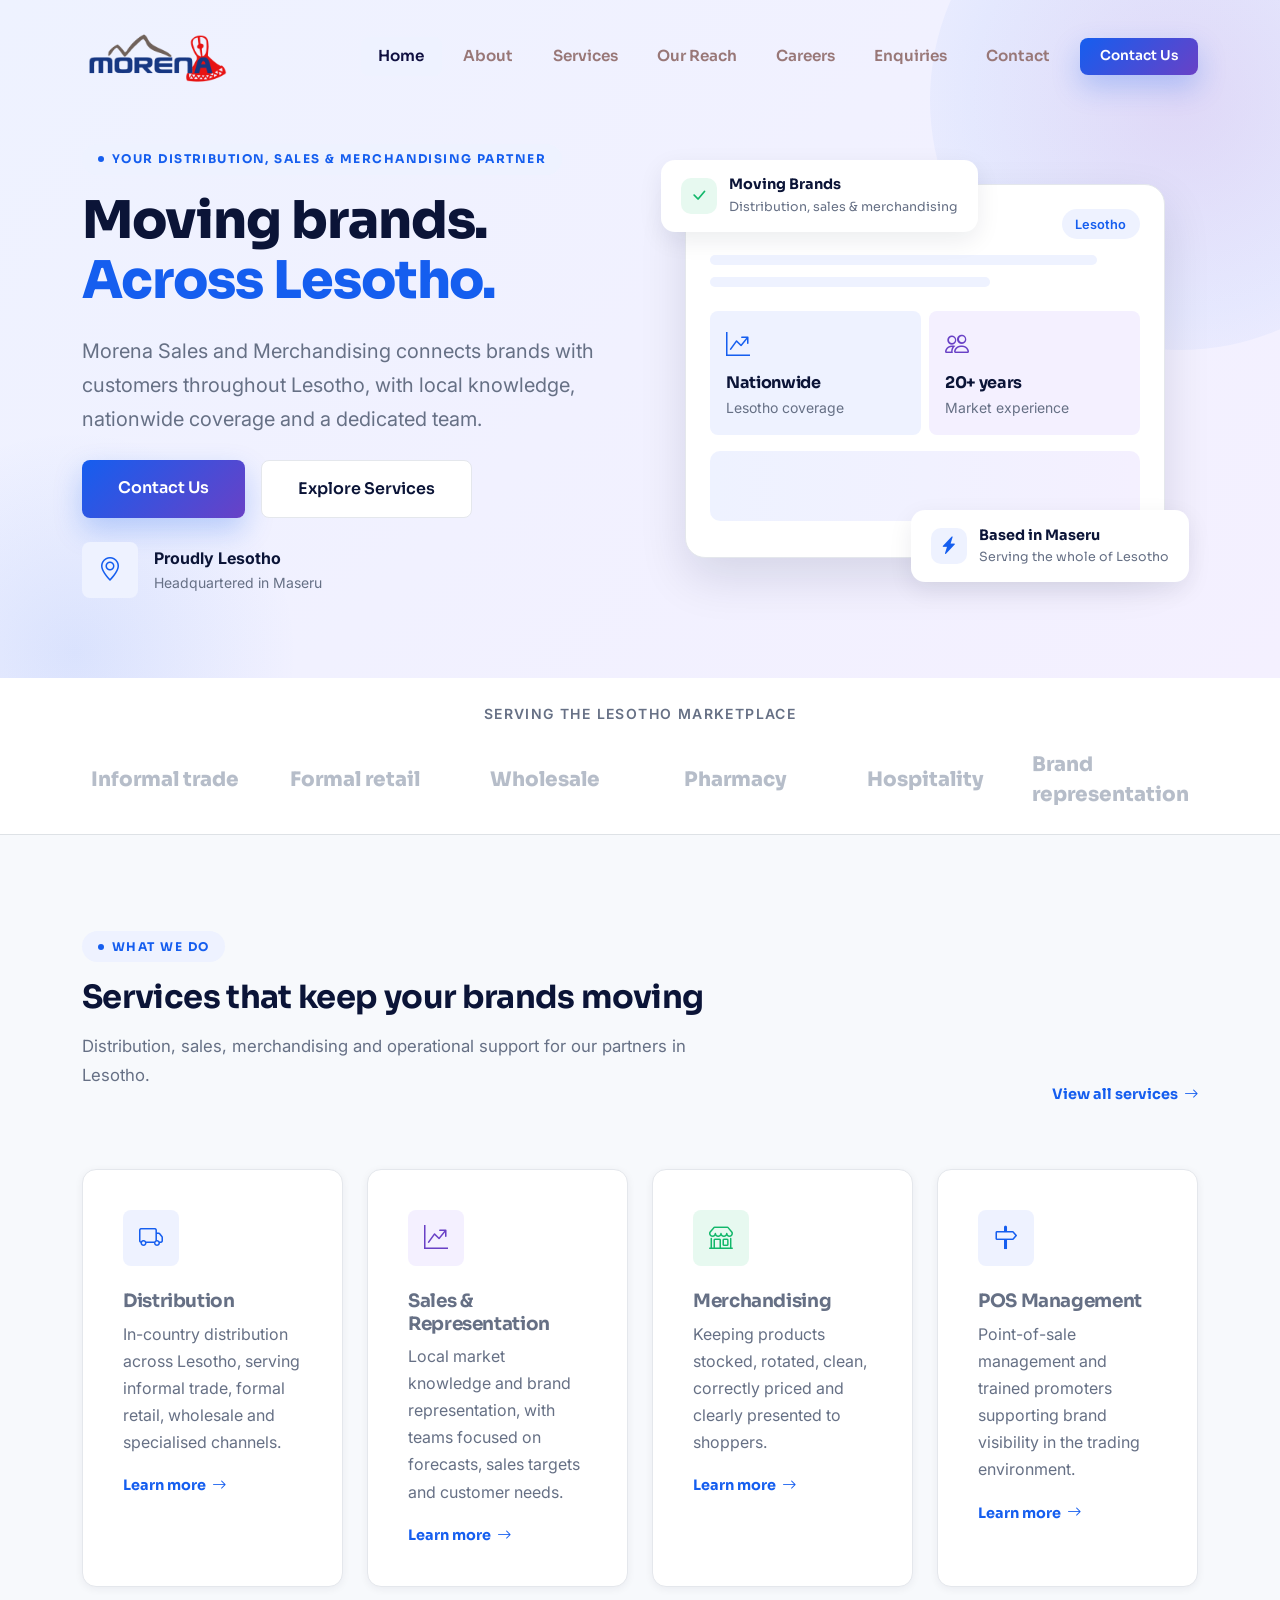
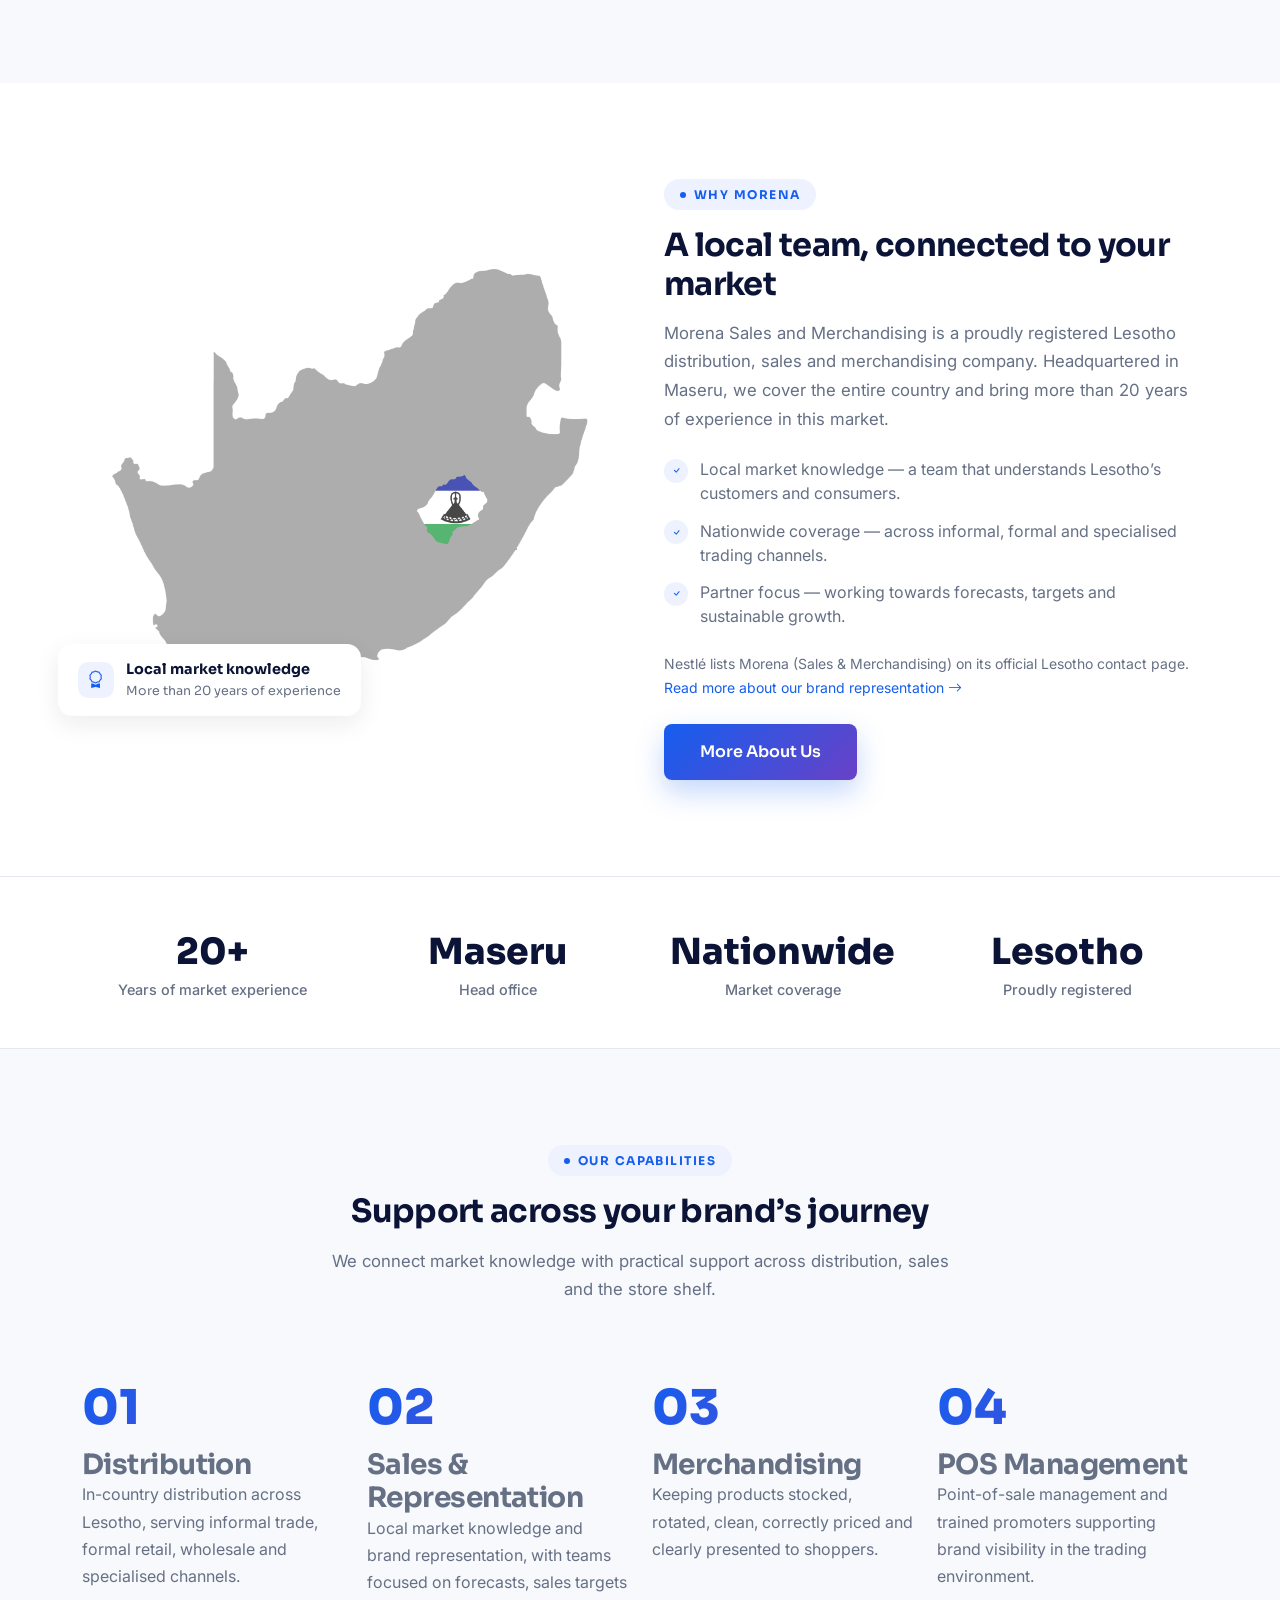
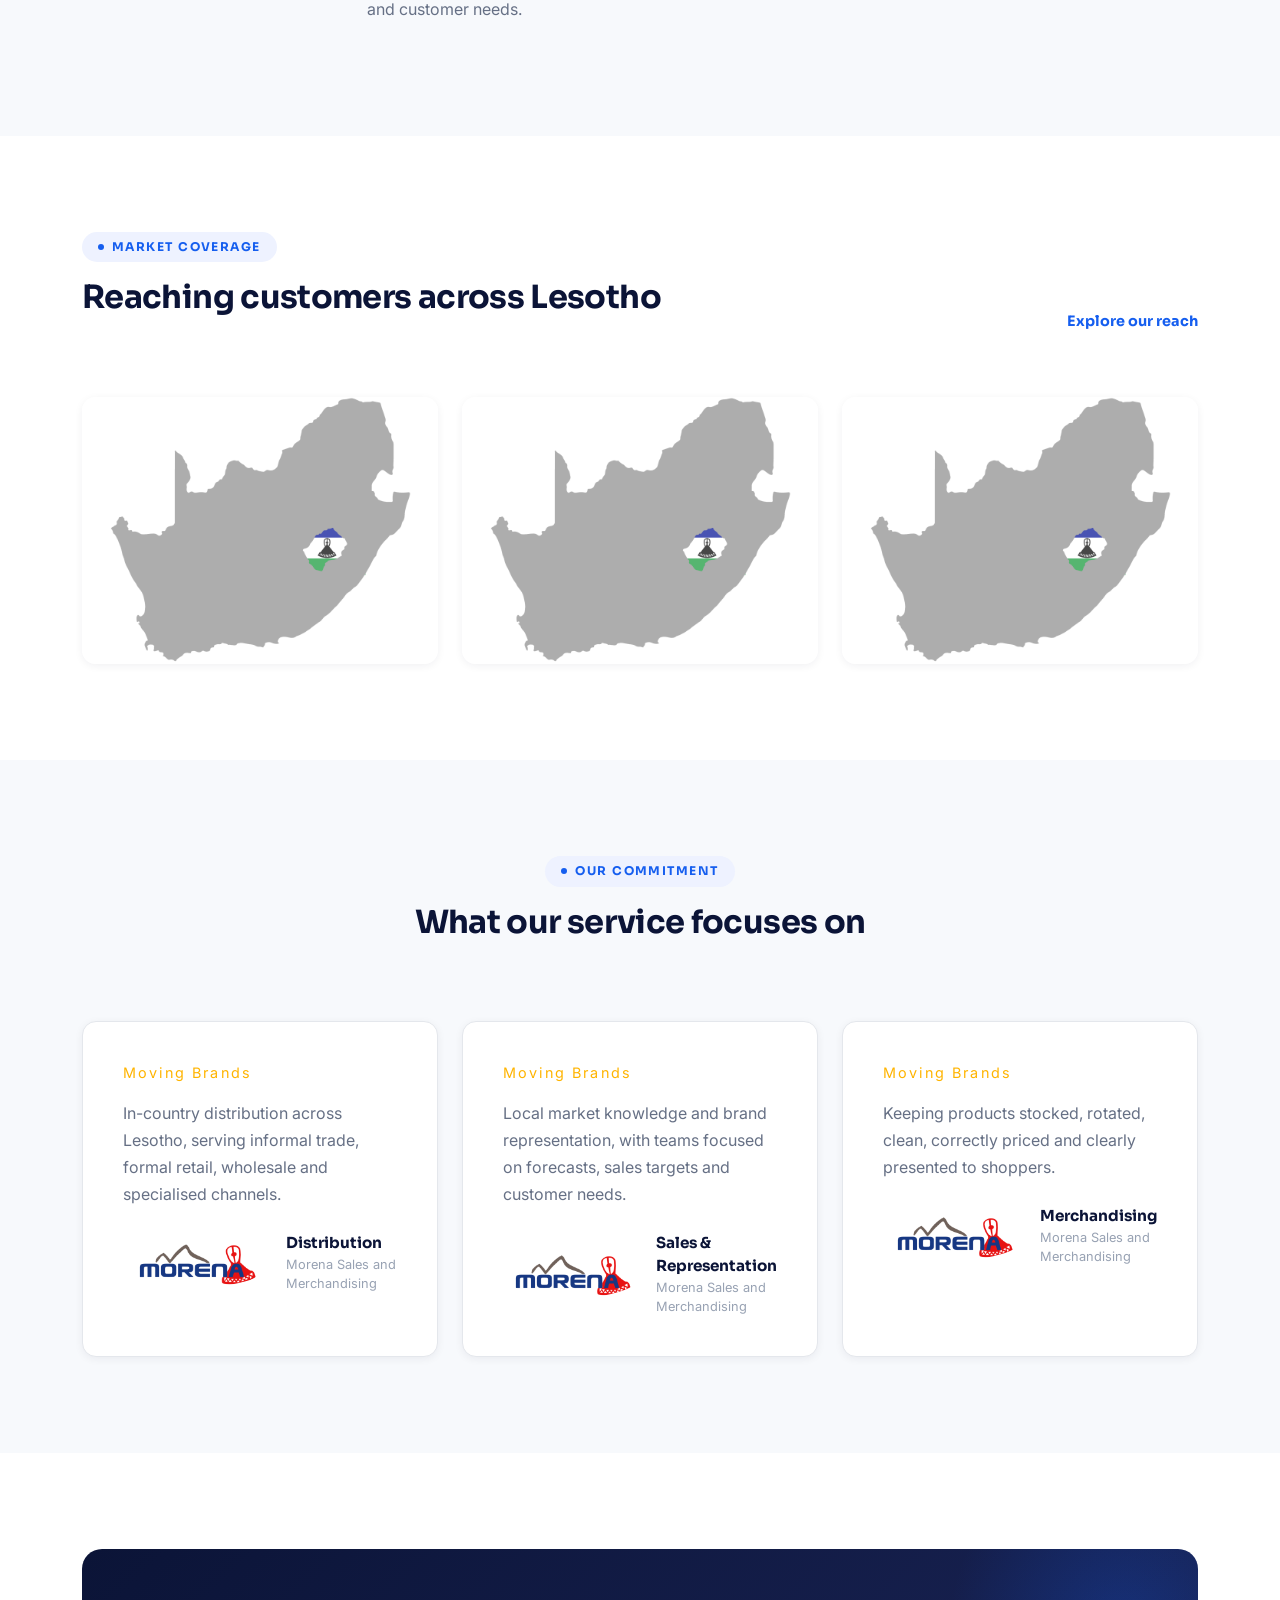
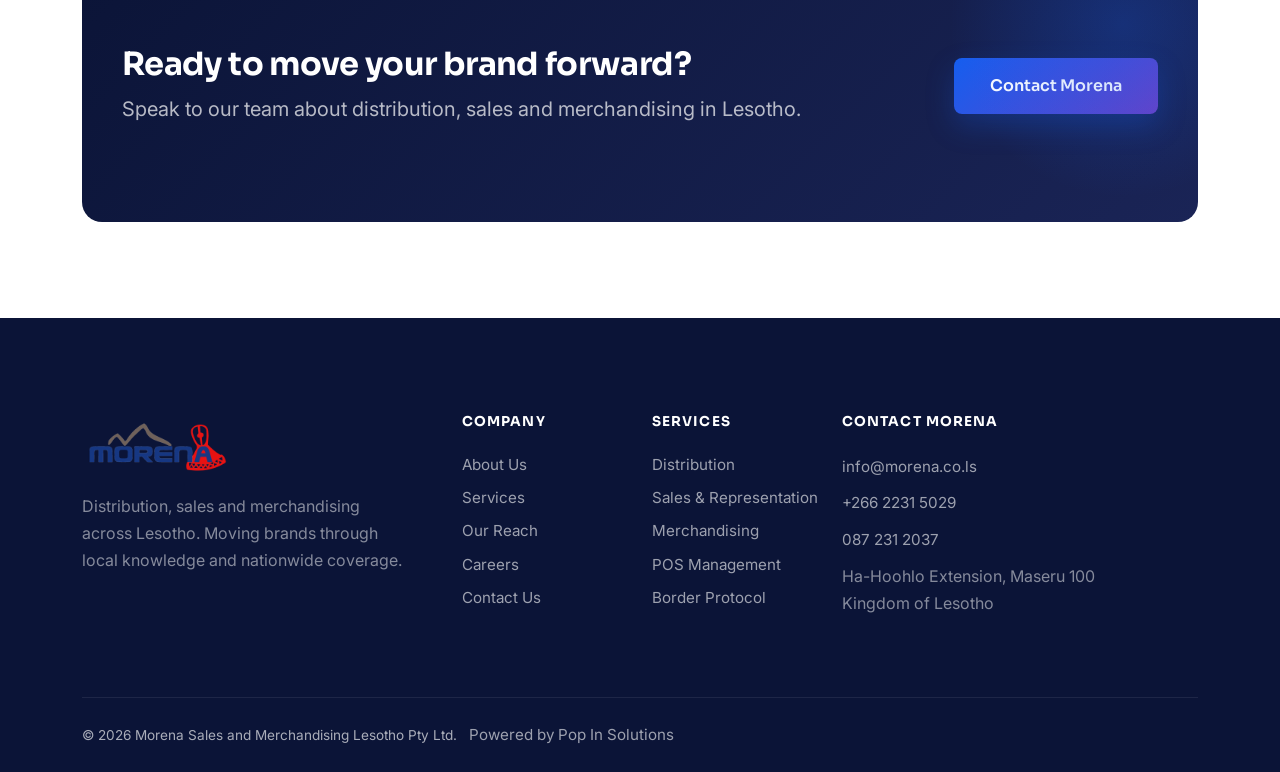
<file: index.html>
<!DOCTYPE html>

<html lang="en" style="overflow-x:clip;">
<head>
<meta charset="utf-8"/>
<meta content="width=device-width, initial-scale=1.0" name="viewport"/>
<title>Morena Sales — Distribution, Sales &amp; Merchandising in Lesotho</title>
<meta content="Morena Sales and Merchandising is a proudly registered Lesotho distribution, sales and merchandising company. Headquartered in Maseru, we cover the entire country and bring more than 20 years of experience in this market." name="description"/>
<meta content="Morena Sales, Lesotho, distribution, sales, merchandising, Maseru" name="keywords"/>
<meta content="Morena Sales — Distribution, Sales &amp; Merchandising in Lesotho" property="og:title"/>
<meta content="Morena Sales and Merchandising is a proudly registered Lesotho distribution, sales and merchandising company. Headquartered in Maseru, we cover the entire country and bring more than 20 years of experience in this market." property="og:description"/>
<meta content="website" property="og:type"/>
<link href="assets/morena-logo.png" rel="icon" type="image/png"/><link href="https://fonts.googleapis.com" rel="preconnect"/>
<link crossorigin="" href="https://fonts.gstatic.com" rel="preconnect"/>
<link href="https://fonts.googleapis.com/css2?family=Inter:wght@400;500;600;700&amp;family=Sora:wght@400;600;700;800&amp;display=swap" rel="stylesheet"/><link href="https://cdn.jsdelivr.net/npm/bootstrap@5.3.3/dist/css/bootstrap.min.css" rel="stylesheet"/><link href="https://cdn.jsdelivr.net/npm/bootstrap-icons@1.11.3/font/bootstrap-icons.css" rel="stylesheet"/><link href="css/custom.css" rel="stylesheet"/>
</head>
<body><nav class="navbar navbar-expand-lg navbar-nexora fixed-top">
<div class="container">
<a class="navbar-brand navbar-brand-custom" href="index.html"><img alt="Morena Sales and Merchandising" height="63" src="assets/morena-logo.png" style="width:151px;height:auto;background:transparent;border-radius:4px;padding:3px;" width="151"/></a>
<button aria-controls="mainNav" aria-expanded="false" aria-label="Toggle navigation" class="navbar-toggler navbar-toggler-custom" data-bs-target="#mainNav" data-bs-toggle="collapse" type="button">
<span class="bar"></span><span class="bar"></span><span class="bar"></span>
</button>
<div class="collapse navbar-collapse" id="mainNav">
<ul class="navbar-nav ms-auto align-items-lg-center gap-1 mt-3 mt-lg-0">
<li class="nav-item"><a class="nav-link nav2 active" href="index.html">Home</a></li>
<li class="nav-item"><a class="nav-link nav2" href="about.html">About</a></li>
<li class="nav-item"><a class="nav-link nav2" href="services.html">Services</a></li>
<li class="nav-item"><a class="nav-link nav2" href="portfolio.html">Our Reach</a></li>
<li class="nav-item"><a class="nav-link nav2" href="blog.html">Careers</a></li>
<li class="nav-item"><a class="nav-link nav2" href="pricing.html">Enquiries</a></li>
<li class="nav-item"><a class="nav-link nav2" href="contact.html">Contact</a></li>
<li class="nav-item ms-lg-2 mt-2 mt-lg-0">
<a class="btn btn-primary btn-sm-custom w-100" href="contact.html">Contact Us</a>
</li>
</ul>
</div>
</div>
</nav><header class="hero">
<div class="container">
<div class="row align-items-center gy-5">
<div class="col-lg-6 hero-content">
<span class="eyebrow">Your distribution, sales &amp; merchandising partner</span>
<h1 class="mb-4">Moving brands. <span class="text-primary-custom">Across Lesotho.</span></h1>
<p class="fs-5 mb-4" style="max-width: 540px;">Morena Sales and Merchandising connects brands with customers throughout Lesotho, with local knowledge, nationwide coverage and a dedicated team.</p>
<div class="d-flex flex-wrap gap-3 mb-4 justify-content-lg-start justify-content-center">
<a class="btn btn-primary btn-lg-custom" href="contact.html">Contact Us</a>
<a class="btn btn-light-custom btn-lg-custom" href="services.html">Explore Services</a>
</div>
<div class="d-flex align-items-center gap-3 justify-content-lg-start justify-content-center"><div class="icon-box icon-box-primary"><i class="bi bi-geo-alt"></i></div><div><strong class="text-navy">Proudly Lesotho</strong><br/><small class="text-slate">Headquartered in Maseru</small></div></div>
</div>
<div class="col-lg-6">
<div class="hero-visual position-relative mx-auto" style="max-width: 480px;">
<div class="hero-mock-card">
<div class="d-flex justify-content-between align-items-center mb-3">
<div class="d-flex gap-2">
<span style="width:10px;height:10px;border-radius:50%;background:#FF5F56;display:block;"></span>
<span style="width:10px;height:10px;border-radius:50%;background:#FFBD2E;display:block;"></span>
<span style="width:10px;height:10px;border-radius:50%;background:#27C93F;display:block;"></span>
</div>
<span class="badge-soft">Lesotho</span>
</div>
<div class="mock-bar" style="width: 90%;"></div>
<div class="mock-bar" style="width: 65%;"></div>
<div class="row g-2 my-3">
<div class="col-6">
<div class="p-3 rounded-3" style="background: var(--n-bg-alt);">
<i class="bi bi-graph-up-arrow text-primary-custom fs-4"></i>
<div class="fw-bold text-navy mt-2 font-display">Nationwide</div>
<small class="text-slate">Lesotho coverage</small>
</div>
</div>
<div class="col-6">
<div class="p-3 rounded-3" style="background: #F4F0FF;">
<i class="bi bi-people text-primary-custom fs-4" style="color:var(--n-secondary) !important;"></i>
<div class="fw-bold text-navy mt-2 font-display">20+ years</div>
<small class="text-slate">Market experience</small>
</div>
</div>
</div>
<div class="mock-bar" style="width: 100%; height: 70px; border-radius: 10px; background: linear-gradient(90deg, var(--n-bg-alt), #F4F0FF);"></div>
</div>
<div class="hero-float-badge badge-1 d-none d-sm-flex">
<div class="icon-box icon-box-success" style="width:36px;height:36px;border-radius:10px;font-size:1.1rem;"><i class="bi bi-check-lg"></i></div>
<div>Moving Brands<br/><small class="text-slate fw-normal">Distribution, sales &amp; merchandising</small></div>
</div>
<div class="hero-float-badge badge-2 d-none d-sm-flex">
<div class="icon-box icon-box-primary" style="width:36px;height:36px;border-radius:10px;font-size:1.1rem;"><i class="bi bi-lightning-charge-fill"></i></div>
<div>Based in Maseru<br/><small class="text-slate fw-normal">Serving the whole of Lesotho</small></div>
</div>
</div>
</div>
</div>
</div>
</header><section class="py-4 bg-white border-bottom">
<div class="container">
<p class="text-center text-slate small fw-semibold text-uppercase mb-4" style="letter-spacing:0.1em;">Serving the Lesotho marketplace</p>
<div class="row align-items-center justify-content-center g-4">
<div class="col-4 col-md-2"><div class="logo-cloud-item">Informal trade</div></div>
<div class="col-4 col-md-2"><div class="logo-cloud-item">Formal retail</div></div>
<div class="col-4 col-md-2"><div class="logo-cloud-item">Wholesale</div></div>
<div class="col-4 col-md-2"><div class="logo-cloud-item">Pharmacy</div></div>
<div class="col-4 col-md-2"><div class="logo-cloud-item">Hospitality</div></div>
<div class="col-4 col-md-2"><div class="logo-cloud-item">Brand representation</div></div>
</div>
</div>
</section><section class="section bg-soft">
<div class="container">
<div class="row section-header align-items-end">
<div class="col-lg-7 reveal">
<span class="eyebrow">What we do</span>
<h2 class="section-title">Services that keep your brands moving</h2>
<p class="section-subtitle">Distribution, sales, merchandising and operational support for our partners in Lesotho.</p>
</div>
<div class="col-lg-5 text-lg-end mt-3 mt-lg-0 reveal">
<a class="card-link-arrow" href="services.html">View all services <i class="bi bi-arrow-right"></i></a>
</div>
</div>
<div class="row g-4">
<div class="col-md-6 col-lg-3 reveal">
<div class="card-premium">
<div class="icon-box icon-box-primary mb-4"><i class="bi bi-truck"></i></div>
<h3 class="card-title">Distribution</h3>
<p class="mb-3">In-country distribution across Lesotho, serving informal trade, formal retail, wholesale and specialised channels.</p>
<a class="card-link-arrow" href="service-details.html">Learn more <i class="bi bi-arrow-right"></i></a>
</div>
</div>
<div class="col-md-6 col-lg-3 reveal">
<div class="card-premium">
<div class="icon-box icon-box-secondary mb-4"><i class="bi bi-graph-up-arrow"></i></div>
<h3 class="card-title">Sales &amp; Representation</h3>
<p class="mb-3">Local market knowledge and brand representation, with teams focused on forecasts, sales targets and customer needs.</p>
<a class="card-link-arrow" href="service-details.html">Learn more <i class="bi bi-arrow-right"></i></a>
</div>
</div>
<div class="col-md-6 col-lg-3 reveal">
<div class="card-premium">
<div class="icon-box icon-box-success mb-4"><i class="bi bi-shop"></i></div>
<h3 class="card-title">Merchandising</h3>
<p class="mb-3">Keeping products stocked, rotated, clean, correctly priced and clearly presented to shoppers.</p>
<a class="card-link-arrow" href="service-details.html">Learn more <i class="bi bi-arrow-right"></i></a>
</div>
</div>
<div class="col-md-6 col-lg-3 reveal">
<div class="card-premium">
<div class="icon-box icon-box-primary mb-4"><i class="bi bi-signpost"></i></div>
<h3 class="card-title">POS Management</h3>
<p class="mb-3">Point-of-sale management and trained promoters supporting brand visibility in the trading environment.</p>
<a class="card-link-arrow" href="service-details.html">Learn more <i class="bi bi-arrow-right"></i></a>
</div>
</div>
</div>
</div>
</section><section class="section">
<div class="container">
<div class="row align-items-center g-4 g-lg-5">
<div class="col-lg-6 reveal">
<div class="position-relative">
<img alt="Lesotho highlighted on a map of South Africa" class="rounded-img w-100" src="assets/lesotho.png" style="width:100%;object-fit:contain;background:#fff;"/>
<div class="hero-float-badge badge-2 d-none d-sm-flex" style="position:absolute; bottom:-1.5rem; left:-1.5rem; right:auto;">
<div class="icon-box icon-box-primary" style="width:36px;height:36px;border-radius:10px;font-size:1.1rem;"><i class="bi bi-award"></i></div>
<div>Local market knowledge<br/><small class="text-slate fw-normal">More than 20 years of experience</small></div>
</div>
</div>
</div>
<div class="col-lg-6 reveal">
<span class="eyebrow">Why Morena</span>
<h2 class="section-title">A local team, connected to your market</h2>
<p class="section-subtitle mb-4">Morena Sales and Merchandising is a proudly registered Lesotho distribution, sales and merchandising company. Headquartered in Maseru, we cover the entire country and bring more than 20 years of experience in this market.</p>
<ul class="list-check mb-4">
<li><i class="bi bi-check"></i><div>Local market knowledge — a team that understands Lesotho’s customers and consumers.</div></li>
<li><i class="bi bi-check"></i><div>Nationwide coverage — across informal, formal and specialised trading channels.</div></li>
<li><i class="bi bi-check"></i><div>Partner focus — working towards forecasts, targets and sustainable growth.</div></li>
</ul><p class="small mb-4">Nestlé lists Morena (Sales &amp; Merchandising) on its official Lesotho contact page. <a class="text-primary-custom" href="about.html#brand-representation">Read more about our brand representation <i aria-hidden="true" class="bi bi-arrow-right"></i></a></p>
<a class="btn btn-primary btn-lg-custom" href="about.html">More About Us</a>
</div>
</div>
</div>
</section><section class="stats-strip py-5 bg-white">
<div class="container">
<div class="row text-center g-4">
<div class="col-6 col-md-3 stat-item reveal">
<div class="stat-number">20+</div>
<div class="stat-label">Years of market experience</div>
</div>
<div class="col-6 col-md-3 stat-item reveal">
<div class="stat-number">Maseru</div>
<div class="stat-label">Head office</div>
</div>
<div class="col-6 col-md-3 stat-item reveal">
<div class="stat-number">Nationwide</div>
<div class="stat-label">Market coverage</div>
</div>
<div class="col-6 col-md-3 stat-item reveal">
<div class="stat-number">Lesotho</div>
<div class="stat-label">Proudly registered</div>
</div>
</div>
</div>
</section><section class="section bg-soft">
<div class="container">
<div class="row section-header justify-content-center text-center">
<div class="col-lg-7 reveal">
<span class="eyebrow">Our capabilities</span>
<h2 class="section-title">Support across your brand’s journey</h2>
<p class="section-subtitle mx-auto">We connect market knowledge with practical support across distribution, sales and the store shelf.</p>
</div>
</div>
<div class="row g-4">
<div class="col-md-6 col-lg-3 reveal">
<div class="process-step">
<span class="process-number">01</span>
<h3 class="card-title">Distribution</h3>
<p>In-country distribution across Lesotho, serving informal trade, formal retail, wholesale and specialised channels.</p>
</div>
</div>
<div class="col-md-6 col-lg-3 reveal">
<div class="process-step">
<span class="process-number">02</span>
<h3 class="card-title">Sales &amp; Representation</h3>
<p>Local market knowledge and brand representation, with teams focused on forecasts, sales targets and customer needs.</p>
</div>
</div>
<div class="col-md-6 col-lg-3 reveal">
<div class="process-step">
<span class="process-number">03</span>
<h3 class="card-title">Merchandising</h3>
<p>Keeping products stocked, rotated, clean, correctly priced and clearly presented to shoppers.</p>
</div>
</div>
<div class="col-md-6 col-lg-3 reveal">
<div class="process-step">
<span class="process-number">04</span>
<h3 class="card-title">POS Management</h3>
<p>Point-of-sale management and trained promoters supporting brand visibility in the trading environment.</p>
</div>
</div>
</div>
</div>
</section><section class="section">
<div class="container">
<div class="row section-header align-items-end">
<div class="col-lg-7 reveal">
<span class="eyebrow">Market coverage</span>
<h2 class="section-title">Reaching customers across Lesotho</h2>
</div>
<div class="col-lg-5 text-lg-end mt-3 mt-lg-0 reveal">
<a class="card-link-arrow" href="portfolio.html">Explore our reach</a>
</div>
</div>
<div class="row g-4">
<div class="col-md-6 col-lg-4 reveal">
<a class="portfolio-card d-block" href="portfolio.html">
<img alt="Lesotho highlighted on a map of South Africa" src="assets/lesotho.png" style="width:100%;object-fit:contain;background:#fff;"/>
<div class="portfolio-overlay">
<span>Lesotho market coverage</span>
<h5>Informal trade</h5>
</div>
</a>
</div>
<div class="col-md-6 col-lg-4 reveal">
<a class="portfolio-card d-block" href="portfolio.html">
<img alt="Lesotho highlighted on a map of South Africa" src="assets/lesotho.png" style="width:100%;object-fit:contain;background:#fff;"/>
<div class="portfolio-overlay">
<span>Lesotho market coverage</span>
<h5>Formal retail</h5>
</div>
</a>
</div>
<div class="col-md-6 col-lg-4 reveal">
<a class="portfolio-card d-block" href="portfolio.html">
<img alt="Lesotho highlighted on a map of South Africa" src="assets/lesotho.png" style="width:100%;object-fit:contain;background:#fff;"/>
<div class="portfolio-overlay">
<span>Lesotho market coverage</span>
<h5>Wholesale</h5>
</div>
</a>
</div>
</div>
</div>
</section><section class="section bg-soft">
<div class="container">
<div class="row section-header justify-content-center text-center">
<div class="col-lg-7 reveal">
<span class="eyebrow">Our commitment</span>
<h2 class="section-title">What our service focuses on</h2>
</div>
</div>
<div class="row g-4">
<div class="col-md-6 col-lg-4 reveal">
<div class="testimonial-card">
<div class="stars">Moving Brands</div>
<p>In-country distribution across Lesotho, serving informal trade, formal retail, wholesale and specialised channels.</p>
<div class="testimonial-author">
<img alt="Morena Sales" src="assets/morena-logo.png" style="width:100%;object-fit:contain;background:transparent;"/>
<div>
<div class="name">Distribution</div>
<div class="role">Morena Sales and Merchandising</div>
</div>
</div>
</div>
</div>
<div class="col-md-6 col-lg-4 reveal">
<div class="testimonial-card">
<div class="stars">Moving Brands</div>
<p>Local market knowledge and brand representation, with teams focused on forecasts, sales targets and customer needs.</p>
<div class="testimonial-author">
<img alt="Morena Sales" src="assets/morena-logo.png" style="width:100%;object-fit:contain;background:transparent;"/>
<div>
<div class="name">Sales &amp; Representation</div>
<div class="role">Morena Sales and Merchandising</div>
</div>
</div>
</div>
</div>
<div class="col-md-6 col-lg-4 reveal">
<div class="testimonial-card">
<div class="stars">Moving Brands</div>
<p>Keeping products stocked, rotated, clean, correctly priced and clearly presented to shoppers.</p>
<div class="testimonial-author">
<img alt="Morena Sales" src="assets/morena-logo.png" style="width:100%;object-fit:contain;background:transparent;"/>
<div>
<div class="name">Merchandising</div>
<div class="role">Morena Sales and Merchandising</div>
</div>
</div>
</div>
</div>
</div>
</div>
</section><section class="section">
<div class="container">
<div class="cta-section reveal">
<div class="row align-items-center">
<div class="col-lg-8">
<h2 class="mb-2">Ready to move your brand forward?</h2>
<p class="mb-0 fs-5">Speak to our team about distribution, sales and merchandising in Lesotho.</p>
</div>
<div class="col-lg-4 text-lg-end mt-4 mt-lg-0">
<a class="btn btn-primary btn-lg-custom" href="contact.html">Contact Morena</a>
</div>
</div>
</div>
</div>
</section><footer class="footer-nexora">
<div class="container">
<div class="row gy-4">
<div class="col-lg-4 col-md-6">
<a class="navbar-brand-custom d-inline-block mb-3" href="index.html" style="color:#fff !important;"><img alt="Morena Sales and Merchandising" height="63" src="assets/morena-logo.png" style="width:151px;height:auto;background:transparent;border-radius:4px;padding:3px;" width="151"/></a>
<p class="text-white-50 mb-4" style="max-width:320px;">Distribution, sales and merchandising across Lesotho. Moving brands through local knowledge and nationwide coverage.</p>
<div class="d-flex gap-2">
</div>
</div>
<div class="col-lg-2 col-md-6 col-6">
<h6>Company</h6>
<a href="about.html">About Us</a>
<a href="services.html">Services</a>
<a href="portfolio.html">Our Reach</a>
<a href="blog.html">Careers</a>
<a href="contact.html">Contact Us</a>
</div>
<div class="col-lg-2 col-md-6 col-6">
<h6>Services</h6>
<a href="service-details.html">Distribution</a>
<a href="service-details.html">Sales &amp; Representation</a>
<a href="service-details.html">Merchandising</a>
<a href="service-details.html">POS Management</a>
<a href="service-details.html">Border Protocol</a>
</div>
<div class="col-lg-4 col-md-6">
<h6>Contact Morena</h6>
<p class="text-white-50 mb-3"><a href="mailto:info@morena.co.ls">info@morena.co.ls</a><a href="tel:+26622315029">+266 2231 5029</a><a href="tel:0872312037">087 231 2037</a>Ha-Hoohlo Extension, Maseru 100<br/>Kingdom of Lesotho</p>
</div>
</div>
<div class="footer-bottom d-flex flex-column flex-md-row justify-content-between align-items-center gap-2 text-center text-md-start">
<p class="mb-0">© 2026 Morena Sales and Merchandising Lesotho Pty Ltd. <a class="ms-2 d-inline mb-0" href="https://popinsolutions.co.za/">Powered by Pop In Solutions</a></p>
<div class="d-flex gap-4">
</div>
</div>
</div>
</footer>
<button aria-label="Back to top" class="back-to-top"><i class="bi bi-arrow-up"></i></button><script src="https://cdn.jsdelivr.net/npm/bootstrap@5.3.3/dist/js/bootstrap.bundle.min.js"></script>
<script src="js/main.js"></script>
</body>
</html>
</file>
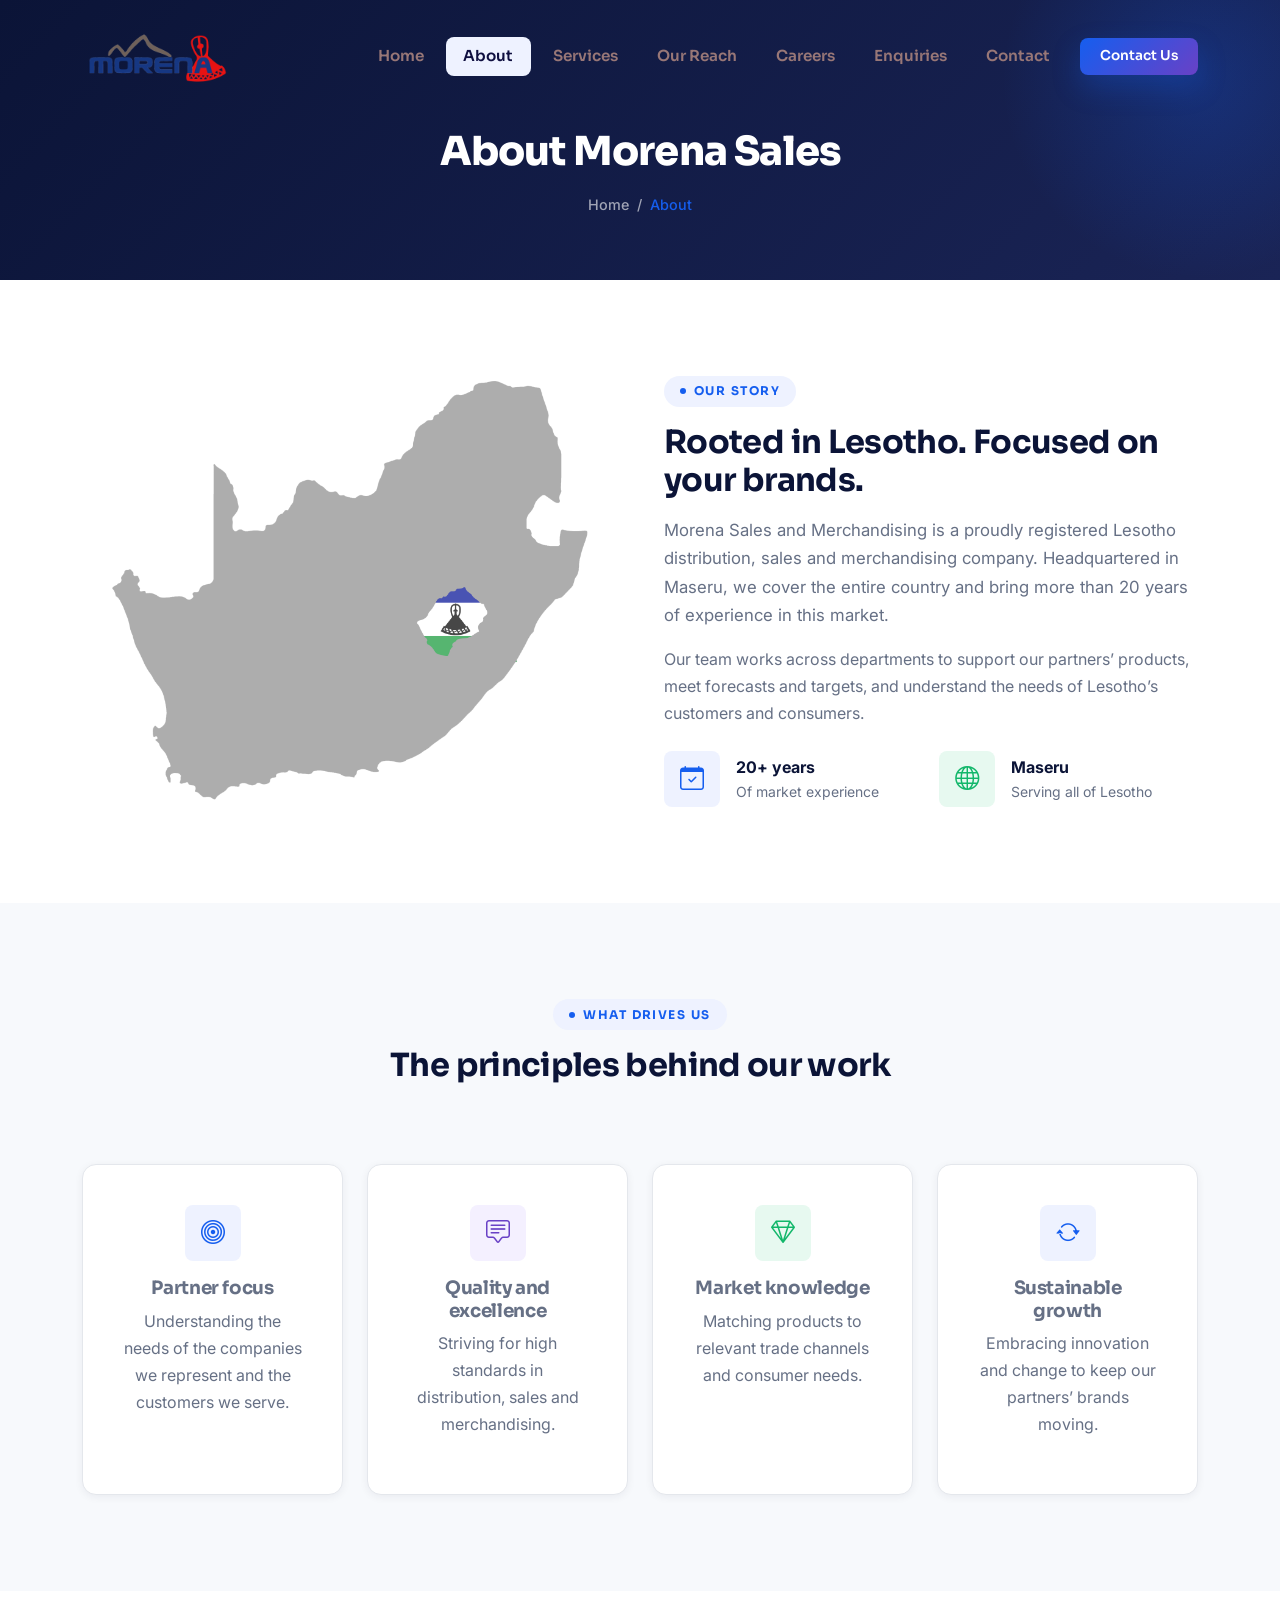
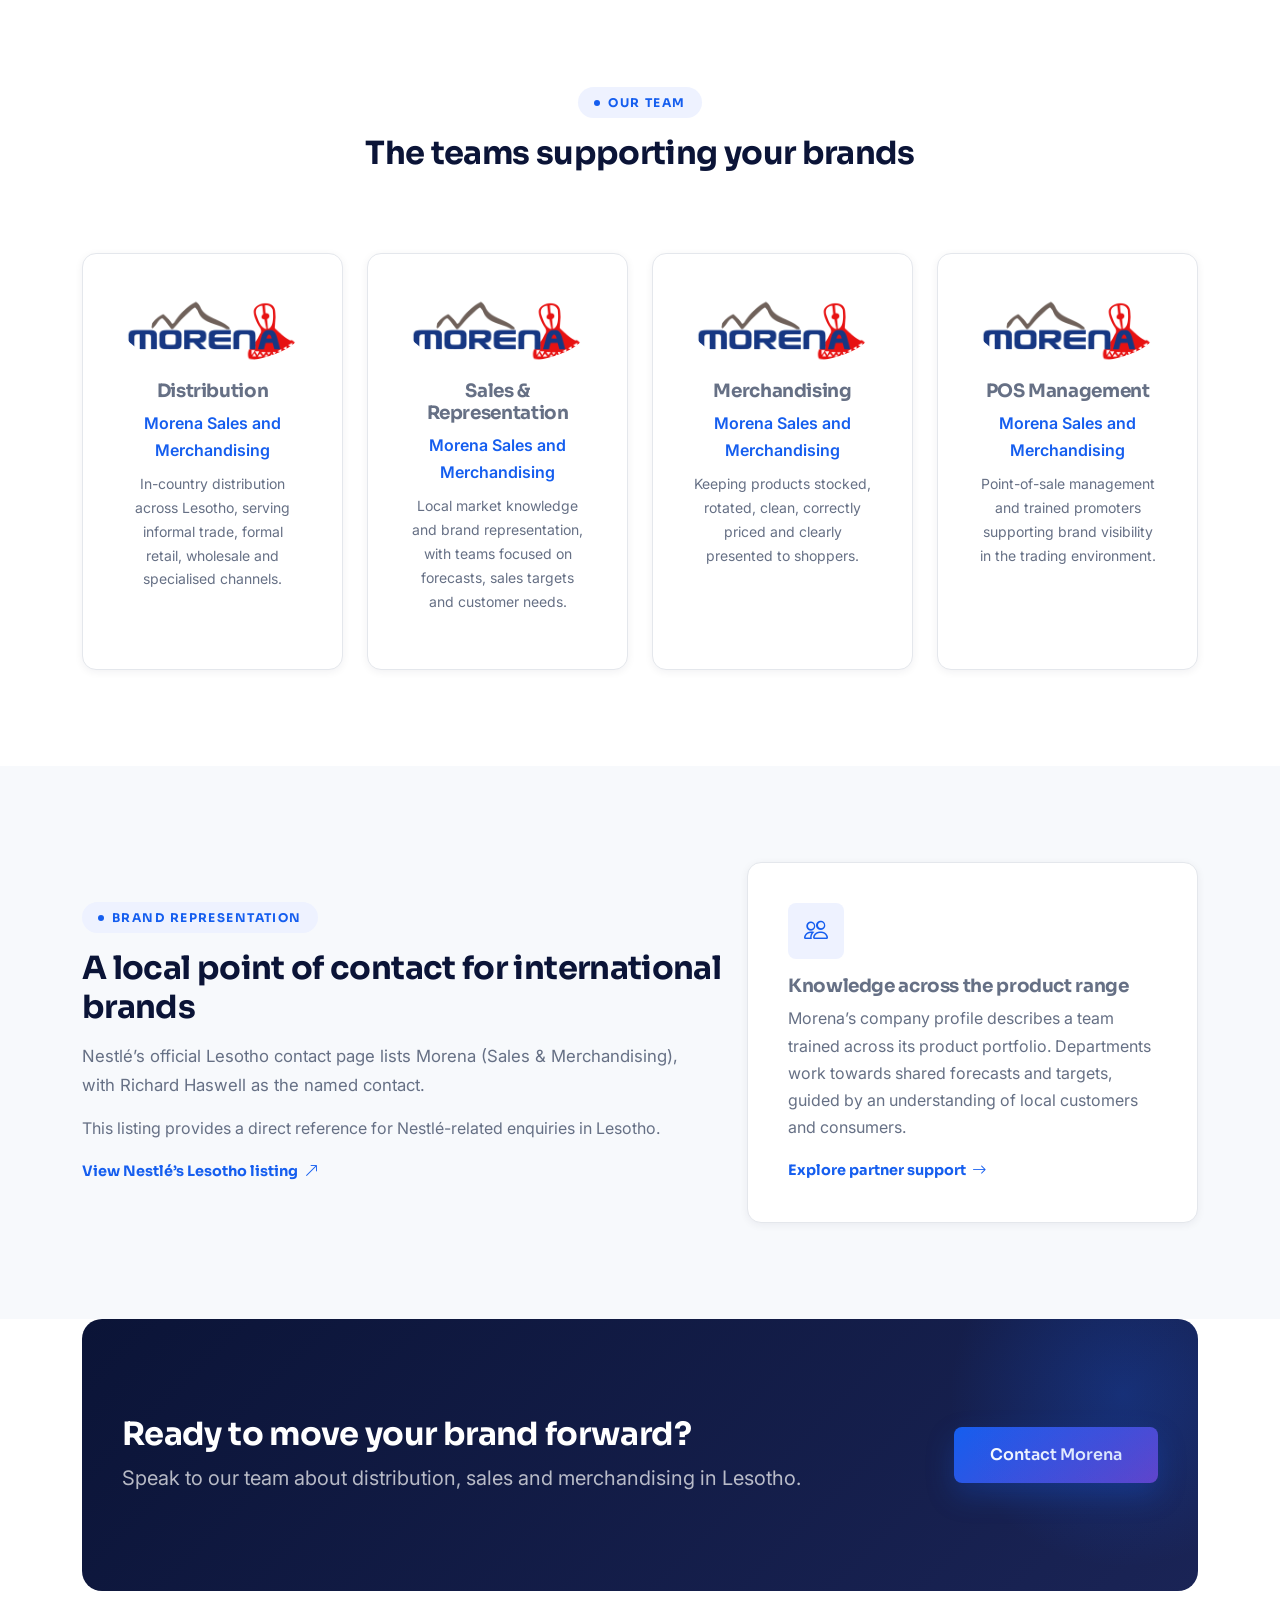
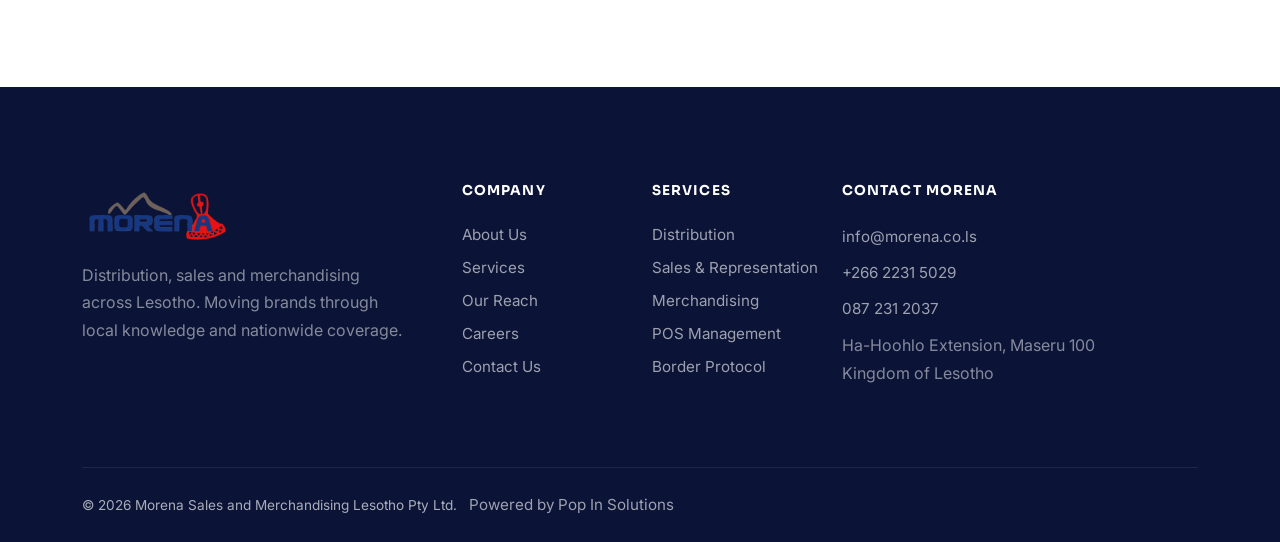
<file: about.html>
<!DOCTYPE html>

<html lang="en" style="overflow-x:clip;">
<head>
<meta charset="utf-8"/>
<meta content="width=device-width, initial-scale=1.0" name="viewport"/>
<title>About Morena Sales</title>
<meta content="Morena Sales and Merchandising is a proudly registered Lesotho distribution, sales and merchandising company. Headquartered in Maseru, we cover the entire country and bring more than 20 years of experience in this market." name="description"/>
<link href="assets/morena-logo.png" rel="icon" type="image/png"/>
<link href="https://fonts.googleapis.com" rel="preconnect"/>
<link crossorigin="" href="https://fonts.gstatic.com" rel="preconnect"/>
<link href="https://fonts.googleapis.com/css2?family=Inter:wght@400;500;600;700&amp;family=Sora:wght@400;600;700;800&amp;display=swap" rel="stylesheet"/>
<link href="https://cdn.jsdelivr.net/npm/bootstrap@5.3.3/dist/css/bootstrap.min.css" rel="stylesheet"/>
<link href="https://cdn.jsdelivr.net/npm/bootstrap-icons@1.11.3/font/bootstrap-icons.css" rel="stylesheet"/>
<link href="css/custom.css" rel="stylesheet"/>
</head>
<body>
<nav class="navbar navbar-expand-lg navbar-nexora fixed-top">
<div class="container">
<a class="navbar-brand navbar-brand-custom" href="index.html"><img alt="Morena Sales and Merchandising" height="63" src="assets/morena-logo.png" style="width:151px;height:auto;background:transparent;border-radius:4px;padding:3px;" width="151"/></a>
<button aria-controls="mainNav" aria-expanded="false" aria-label="Toggle navigation" class="navbar-toggler navbar-toggler-custom" data-bs-target="#mainNav" data-bs-toggle="collapse" type="button">
<span class="bar"></span><span class="bar"></span><span class="bar"></span>
</button>
<div class="collapse navbar-collapse" id="mainNav">
<ul class="navbar-nav ms-auto align-items-lg-center gap-1 mt-3 mt-lg-0">
<li class="nav-item"><a class="nav-link" href="index.html">Home</a></li>
<li class="nav-item"><a class="nav-link active" href="about.html">About</a></li>
<li class="nav-item"><a class="nav-link" href="services.html">Services</a></li>
<li class="nav-item"><a class="nav-link" href="portfolio.html">Our Reach</a></li>
<li class="nav-item"><a class="nav-link" href="blog.html">Careers</a></li>
<li class="nav-item"><a class="nav-link" href="pricing.html">Enquiries</a></li>
<li class="nav-item"><a class="nav-link" href="contact.html">Contact</a></li>
<li class="nav-item ms-lg-2 mt-2 mt-lg-0">
<a class="btn btn-primary btn-sm-custom w-100" href="contact.html">Contact Us</a>
</li>
</ul>
</div>
</div>
</nav><header class="page-header">
<div class="container">
<h1 class="mb-3">About Morena Sales</h1>
<div class="breadcrumb-custom">
<a href="index.html">Home</a> <span>/</span> <span class="active">About</span>
</div>
</div>
</header><section class="section">
<div class="container">
<div class="row align-items-center g-4 g-lg-5">
<div class="col-lg-6 reveal">
<img alt="Lesotho highlighted on a map of South Africa" class="rounded-img w-100" src="assets/lesotho.png" style="width:100%;object-fit:contain;background:#fff;"/>
</div>
<div class="col-lg-6 reveal">
<span class="eyebrow">Our story</span>
<h2 class="section-title">Rooted in Lesotho. Focused on your brands.</h2>
<p class="section-subtitle mb-3">Morena Sales and Merchandising is a proudly registered Lesotho distribution, sales and merchandising company. Headquartered in Maseru, we cover the entire country and bring more than 20 years of experience in this market.</p>
<p class="mb-4">Our team works across departments to support our partners’ products, meet forecasts and targets, and understand the needs of Lesotho’s customers and consumers.</p>
<div class="row g-3">
<div class="col-6">
<div class="d-flex align-items-center gap-3">
<div class="icon-box icon-box-primary"><i class="bi bi-calendar-check"></i></div>
<div><strong class="text-navy d-block">20+ years</strong><small class="text-slate">Of market experience</small></div>
</div>
</div>
<div class="col-6">
<div class="d-flex align-items-center gap-3">
<div class="icon-box icon-box-success"><i class="bi bi-globe"></i></div>
<div><strong class="text-navy d-block">Maseru</strong><small class="text-slate">Serving all of Lesotho</small></div>
</div>
</div>
</div>
</div>
</div>
</div>
</section><section class="section bg-soft">
<div class="container">
<div class="row section-header justify-content-center text-center">
<div class="col-lg-7 reveal">
<span class="eyebrow">What drives us</span>
<h2 class="section-title">The principles behind our work</h2>
</div>
</div>
<div class="row g-4">
<div class="col-md-6 col-lg-3 reveal">
<div class="card-premium text-center">
<div class="icon-box icon-box-primary mx-auto mb-3"><i class="bi bi-bullseye"></i></div>
<h3 class="card-title">Partner focus</h3>
<p>Understanding the needs of the companies we represent and the customers we serve.</p>
</div>
</div>
<div class="col-md-6 col-lg-3 reveal">
<div class="card-premium text-center">
<div class="icon-box icon-box-secondary mx-auto mb-3"><i class="bi bi-chat-square-text"></i></div>
<h3 class="card-title">Quality and excellence</h3>
<p>Striving for high standards in distribution, sales and merchandising.</p>
</div>
</div>
<div class="col-md-6 col-lg-3 reveal">
<div class="card-premium text-center">
<div class="icon-box icon-box-success mx-auto mb-3"><i class="bi bi-gem"></i></div>
<h3 class="card-title">Market knowledge</h3>
<p>Matching products to relevant trade channels and consumer needs.</p>
</div>
</div>
<div class="col-md-6 col-lg-3 reveal">
<div class="card-premium text-center">
<div class="icon-box icon-box-primary mx-auto mb-3"><i class="bi bi-arrow-repeat"></i></div>
<h3 class="card-title">Sustainable growth</h3>
<p>Embracing innovation and change to keep our partners’ brands moving.</p>
</div>
</div>
</div>
</div>
</section><section class="section">
<div class="container">
<div class="row section-header justify-content-center text-center">
<div class="col-lg-7 reveal">
<span class="eyebrow">Our team</span>
<h2 class="section-title">The teams supporting your brands</h2>
</div>
</div>
<div class="row g-4">
<div class="col-md-6 col-lg-3 reveal">
<div class="card-premium text-center">
<img alt="Morena Sales" class="rounded-circle mb-3" src="assets/morena-logo.png" style="width:100%;object-fit:contain;background:transparent;"/>
<h3 class="card-title">Distribution</h3>
<p class="text-primary-custom fw-semibold mb-2">Morena Sales and Merchandising</p>
<p class="small">In-country distribution across Lesotho, serving informal trade, formal retail, wholesale and specialised channels.</p>
</div>
</div>
<div class="col-md-6 col-lg-3 reveal">
<div class="card-premium text-center">
<img alt="Morena Sales" class="rounded-circle mb-3" src="assets/morena-logo.png" style="width:100%;object-fit:contain;background:transparent;"/>
<h3 class="card-title">Sales &amp; Representation</h3>
<p class="text-primary-custom fw-semibold mb-2">Morena Sales and Merchandising</p>
<p class="small">Local market knowledge and brand representation, with teams focused on forecasts, sales targets and customer needs.</p>
</div>
</div>
<div class="col-md-6 col-lg-3 reveal">
<div class="card-premium text-center">
<img alt="Morena Sales" class="rounded-circle mb-3" src="assets/morena-logo.png" style="width:100%;object-fit:contain;background:transparent;"/>
<h3 class="card-title">Merchandising</h3>
<p class="text-primary-custom fw-semibold mb-2">Morena Sales and Merchandising</p>
<p class="small">Keeping products stocked, rotated, clean, correctly priced and clearly presented to shoppers.</p>
</div>
</div>
<div class="col-md-6 col-lg-3 reveal">
<div class="card-premium text-center">
<img alt="Morena Sales" class="rounded-circle mb-3" src="assets/morena-logo.png" style="width:100%;object-fit:contain;background:transparent;"/>
<h3 class="card-title">POS Management</h3>
<p class="text-primary-custom fw-semibold mb-2">Morena Sales and Merchandising</p>
<p class="small">Point-of-sale management and trained promoters supporting brand visibility in the trading environment.</p>
</div>
</div>
</div>
</div>
</section><section class="section bg-soft" id="brand-representation"><div class="container"><div class="row g-4 align-items-center"><div class="col-lg-7 reveal"><span class="eyebrow">Brand representation</span><h2 class="section-title">A local point of contact for international brands</h2><p class="section-subtitle">Nestlé’s official Lesotho contact page lists Morena (Sales &amp; Merchandising), with Richard Haswell as the named contact.</p><p>This listing provides a direct reference for Nestlé-related enquiries in Lesotho.</p><a class="card-link-arrow" href="https://www.nestle-esar.com/nestl%C3%A9-lesotho" rel="noopener noreferrer" target="_blank">View Nestlé’s Lesotho listing <i aria-hidden="true" class="bi bi-arrow-up-right"></i></a></div><div class="col-lg-5 reveal"><div class="card-premium"><div class="icon-box icon-box-primary mb-3"><i aria-hidden="true" class="bi bi-people"></i></div><h3 class="card-title">Knowledge across the product range</h3><p>Morena’s company profile describes a team trained across its product portfolio. Departments work towards shared forecasts and targets, guided by an understanding of local customers and consumers.</p><a class="card-link-arrow" href="service-details.html#partner-support">Explore partner support <i aria-hidden="true" class="bi bi-arrow-right"></i></a></div></div></div></div></section><section class="section pt-0">
<div class="container">
<div class="cta-section reveal">
<div class="row align-items-center">
<div class="col-lg-8">
<h2 class="mb-2">Ready to move your brand forward?</h2>
<p class="mb-0 fs-5">Speak to our team about distribution, sales and merchandising in Lesotho.</p>
</div>
<div class="col-lg-4 text-lg-end mt-4 mt-lg-0">
<a class="btn btn-primary btn-lg-custom" href="contact.html">Contact Morena</a>
</div>
</div>
</div>
</div>
</section>
<footer class="footer-nexora">
<div class="container">
<div class="row gy-4">
<div class="col-lg-4 col-md-6">
<a class="navbar-brand-custom d-inline-block mb-3" href="index.html" style="color:#fff !important;"><img alt="Morena Sales and Merchandising" height="63" src="assets/morena-logo.png" style="width:151px;height:auto;background:transparent;border-radius:4px;padding:3px;" width="151"/></a>
<p class="text-white-50 mb-4" style="max-width:320px;">Distribution, sales and merchandising across Lesotho. Moving brands through local knowledge and nationwide coverage.</p>
<div class="d-flex gap-2">
</div>
</div>
<div class="col-lg-2 col-md-6 col-6">
<h6>Company</h6>
<a href="about.html">About Us</a>
<a href="services.html">Services</a>
<a href="portfolio.html">Our Reach</a>
<a href="blog.html">Careers</a>
<a href="contact.html">Contact Us</a>
</div>
<div class="col-lg-2 col-md-6 col-6">
<h6>Services</h6>
<a href="service-details.html">Distribution</a>
<a href="service-details.html">Sales &amp; Representation</a>
<a href="service-details.html">Merchandising</a>
<a href="service-details.html">POS Management</a>
<a href="service-details.html">Border Protocol</a>
</div>
<div class="col-lg-4 col-md-6">
<h6>Contact Morena</h6>
<p class="text-white-50 mb-3"><a href="mailto:info@morena.co.ls">info@morena.co.ls</a><a href="tel:+26622315029">+266 2231 5029</a><a href="tel:0872312037">087 231 2037</a>Ha-Hoohlo Extension, Maseru 100<br/>Kingdom of Lesotho</p>
</div>
</div>
<div class="footer-bottom d-flex flex-column flex-md-row justify-content-between align-items-center gap-2 text-center text-md-start">
<p class="mb-0">© 2026 Morena Sales and Merchandising Lesotho Pty Ltd. <a class="ms-2 d-inline mb-0" href="https://popinsolutions.co.za/">Powered by Pop In Solutions</a></p>
<div class="d-flex gap-4">
</div>
</div>
</div>
</footer>
<button aria-label="Back to top" class="back-to-top"><i class="bi bi-arrow-up"></i></button>
<script src="https://cdn.jsdelivr.net/npm/bootstrap@5.3.3/dist/js/bootstrap.bundle.min.js"></script>
<script src="js/main.js"></script>
</body>
</html>
</file>
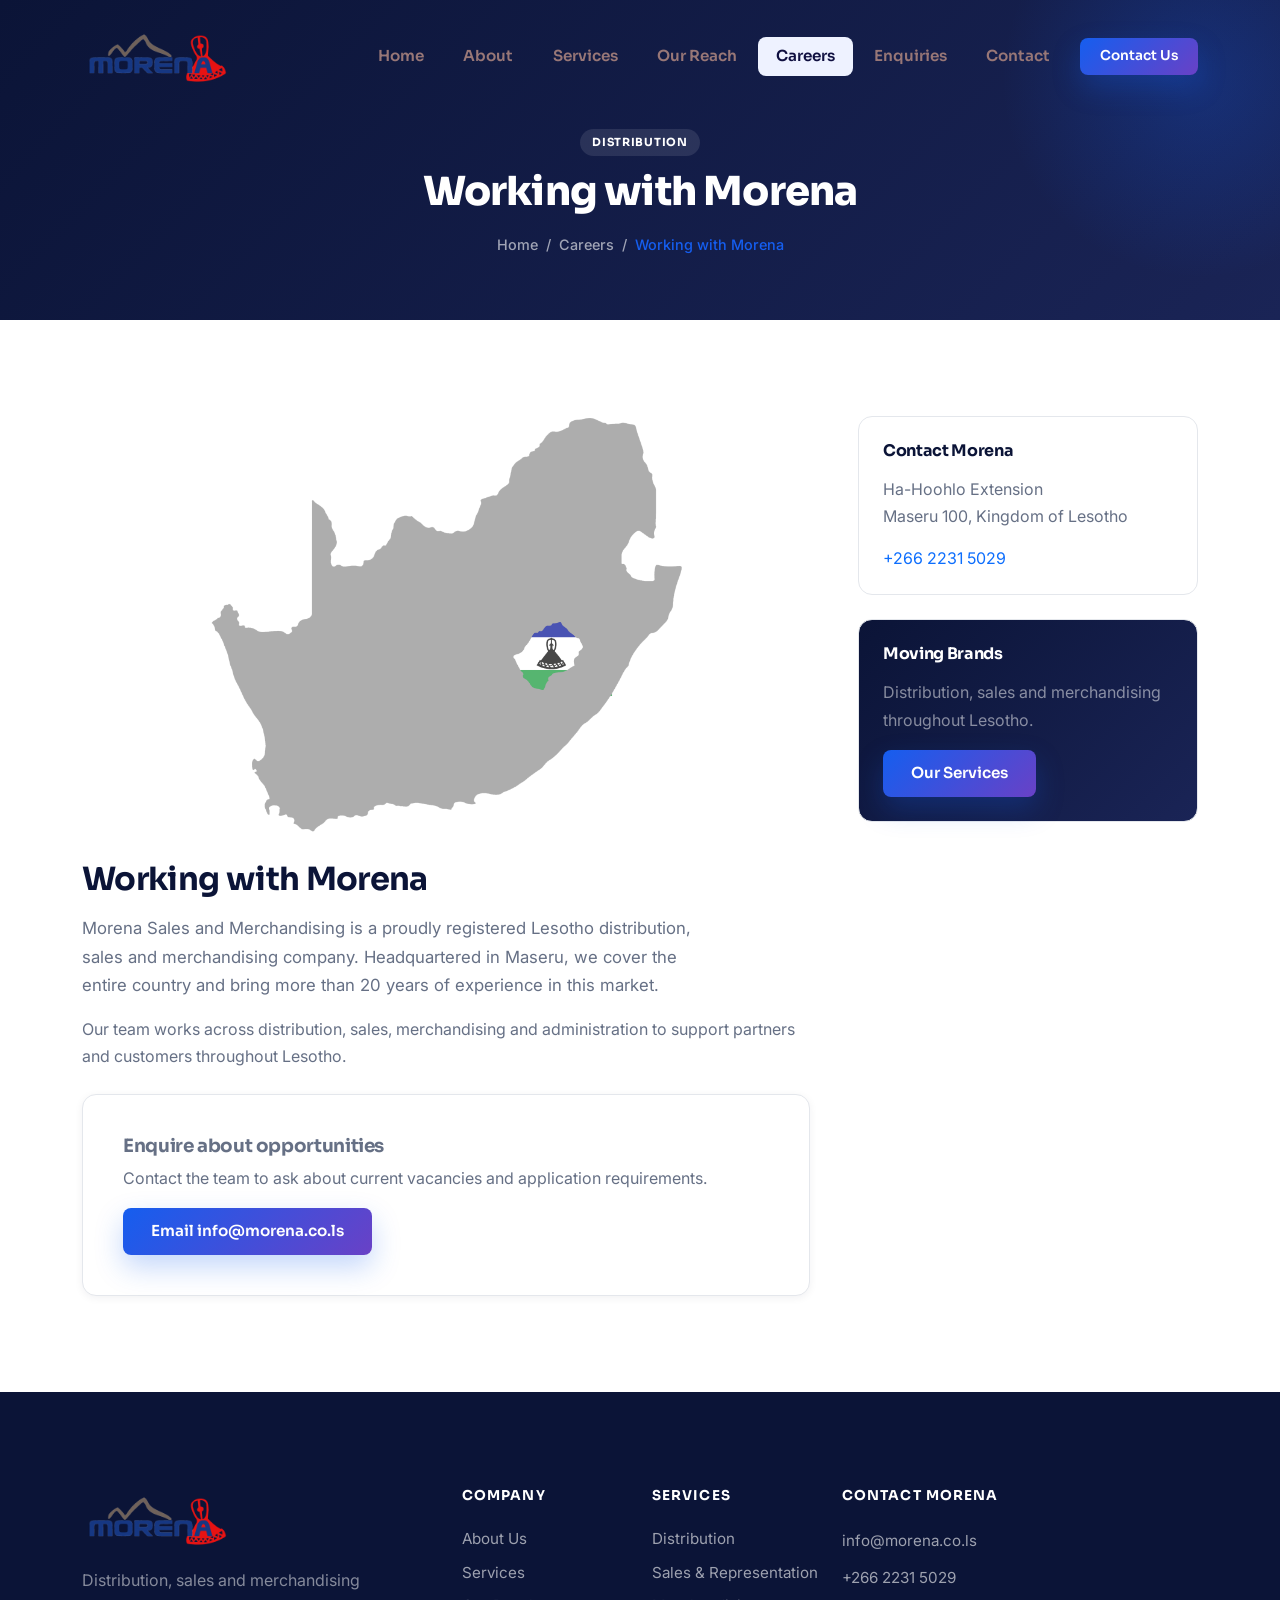
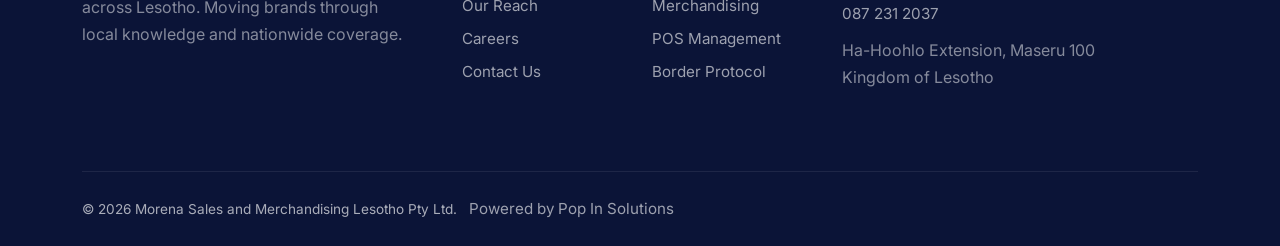
<file: blog-details.html>
<!DOCTYPE html>

<html lang="en" style="overflow-x:clip;">
<head>
<meta charset="utf-8"/>
<meta content="width=device-width, initial-scale=1.0" name="viewport"/>
<title>Working with Morena Sales</title>
<meta content="Morena Sales and Merchandising is a proudly registered Lesotho distribution, sales and merchandising company. Headquartered in Maseru, we cover the entire country and bring more than 20 years of experience in this market." name="description"/>
<link href="assets/morena-logo.png" rel="icon" type="image/png"/>
<link href="https://fonts.googleapis.com" rel="preconnect"/>
<link crossorigin="" href="https://fonts.gstatic.com" rel="preconnect"/>
<link href="https://fonts.googleapis.com/css2?family=Inter:wght@400;500;600;700&amp;family=Sora:wght@400;600;700;800&amp;display=swap" rel="stylesheet"/>
<link href="https://cdn.jsdelivr.net/npm/bootstrap@5.3.3/dist/css/bootstrap.min.css" rel="stylesheet"/>
<link href="https://cdn.jsdelivr.net/npm/bootstrap-icons@1.11.3/font/bootstrap-icons.css" rel="stylesheet"/>
<link href="css/custom.css" rel="stylesheet"/>
</head>
<body>
<nav class="navbar navbar-expand-lg navbar-nexora fixed-top">
<div class="container">
<a class="navbar-brand navbar-brand-custom" href="index.html"><img alt="Morena Sales and Merchandising" height="63" src="assets/morena-logo.png" style="width:151px;height:auto;background:transparent;border-radius:4px;padding:3px;" width="151"/></a>
<button aria-controls="mainNav" aria-expanded="false" aria-label="Toggle navigation" class="navbar-toggler navbar-toggler-custom" data-bs-target="#mainNav" data-bs-toggle="collapse" type="button">
<span class="bar"></span><span class="bar"></span><span class="bar"></span>
</button>
<div class="collapse navbar-collapse" id="mainNav">
<ul class="navbar-nav ms-auto align-items-lg-center gap-1 mt-3 mt-lg-0">
<li class="nav-item"><a class="nav-link" href="index.html">Home</a></li>
<li class="nav-item"><a class="nav-link" href="about.html">About</a></li>
<li class="nav-item"><a class="nav-link" href="services.html">Services</a></li>
<li class="nav-item"><a class="nav-link" href="portfolio.html">Our Reach</a></li>
<li class="nav-item"><a class="nav-link active" href="blog.html">Careers</a></li>
<li class="nav-item"><a class="nav-link" href="pricing.html">Enquiries</a></li>
<li class="nav-item"><a class="nav-link" href="contact.html">Contact</a></li>
<li class="nav-item ms-lg-2 mt-2 mt-lg-0">
<a class="btn btn-primary btn-sm-custom w-100" href="contact.html">Contact Us</a>
</li>
</ul>
</div>
</div>
</nav>
<header class="page-header">
<div class="container">
<span class="tag-pill" style="background:rgba(255,255,255,0.1); color:#fff;">Distribution</span>
<h1 class="mb-3">Working with Morena</h1>
<div class="breadcrumb-custom">
<a href="index.html">Home</a> <span>/</span> <a href="blog.html">Careers</a> <span>/</span> <span class="active">Working with Morena</span>
</div>
</div>
</header>
<section class="section">
<div class="container"><div class="row g-4 g-lg-5"><div class="col-lg-8 reveal"><img alt="Lesotho highlighted within South Africa" class="rounded-img w-100 mb-4" src="assets/lesotho.png" style="max-height:420px;object-fit:contain;"/><h2 class="section-title">Working with Morena</h2><p class="section-subtitle">Morena Sales and Merchandising is a proudly registered Lesotho distribution, sales and merchandising company. Headquartered in Maseru, we cover the entire country and bring more than 20 years of experience in this market.</p><p>Our team works across distribution, sales, merchandising and administration to support partners and customers throughout Lesotho.</p><div class="card-premium h-auto mt-4"><h3 class="card-title">Enquire about opportunities</h3><p>Contact the team to ask about current vacancies and application requirements.</p><a class="btn btn-primary" href="mailto:info@morena.co.ls">Email info@morena.co.ls</a></div></div><div class="col-lg-4 reveal"><div class="widget"><h5>Contact Morena</h5><p>Ha-Hoohlo Extension<br/>Maseru 100, Kingdom of Lesotho</p><a href="tel:+26622315029">+266 2231 5029</a></div><div class="widget bg-gradient-dark"><h5 class="text-white">Moving Brands</h5><p class="text-white-50">Distribution, sales and merchandising throughout Lesotho.</p><a class="btn btn-primary" href="services.html">Our Services</a></div></div></div></div>
</section>
<footer class="footer-nexora">
<div class="container">
<div class="row gy-4">
<div class="col-lg-4 col-md-6">
<a class="navbar-brand-custom d-inline-block mb-3" href="index.html" style="color:#fff !important;"><img alt="Morena Sales and Merchandising" height="63" src="assets/morena-logo.png" style="width:151px;height:auto;background:transparent;border-radius:4px;padding:3px;" width="151"/></a>
<p class="text-white-50 mb-4" style="max-width:320px;">Distribution, sales and merchandising across Lesotho. Moving brands through local knowledge and nationwide coverage.</p>
<div class="d-flex gap-2">
</div>
</div>
<div class="col-lg-2 col-md-6 col-6">
<h6>Company</h6>
<a href="about.html">About Us</a>
<a href="services.html">Services</a>
<a href="portfolio.html">Our Reach</a>
<a href="blog.html">Careers</a>
<a href="contact.html">Contact Us</a>
</div>
<div class="col-lg-2 col-md-6 col-6">
<h6>Services</h6>
<a href="service-details.html">Distribution</a>
<a href="service-details.html">Sales &amp; Representation</a>
<a href="service-details.html">Merchandising</a>
<a href="service-details.html">POS Management</a>
<a href="service-details.html">Border Protocol</a>
</div>
<div class="col-lg-4 col-md-6">
<h6>Contact Morena</h6>
<p class="text-white-50 mb-3"><a href="mailto:info@morena.co.ls">info@morena.co.ls</a><a href="tel:+26622315029">+266 2231 5029</a><a href="tel:0872312037">087 231 2037</a>Ha-Hoohlo Extension, Maseru 100<br/>Kingdom of Lesotho</p>
</div>
</div>
<div class="footer-bottom d-flex flex-column flex-md-row justify-content-between align-items-center gap-2 text-center text-md-start">
<p class="mb-0">© 2026 Morena Sales and Merchandising Lesotho Pty Ltd. <a class="ms-2 d-inline mb-0" href="https://popinsolutions.co.za/">Powered by Pop In Solutions</a></p>
<div class="d-flex gap-4">
</div>
</div>
</div>
</footer>
<button aria-label="Back to top" class="back-to-top"><i class="bi bi-arrow-up"></i></button>
<script src="https://cdn.jsdelivr.net/npm/bootstrap@5.3.3/dist/js/bootstrap.bundle.min.js"></script>
<script src="js/main.js"></script>
</body>
</html>
</file>
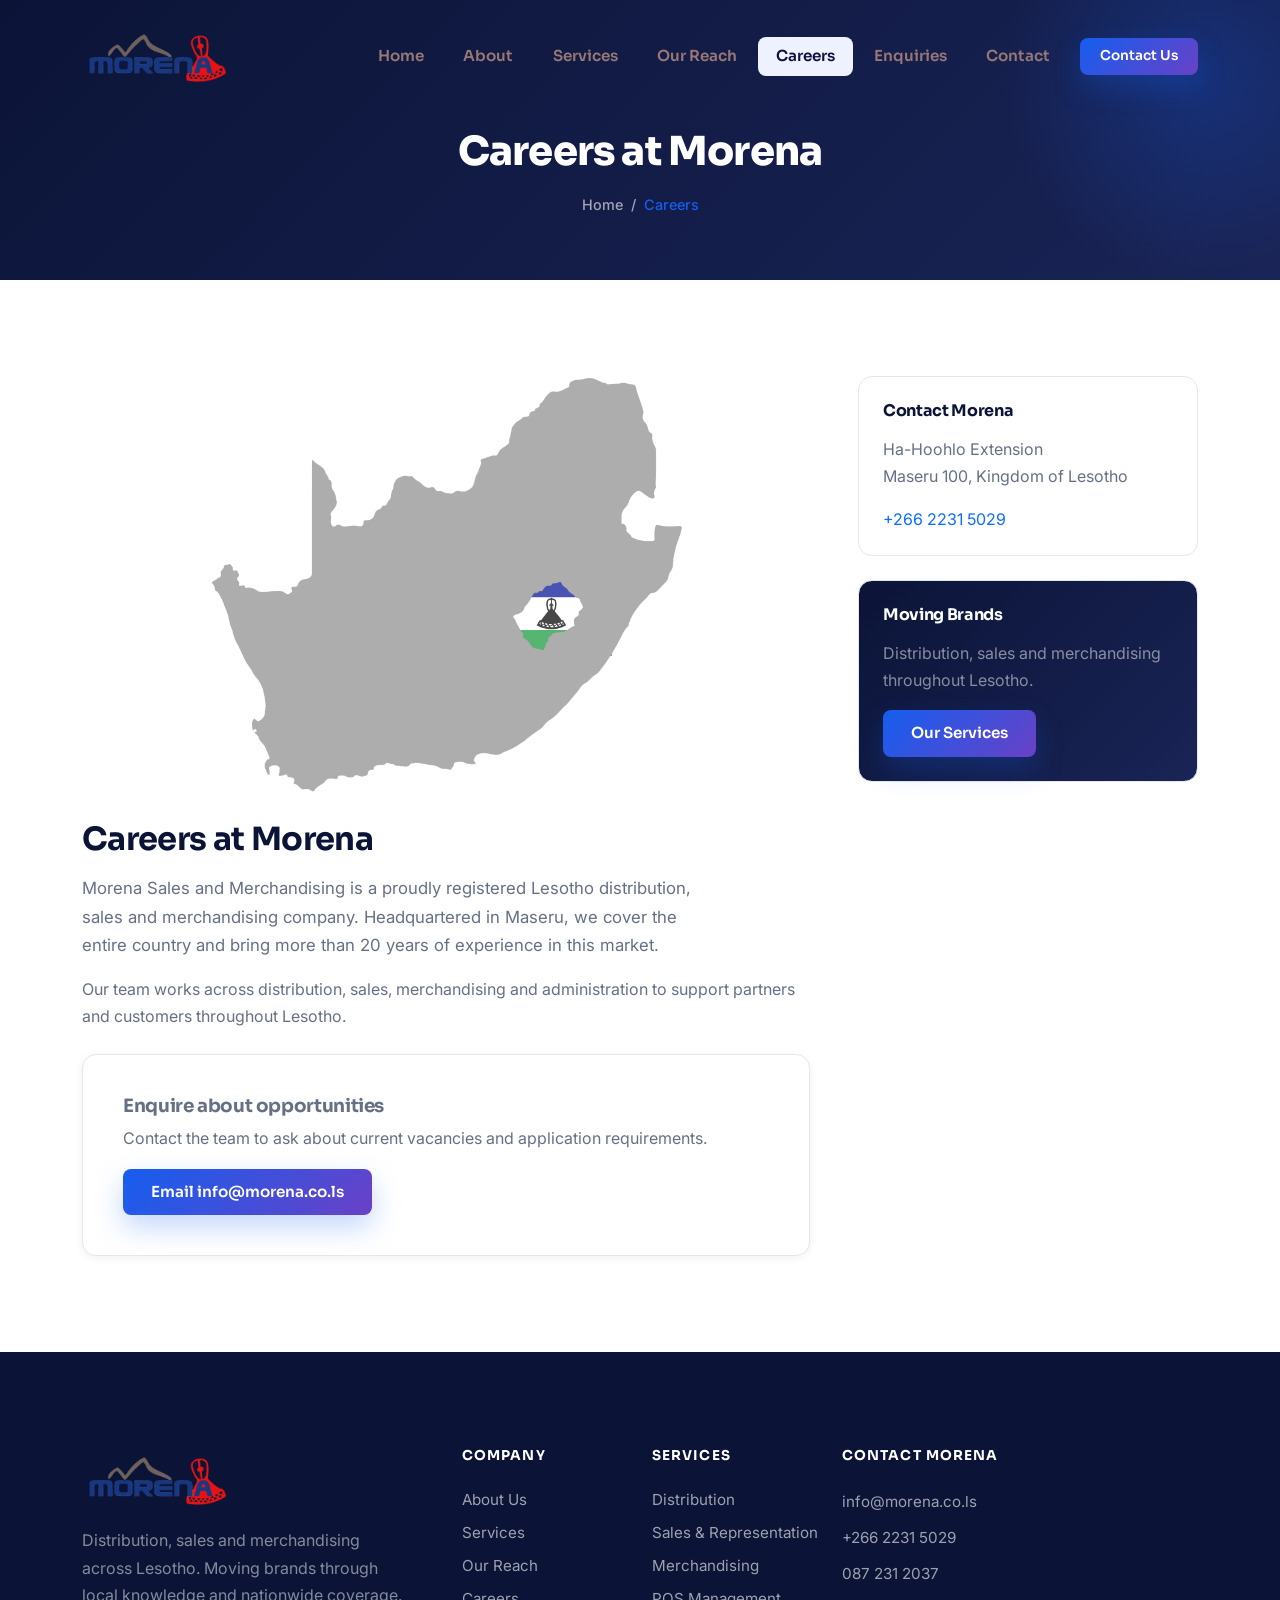
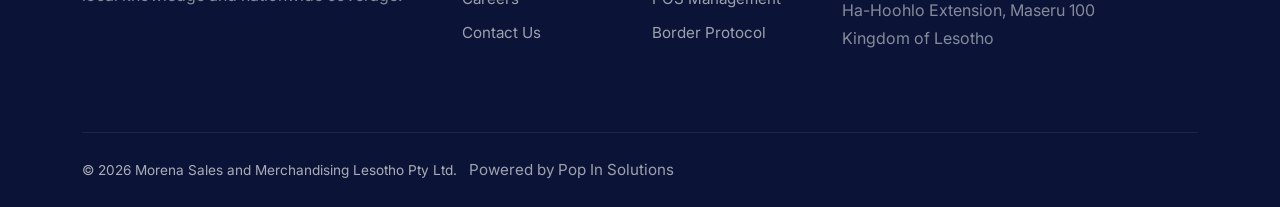
<file: blog.html>
<!DOCTYPE html>

<html lang="en" style="overflow-x:clip;">
<head>
<meta charset="utf-8"/>
<meta content="width=device-width, initial-scale=1.0" name="viewport"/>
<title>Careers — Morena Sales</title>
<meta content="Morena Sales and Merchandising is a proudly registered Lesotho distribution, sales and merchandising company. Headquartered in Maseru, we cover the entire country and bring more than 20 years of experience in this market." name="description"/>
<link href="assets/morena-logo.png" rel="icon" type="image/png"/>
<link href="https://fonts.googleapis.com" rel="preconnect"/>
<link crossorigin="" href="https://fonts.gstatic.com" rel="preconnect"/>
<link href="https://fonts.googleapis.com/css2?family=Inter:wght@400;500;600;700&amp;family=Sora:wght@400;600;700;800&amp;display=swap" rel="stylesheet"/>
<link href="https://cdn.jsdelivr.net/npm/bootstrap@5.3.3/dist/css/bootstrap.min.css" rel="stylesheet"/>
<link href="https://cdn.jsdelivr.net/npm/bootstrap-icons@1.11.3/font/bootstrap-icons.css" rel="stylesheet"/>
<link href="css/custom.css" rel="stylesheet"/>
</head>
<body>
<nav class="navbar navbar-expand-lg navbar-nexora fixed-top">
<div class="container">
<a class="navbar-brand navbar-brand-custom" href="index.html"><img alt="Morena Sales and Merchandising" height="63" src="assets/morena-logo.png" style="width:151px;height:auto;background:transparent;border-radius:4px;padding:3px;" width="151"/></a>
<button aria-controls="mainNav" aria-expanded="false" aria-label="Toggle navigation" class="navbar-toggler navbar-toggler-custom" data-bs-target="#mainNav" data-bs-toggle="collapse" type="button">
<span class="bar"></span><span class="bar"></span><span class="bar"></span>
</button>
<div class="collapse navbar-collapse" id="mainNav">
<ul class="navbar-nav ms-auto align-items-lg-center gap-1 mt-3 mt-lg-0">
<li class="nav-item"><a class="nav-link" href="index.html">Home</a></li>
<li class="nav-item"><a class="nav-link" href="about.html">About</a></li>
<li class="nav-item"><a class="nav-link" href="services.html">Services</a></li>
<li class="nav-item"><a class="nav-link" href="portfolio.html">Our Reach</a></li>
<li class="nav-item"><a class="nav-link active" href="blog.html">Careers</a></li>
<li class="nav-item"><a class="nav-link" href="pricing.html">Enquiries</a></li>
<li class="nav-item"><a class="nav-link" href="contact.html">Contact</a></li>
<li class="nav-item ms-lg-2 mt-2 mt-lg-0">
<a class="btn btn-primary btn-sm-custom w-100" href="contact.html">Contact Us</a>
</li>
</ul>
</div>
</div>
</nav>
<header class="page-header">
<div class="container">
<h1 class="mb-3">Careers at Morena</h1>
<div class="breadcrumb-custom">
<a href="index.html">Home</a> <span>/</span> <span class="active">Careers</span>
</div>
</div>
</header>
<section class="section">
<div class="container"><div class="row g-4 g-lg-5"><div class="col-lg-8 reveal"><img alt="Lesotho highlighted within South Africa" class="rounded-img w-100 mb-4" src="assets/lesotho.png" style="max-height:420px;object-fit:contain;"/><h2 class="section-title">Careers at Morena</h2><p class="section-subtitle">Morena Sales and Merchandising is a proudly registered Lesotho distribution, sales and merchandising company. Headquartered in Maseru, we cover the entire country and bring more than 20 years of experience in this market.</p><p>Our team works across distribution, sales, merchandising and administration to support partners and customers throughout Lesotho.</p><div class="card-premium h-auto mt-4"><h3 class="card-title">Enquire about opportunities</h3><p>Contact the team to ask about current vacancies and application requirements.</p><a class="btn btn-primary" href="mailto:info@morena.co.ls">Email info@morena.co.ls</a></div></div><div class="col-lg-4 reveal"><div class="widget"><h5>Contact Morena</h5><p>Ha-Hoohlo Extension<br/>Maseru 100, Kingdom of Lesotho</p><a href="tel:+26622315029">+266 2231 5029</a></div><div class="widget bg-gradient-dark"><h5 class="text-white">Moving Brands</h5><p class="text-white-50">Distribution, sales and merchandising throughout Lesotho.</p><a class="btn btn-primary" href="services.html">Our Services</a></div></div></div></div>
</section>
<footer class="footer-nexora">
<div class="container">
<div class="row gy-4">
<div class="col-lg-4 col-md-6">
<a class="navbar-brand-custom d-inline-block mb-3" href="index.html" style="color:#fff !important;"><img alt="Morena Sales and Merchandising" height="63" src="assets/morena-logo.png" style="width:151px;height:auto;background:transparent;border-radius:4px;padding:3px;" width="151"/></a>
<p class="text-white-50 mb-4" style="max-width:320px;">Distribution, sales and merchandising across Lesotho. Moving brands through local knowledge and nationwide coverage.</p>
<div class="d-flex gap-2">
</div>
</div>
<div class="col-lg-2 col-md-6 col-6">
<h6>Company</h6>
<a href="about.html">About Us</a>
<a href="services.html">Services</a>
<a href="portfolio.html">Our Reach</a>
<a href="blog.html">Careers</a>
<a href="contact.html">Contact Us</a>
</div>
<div class="col-lg-2 col-md-6 col-6">
<h6>Services</h6>
<a href="service-details.html">Distribution</a>
<a href="service-details.html">Sales &amp; Representation</a>
<a href="service-details.html">Merchandising</a>
<a href="service-details.html">POS Management</a>
<a href="service-details.html">Border Protocol</a>
</div>
<div class="col-lg-4 col-md-6">
<h6>Contact Morena</h6>
<p class="text-white-50 mb-3"><a href="mailto:info@morena.co.ls">info@morena.co.ls</a><a href="tel:+26622315029">+266 2231 5029</a><a href="tel:0872312037">087 231 2037</a>Ha-Hoohlo Extension, Maseru 100<br/>Kingdom of Lesotho</p>
</div>
</div>
<div class="footer-bottom d-flex flex-column flex-md-row justify-content-between align-items-center gap-2 text-center text-md-start">
<p class="mb-0">© 2026 Morena Sales and Merchandising Lesotho Pty Ltd. <a class="ms-2 d-inline mb-0" href="https://popinsolutions.co.za/">Powered by Pop In Solutions</a></p>
<div class="d-flex gap-4">
</div>
</div>
</div>
</footer>
<button aria-label="Back to top" class="back-to-top"><i class="bi bi-arrow-up"></i></button>
<script src="https://cdn.jsdelivr.net/npm/bootstrap@5.3.3/dist/js/bootstrap.bundle.min.js"></script>
<script src="js/main.js"></script>
</body>
</html>
</file>
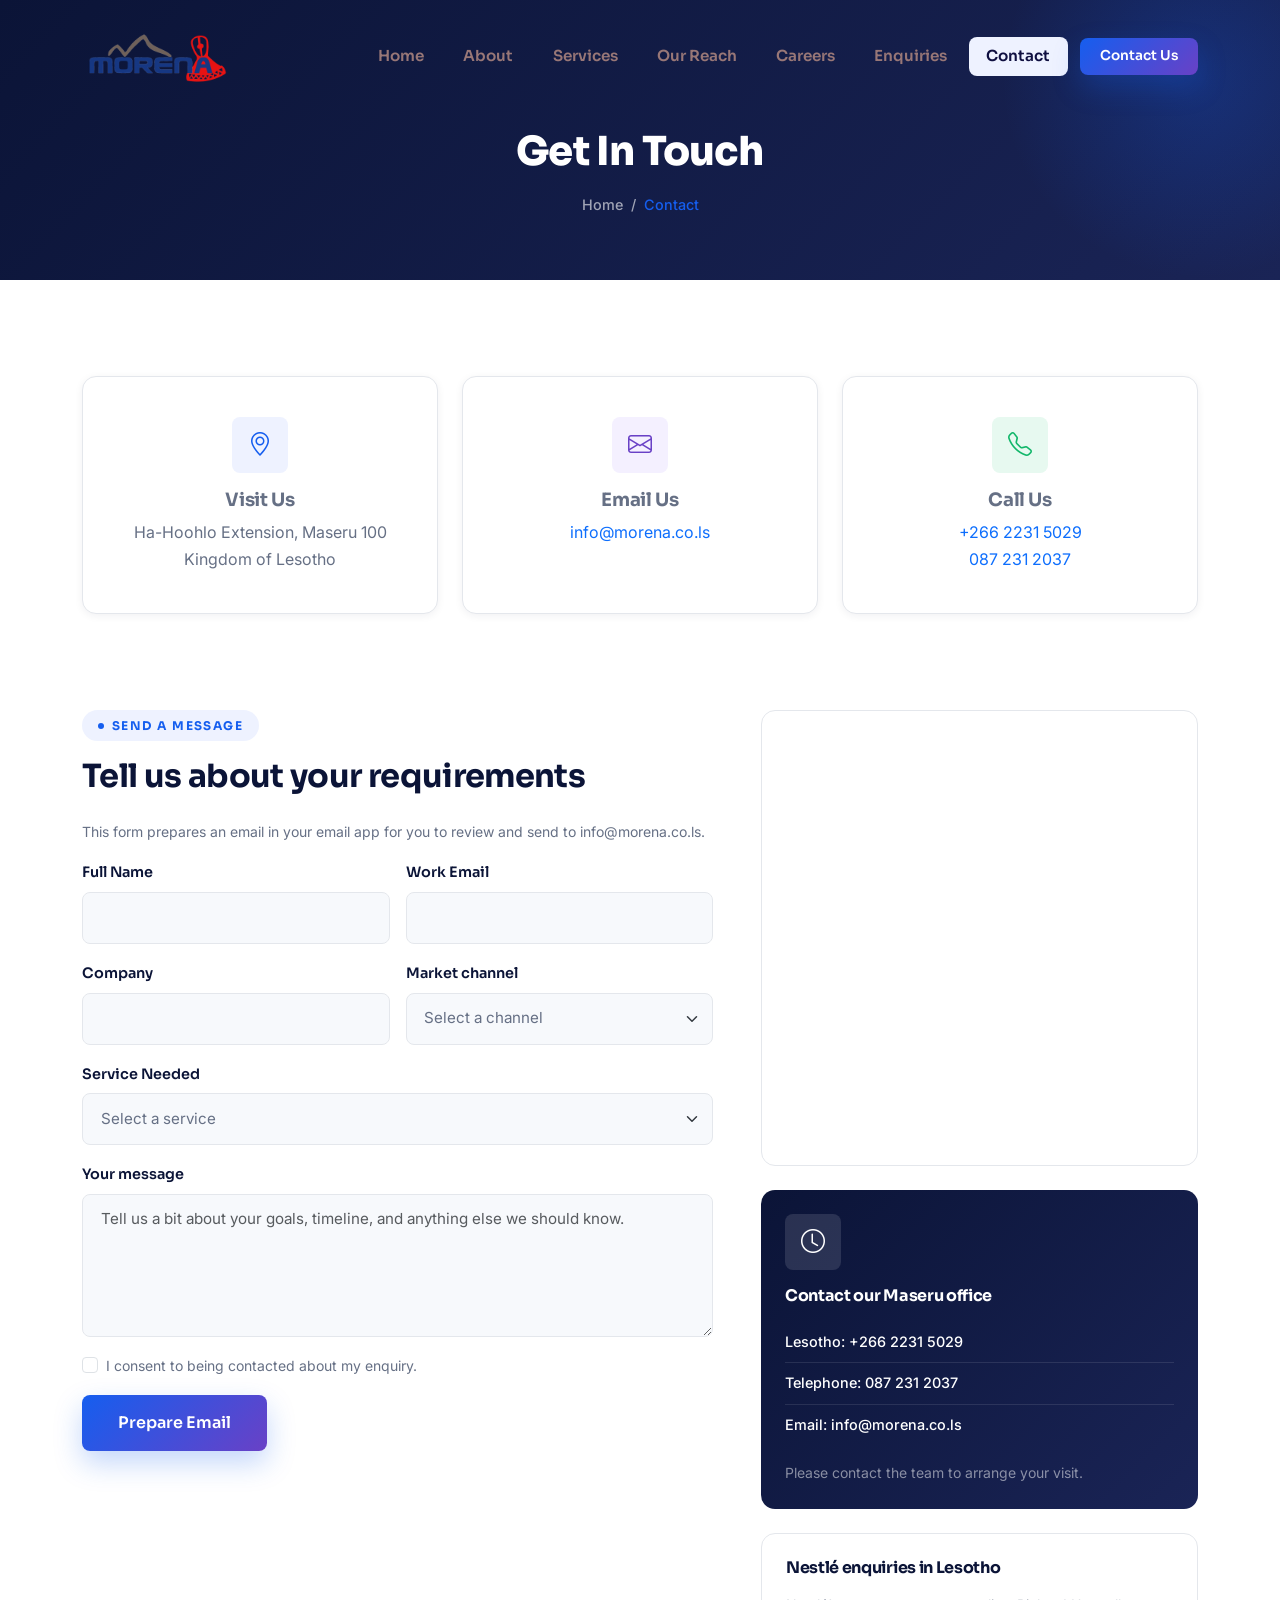
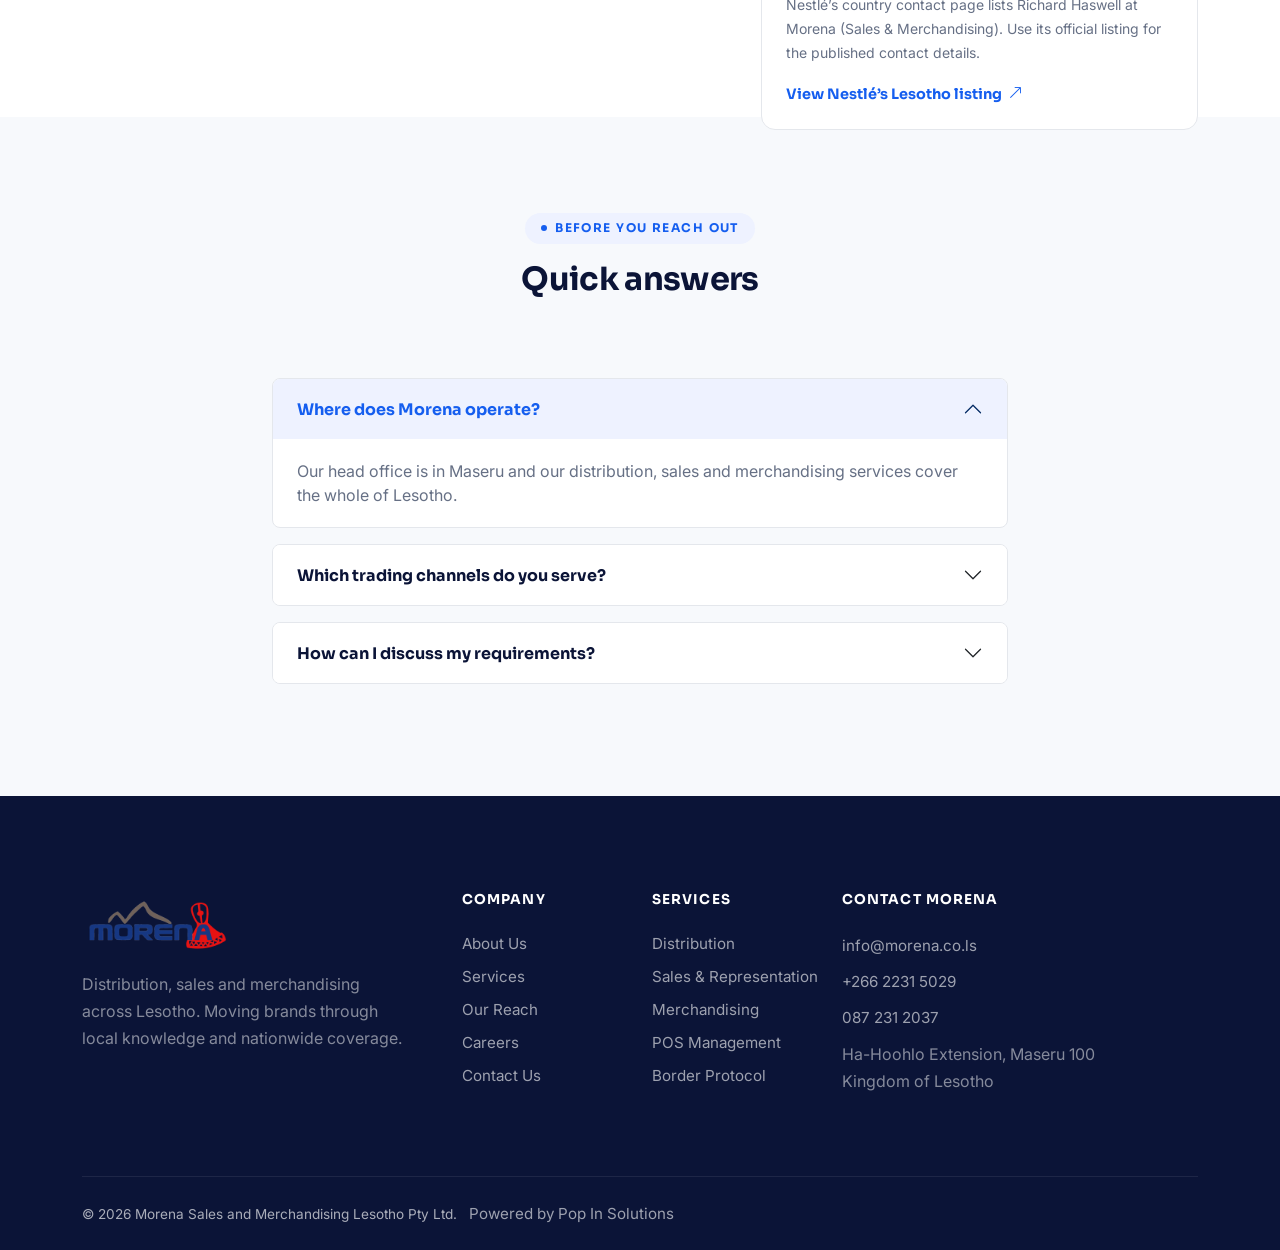
<file: contact.html>
<!DOCTYPE html>

<html lang="en" style="overflow-x:clip;">
<head>
<meta charset="utf-8"/>
<meta content="width=device-width, initial-scale=1.0" name="viewport"/>
<title>Contact Morena Sales</title>
<meta content="Morena Sales and Merchandising is a proudly registered Lesotho distribution, sales and merchandising company. Headquartered in Maseru, we cover the entire country and bring more than 20 years of experience in this market." name="description"/>
<link href="assets/morena-logo.png" rel="icon" type="image/png"/>
<link href="https://fonts.googleapis.com" rel="preconnect"/>
<link crossorigin="" href="https://fonts.gstatic.com" rel="preconnect"/>
<link href="https://fonts.googleapis.com/css2?family=Inter:wght@400;500;600;700&amp;family=Sora:wght@400;600;700;800&amp;display=swap" rel="stylesheet"/>
<link href="https://cdn.jsdelivr.net/npm/bootstrap@5.3.3/dist/css/bootstrap.min.css" rel="stylesheet"/>
<link href="https://cdn.jsdelivr.net/npm/bootstrap-icons@1.11.3/font/bootstrap-icons.css" rel="stylesheet"/>
<link href="css/custom.css" rel="stylesheet"/>
</head>
<body>
<nav class="navbar navbar-expand-lg navbar-nexora fixed-top">
<div class="container">
<a class="navbar-brand navbar-brand-custom" href="index.html"><img alt="Morena Sales and Merchandising" height="63" src="assets/morena-logo.png" style="width:151px;height:auto;background:transparent;border-radius:4px;padding:3px;" width="151"/></a>
<button aria-controls="mainNav" aria-expanded="false" aria-label="Toggle navigation" class="navbar-toggler navbar-toggler-custom" data-bs-target="#mainNav" data-bs-toggle="collapse" type="button">
<span class="bar"></span><span class="bar"></span><span class="bar"></span>
</button>
<div class="collapse navbar-collapse" id="mainNav">
<ul class="navbar-nav ms-auto align-items-lg-center gap-1 mt-3 mt-lg-0">
<li class="nav-item"><a class="nav-link" href="index.html">Home</a></li>
<li class="nav-item"><a class="nav-link" href="about.html">About</a></li>
<li class="nav-item"><a class="nav-link" href="services.html">Services</a></li>
<li class="nav-item"><a class="nav-link" href="portfolio.html">Our Reach</a></li>
<li class="nav-item"><a class="nav-link" href="blog.html">Careers</a></li>
<li class="nav-item"><a class="nav-link" href="pricing.html">Enquiries</a></li>
<li class="nav-item"><a class="nav-link active" href="contact.html">Contact</a></li>
<li class="nav-item ms-lg-2 mt-2 mt-lg-0">
<a class="btn btn-primary btn-sm-custom w-100" href="contact.html">Contact Us</a>
</li>
</ul>
</div>
</div>
</nav>
<header class="page-header">
<div class="container">
<h1 class="mb-3">Get In Touch</h1>
<div class="breadcrumb-custom">
<a href="index.html">Home</a> <span>/</span> <span class="active">Contact</span>
</div>
</div>
</header><section class="section pb-0">
<div class="container">
<div class="row g-4">
<div class="col-md-4 reveal">
<div class="card-premium text-center">
<div class="icon-box icon-box-primary mx-auto mb-3"><i class="bi bi-geo-alt"></i></div>
<h3 class="card-title">Visit Us</h3>
<p class="mb-0">Ha-Hoohlo Extension, Maseru 100<br/>Kingdom of Lesotho</p>
</div>
</div>
<div class="col-md-4 reveal">
<div class="card-premium text-center">
<div class="icon-box icon-box-secondary mx-auto mb-3"><i class="bi bi-envelope"></i></div>
<h3 class="card-title">Email Us</h3>
<p class="mb-1"><a href="mailto:info@morena.co.ls">info@morena.co.ls</a></p>
</div>
</div>
<div class="col-md-4 reveal">
<div class="card-premium text-center">
<div class="icon-box icon-box-success mx-auto mb-3"><i class="bi bi-telephone"></i></div>
<h3 class="card-title">Call Us</h3>
<p class="mb-0"><a href="tel:+26622315029">+266 2231 5029</a><br/><a href="tel:0872312037">087 231 2037</a></p>
</div>
</div>
</div>
</div>
</section><section class="section">
<div class="container">
<div class="row align-items-stretch g-4 g-lg-5">
<div class="col-lg-7 reveal">
<span class="eyebrow">Send a message</span>
<h2 class="section-title mb-4">Tell us about your requirements</h2>
<p class="text-slate small">This form prepares an email in your email app for you to review and send to info@morena.co.ls.</p><form class="needs-validation" id="enquiry-form" novalidate="">
<div class="row g-3">
<div class="col-md-6">
<label class="form-label" for="fullName">Full Name</label>
<input class="form-control" id="fullName" name="fullName" required="" type="text"/>
<div class="invalid-feedback">Please enter your name.</div>
</div>
<div class="col-md-6">
<label class="form-label" for="workEmail">Work Email</label>
<input class="form-control" id="workEmail" name="workEmail" required="" type="email"/>
<div class="invalid-feedback">Please enter a valid email address.</div>
</div>
<div class="col-md-6">
<label class="form-label" for="companyName">Company</label>
<input class="form-control" id="companyName" name="companyName" type="text"/>
</div>
<div class="col-md-6">
<label class="form-label" for="budget">Market channel</label>
<select class="form-select" id="budget" name="budget" required=""><option disabled="" selected="" value="">Select a channel</option><option>Informal trade</option><option>Formal retail</option><option>Wholesale</option><option>Pharmacy</option><option>Hospitality</option><option>Brand representation</option><option>General enquiry</option></select>
<div class="invalid-feedback">Please select a market channel.</div>
</div>
<div class="col-12">
<label class="form-label" for="service">Service Needed</label>
<select class="form-select" id="service" name="service" required=""><option disabled="" selected="" value="">Select a service</option><option>Distribution</option><option>Sales &amp; Representation</option><option>Merchandising</option><option>POS Management</option><option>Border Protocol</option><option>Sales Administration</option><option>Career enquiry</option><option>General enquiry</option></select>
<div class="invalid-feedback">Please select a service.</div>
</div>
<div class="col-12">
<label class="form-label" for="message">Your message</label>
<textarea class="form-control" id="message" name="message" placeholder="Tell us a bit about your goals, timeline, and anything else we should know." required="" rows="5"></textarea>
<div class="invalid-feedback">Please share a few details about your project.</div>
</div>
<div class="col-12">
<div class="form-check">
<input class="form-check-input" id="agreeTerms" name="agreeTerms" required="" type="checkbox"/>
<label class="form-check-label small text-slate" for="agreeTerms">I consent to being contacted about my enquiry.</label>
<div class="invalid-feedback">You must agree before submitting.</div>
</div>
</div>
<div class="col-12">
<button class="btn btn-primary btn-lg-custom" type="submit">Prepare Email</button>
</div>
</div>
<p class="small mt-3" id="form-status" role="status"></p></form>
</div>
<div class="col-lg-5 reveal">
<div class="map-frame mb-4">
<iframe loading="lazy" referrerpolicy="no-referrer-when-downgrade" src="https://www.google.com/maps?q=Ha-Hoohlo+Extension+Maseru+Lesotho&amp;output=embed" title="Ha-Hoohlo Extension, Maseru area map"></iframe>
</div>
<div class="widget bg-gradient-dark text-white border-0">
<div class="icon-box icon-box-white mb-3"><i class="bi bi-clock"></i></div>
<h5 class="text-white mb-3">Contact our Maseru office</h5>
<ul class="widget-link-list" style="--n-border: rgba(255,255,255,0.1);">
<li style="border-color: rgba(255,255,255,0.1); color:#fff;">Lesotho: +266 2231 5029</li>
<li style="border-color: rgba(255,255,255,0.1); color:#fff;">Telephone: 087 231 2037</li>
<li style="border-color: rgba(255,255,255,0.1); color:#fff;">Email: info@morena.co.ls</li>
</ul>
<p class="text-white-50 small mt-3 mb-0">Please contact the team to arrange your visit.</p>
</div>
<div class="widget mt-4" id="nestle-contact"><h5>Nestlé enquiries in Lesotho</h5><p class="small">Nestlé’s country contact page lists Richard Haswell at Morena (Sales &amp; Merchandising). Use its official listing for the published contact details.</p><a class="card-link-arrow" href="https://www.nestle-esar.com/nestl%C3%A9-lesotho" rel="noopener noreferrer" target="_blank">View Nestlé’s Lesotho listing <i aria-hidden="true" class="bi bi-arrow-up-right"></i></a></div></div>
</div>
</div>
</section><section class="section bg-soft">
<div class="container">
<div class="row section-header justify-content-center text-center">
<div class="col-lg-7 reveal">
<span class="eyebrow">Before you reach out</span>
<h2 class="section-title">Quick answers</h2>
</div>
</div>
<div class="row justify-content-center">
<div class="col-lg-8 reveal">
<div class="accordion accordion-custom" id="contactFaq">
<div class="accordion-item">
<h2 class="accordion-header">
<button class="accordion-button" data-bs-target="#cfaq1" data-bs-toggle="collapse" type="button">Where does Morena operate?</button>
</h2>
<div class="accordion-collapse collapse show" data-bs-parent="#contactFaq" id="cfaq1">
<div class="accordion-body">Our head office is in Maseru and our distribution, sales and merchandising services cover the whole of Lesotho.</div>
</div>
</div>
<div class="accordion-item">
<h2 class="accordion-header">
<button class="accordion-button collapsed" data-bs-target="#cfaq2" data-bs-toggle="collapse" type="button">Which trading channels do you serve?</button>
</h2>
<div class="accordion-collapse collapse" data-bs-parent="#contactFaq" id="cfaq2">
<div class="accordion-body">We serve informal markets, corporate formal retail and wholesale, as well as pharmacy and hospitality channels.</div>
</div>
</div>
<div class="accordion-item">
<h2 class="accordion-header">
<button class="accordion-button collapsed" data-bs-target="#cfaq3" data-bs-toggle="collapse" type="button">How can I discuss my requirements?</button>
</h2>
<div class="accordion-collapse collapse" data-bs-parent="#contactFaq" id="cfaq3">
<div class="accordion-body">Email info@morena.co.ls or call +266 2231 5029 to discuss your brand, products and service requirements.</div>
</div>
</div>
</div>
</div>
</div>
</div>
</section>
<footer class="footer-nexora">
<div class="container">
<div class="row gy-4">
<div class="col-lg-4 col-md-6">
<a class="navbar-brand-custom d-inline-block mb-3" href="index.html" style="color:#fff !important;"><img alt="Morena Sales and Merchandising" height="63" src="assets/morena-logo.png" style="width:151px;height:auto;background:transparent;border-radius:4px;padding:3px;" width="151"/></a>
<p class="text-white-50 mb-4" style="max-width:320px;">Distribution, sales and merchandising across Lesotho. Moving brands through local knowledge and nationwide coverage.</p>
<div class="d-flex gap-2">
</div>
</div>
<div class="col-lg-2 col-md-6 col-6">
<h6>Company</h6>
<a href="about.html">About Us</a>
<a href="services.html">Services</a>
<a href="portfolio.html">Our Reach</a>
<a href="blog.html">Careers</a>
<a href="contact.html">Contact Us</a>
</div>
<div class="col-lg-2 col-md-6 col-6">
<h6>Services</h6>
<a href="service-details.html">Distribution</a>
<a href="service-details.html">Sales &amp; Representation</a>
<a href="service-details.html">Merchandising</a>
<a href="service-details.html">POS Management</a>
<a href="service-details.html">Border Protocol</a>
</div>
<div class="col-lg-4 col-md-6">
<h6>Contact Morena</h6>
<p class="text-white-50 mb-3"><a href="mailto:info@morena.co.ls">info@morena.co.ls</a><a href="tel:+26622315029">+266 2231 5029</a><a href="tel:0872312037">087 231 2037</a>Ha-Hoohlo Extension, Maseru 100<br/>Kingdom of Lesotho</p>
</div>
</div>
<div class="footer-bottom d-flex flex-column flex-md-row justify-content-between align-items-center gap-2 text-center text-md-start">
<p class="mb-0">© 2026 Morena Sales and Merchandising Lesotho Pty Ltd. <a class="ms-2 d-inline mb-0" href="https://popinsolutions.co.za/">Powered by Pop In Solutions</a></p>
<div class="d-flex gap-4">
</div>
</div>
</div>
</footer>
<button aria-label="Back to top" class="back-to-top"><i class="bi bi-arrow-up"></i></button>
<script src="https://cdn.jsdelivr.net/npm/bootstrap@5.3.3/dist/js/bootstrap.bundle.min.js"></script>
<script src="js/main.js"></script>
</body>
</html>
</file>
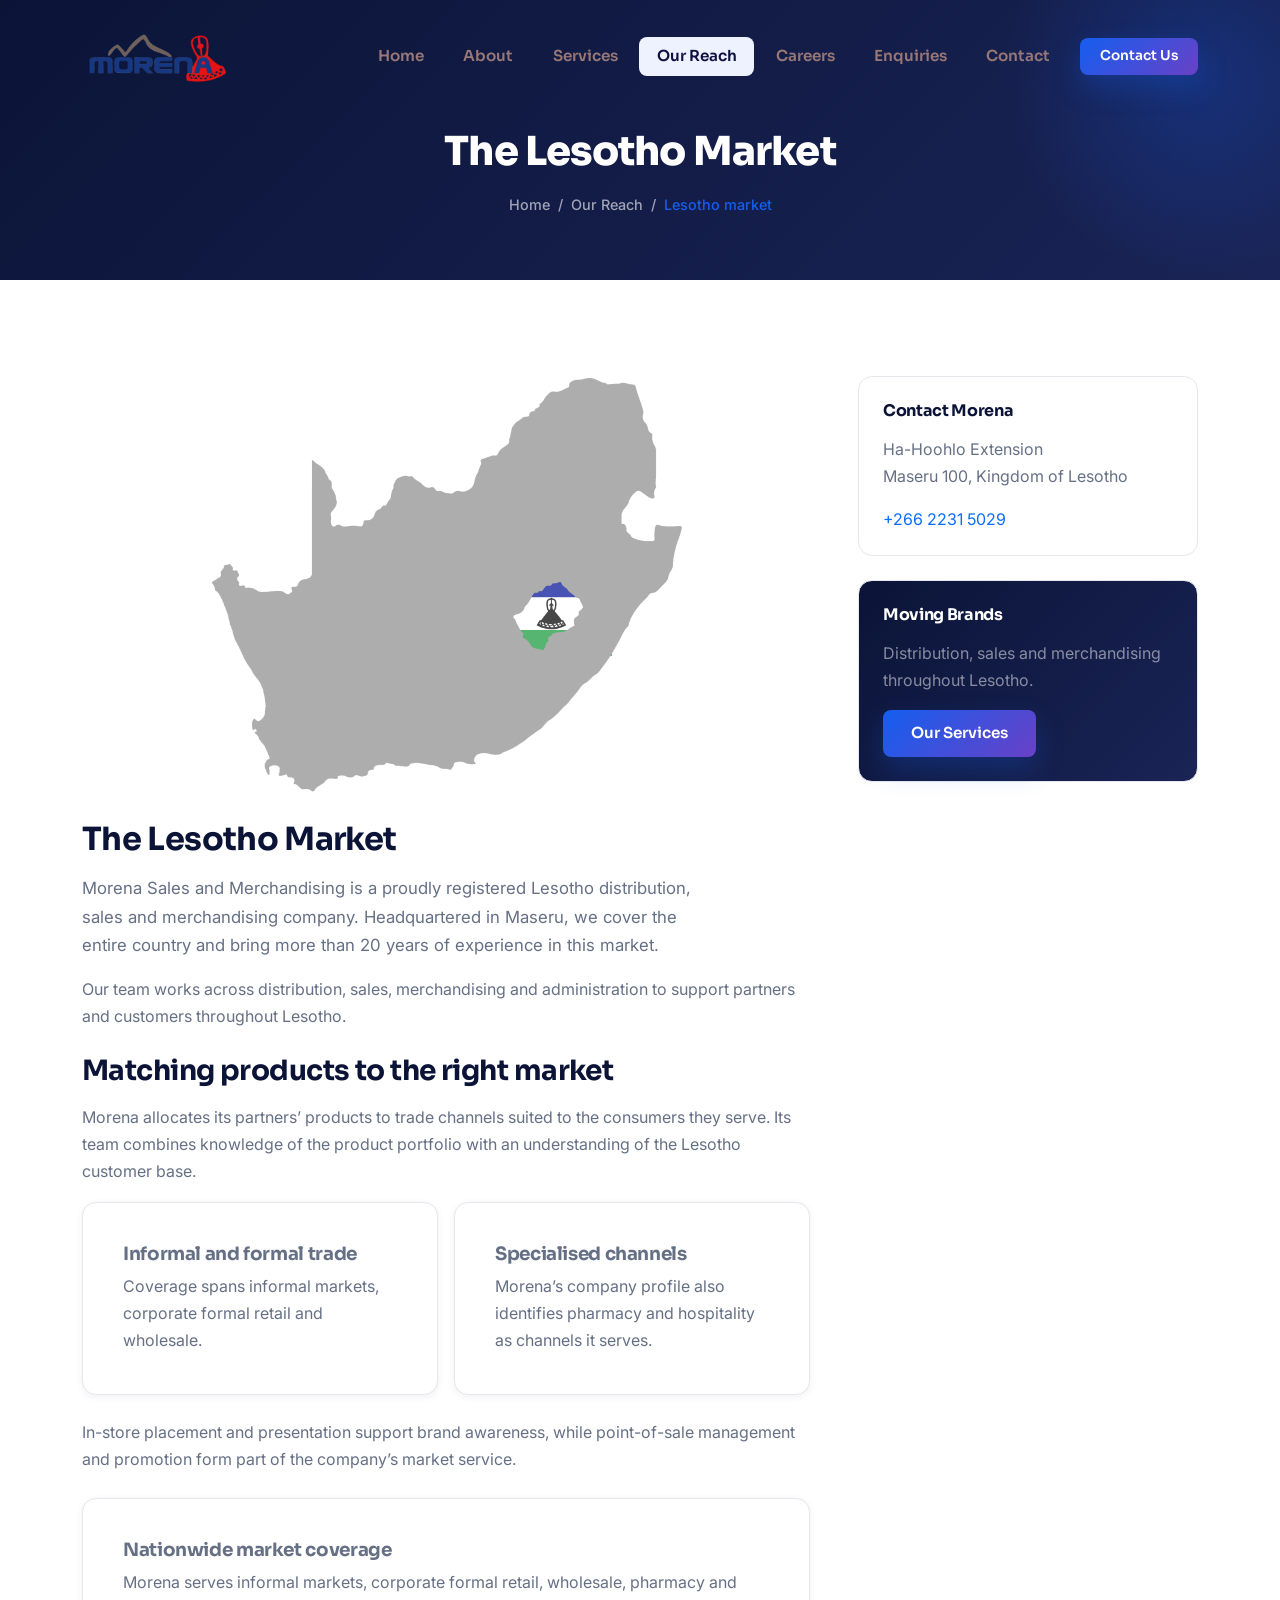
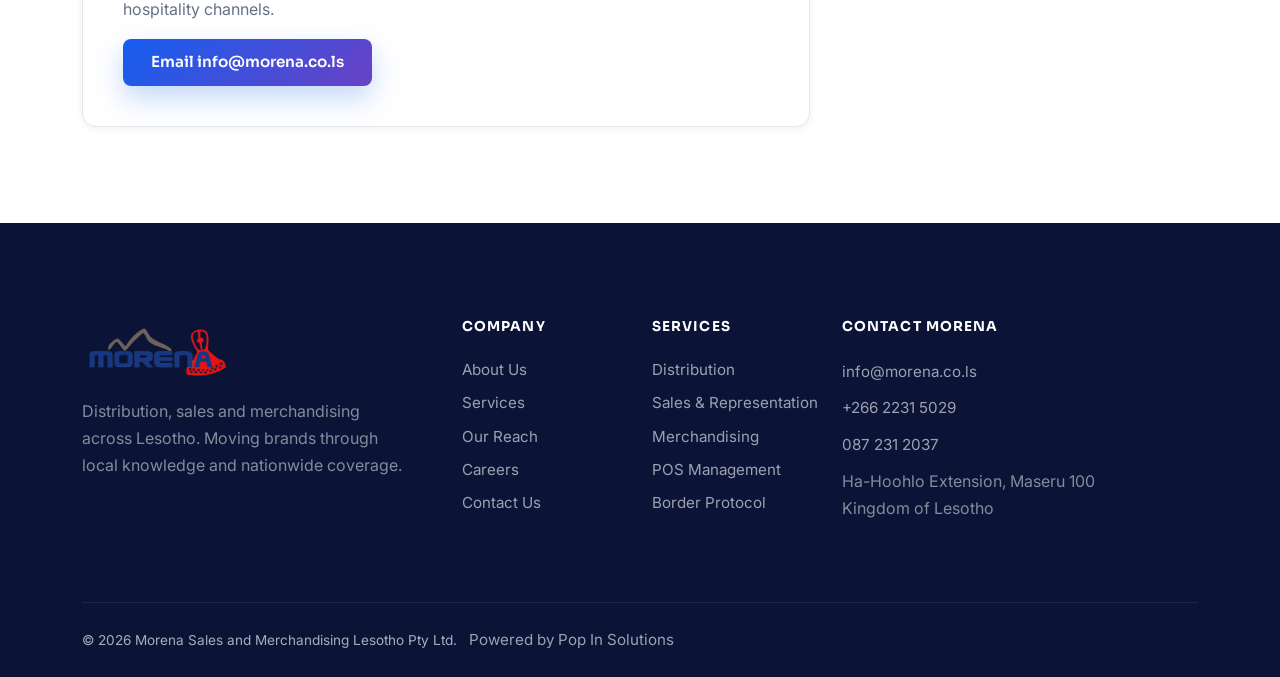
<file: portfolio-single.html>
<!DOCTYPE html>

<html lang="en" style="overflow-x:clip;">
<head>
<meta charset="utf-8"/>
<meta content="width=device-width, initial-scale=1.0" name="viewport"/>
<title>The Lesotho Market — Morena Sales</title>
<meta content="Morena Sales and Merchandising is a proudly registered Lesotho distribution, sales and merchandising company. Headquartered in Maseru, we cover the entire country and bring more than 20 years of experience in this market." name="description"/>
<link href="assets/morena-logo.png" rel="icon" type="image/png"/>
<link href="https://fonts.googleapis.com" rel="preconnect"/>
<link crossorigin="" href="https://fonts.gstatic.com" rel="preconnect"/>
<link href="https://fonts.googleapis.com/css2?family=Inter:wght@400;500;600;700&amp;family=Sora:wght@400;600;700;800&amp;display=swap" rel="stylesheet"/>
<link href="https://cdn.jsdelivr.net/npm/bootstrap@5.3.3/dist/css/bootstrap.min.css" rel="stylesheet"/>
<link href="https://cdn.jsdelivr.net/npm/bootstrap-icons@1.11.3/font/bootstrap-icons.css" rel="stylesheet"/>
<link href="css/custom.css" rel="stylesheet"/>
</head>
<body>
<nav class="navbar navbar-expand-lg navbar-nexora fixed-top">
<div class="container">
<a class="navbar-brand navbar-brand-custom" href="index.html"><img alt="Morena Sales and Merchandising" height="63" src="assets/morena-logo.png" style="width:151px;height:auto;background:transparent;border-radius:4px;padding:3px;" width="151"/></a>
<button aria-controls="mainNav" aria-expanded="false" aria-label="Toggle navigation" class="navbar-toggler navbar-toggler-custom" data-bs-target="#mainNav" data-bs-toggle="collapse" type="button">
<span class="bar"></span><span class="bar"></span><span class="bar"></span>
</button>
<div class="collapse navbar-collapse" id="mainNav">
<ul class="navbar-nav ms-auto align-items-lg-center gap-1 mt-3 mt-lg-0">
<li class="nav-item"><a class="nav-link" href="index.html">Home</a></li>
<li class="nav-item"><a class="nav-link" href="about.html">About</a></li>
<li class="nav-item"><a class="nav-link" href="services.html">Services</a></li>
<li class="nav-item"><a class="nav-link active" href="portfolio.html">Our Reach</a></li>
<li class="nav-item"><a class="nav-link" href="blog.html">Careers</a></li>
<li class="nav-item"><a class="nav-link" href="pricing.html">Enquiries</a></li>
<li class="nav-item"><a class="nav-link" href="contact.html">Contact</a></li>
<li class="nav-item ms-lg-2 mt-2 mt-lg-0">
<a class="btn btn-primary btn-sm-custom w-100" href="contact.html">Contact Us</a>
</li>
</ul>
</div>
</div>
</nav>
<header class="page-header">
<div class="container">
<h1 class="mb-3">The Lesotho Market</h1>
<div class="breadcrumb-custom">
<a href="index.html">Home</a> <span>/</span> <a href="portfolio.html">Our Reach</a> <span>/</span> <span class="active">Lesotho market</span>
</div>
</div>
</header>
<section class="section">
<div class="container"><div class="row g-4 g-lg-5"><div class="col-lg-8 reveal"><img alt="Lesotho highlighted within South Africa" class="rounded-img w-100 mb-4" src="assets/lesotho.png" style="max-height:420px;object-fit:contain;"/><h2 class="section-title">The Lesotho Market</h2><p class="section-subtitle">Morena Sales and Merchandising is a proudly registered Lesotho distribution, sales and merchandising company. Headquartered in Maseru, we cover the entire country and bring more than 20 years of experience in this market.</p><p>Our team works across distribution, sales, merchandising and administration to support partners and customers throughout Lesotho.</p><h3 class="mb-3 mt-4">Matching products to the right market</h3><p>Morena allocates its partners’ products to trade channels suited to the consumers they serve. Its team combines knowledge of the product portfolio with an understanding of the Lesotho customer base.</p><div class="row g-3 mb-4"><div class="col-md-6"><div class="card-premium"><h4 class="card-title">Informal and formal trade</h4><p class="mb-0">Coverage spans informal markets, corporate formal retail and wholesale.</p></div></div><div class="col-md-6"><div class="card-premium"><h4 class="card-title">Specialised channels</h4><p class="mb-0">Morena’s company profile also identifies pharmacy and hospitality as channels it serves.</p></div></div></div><p>In-store placement and presentation support brand awareness, while point-of-sale management and promotion form part of the company’s market service.</p><div class="card-premium h-auto mt-4"><h3 class="card-title">Nationwide market coverage</h3><p>Morena serves informal markets, corporate formal retail, wholesale, pharmacy and hospitality channels.</p><a class="btn btn-primary" href="mailto:info@morena.co.ls">Email info@morena.co.ls</a></div></div><div class="col-lg-4 reveal"><div class="widget"><h5>Contact Morena</h5><p>Ha-Hoohlo Extension<br/>Maseru 100, Kingdom of Lesotho</p><a href="tel:+26622315029">+266 2231 5029</a></div><div class="widget bg-gradient-dark"><h5 class="text-white">Moving Brands</h5><p class="text-white-50">Distribution, sales and merchandising throughout Lesotho.</p><a class="btn btn-primary" href="services.html">Our Services</a></div></div></div></div>
</section>
<footer class="footer-nexora">
<div class="container">
<div class="row gy-4">
<div class="col-lg-4 col-md-6">
<a class="navbar-brand-custom d-inline-block mb-3" href="index.html" style="color:#fff !important;"><img alt="Morena Sales and Merchandising" height="63" src="assets/morena-logo.png" style="width:151px;height:auto;background:transparent;border-radius:4px;padding:3px;" width="151"/></a>
<p class="text-white-50 mb-4" style="max-width:320px;">Distribution, sales and merchandising across Lesotho. Moving brands through local knowledge and nationwide coverage.</p>
<div class="d-flex gap-2">
</div>
</div>
<div class="col-lg-2 col-md-6 col-6">
<h6>Company</h6>
<a href="about.html">About Us</a>
<a href="services.html">Services</a>
<a href="portfolio.html">Our Reach</a>
<a href="blog.html">Careers</a>
<a href="contact.html">Contact Us</a>
</div>
<div class="col-lg-2 col-md-6 col-6">
<h6>Services</h6>
<a href="service-details.html">Distribution</a>
<a href="service-details.html">Sales &amp; Representation</a>
<a href="service-details.html">Merchandising</a>
<a href="service-details.html">POS Management</a>
<a href="service-details.html">Border Protocol</a>
</div>
<div class="col-lg-4 col-md-6">
<h6>Contact Morena</h6>
<p class="text-white-50 mb-3"><a href="mailto:info@morena.co.ls">info@morena.co.ls</a><a href="tel:+26622315029">+266 2231 5029</a><a href="tel:0872312037">087 231 2037</a>Ha-Hoohlo Extension, Maseru 100<br/>Kingdom of Lesotho</p>
</div>
</div>
<div class="footer-bottom d-flex flex-column flex-md-row justify-content-between align-items-center gap-2 text-center text-md-start">
<p class="mb-0">© 2026 Morena Sales and Merchandising Lesotho Pty Ltd. <a class="ms-2 d-inline mb-0" href="https://popinsolutions.co.za/">Powered by Pop In Solutions</a></p>
<div class="d-flex gap-4">
</div>
</div>
</div>
</footer>
<button aria-label="Back to top" class="back-to-top"><i class="bi bi-arrow-up"></i></button>
<script src="https://cdn.jsdelivr.net/npm/bootstrap@5.3.3/dist/js/bootstrap.bundle.min.js"></script>
<script src="js/main.js"></script>
</body>
</html>
</file>
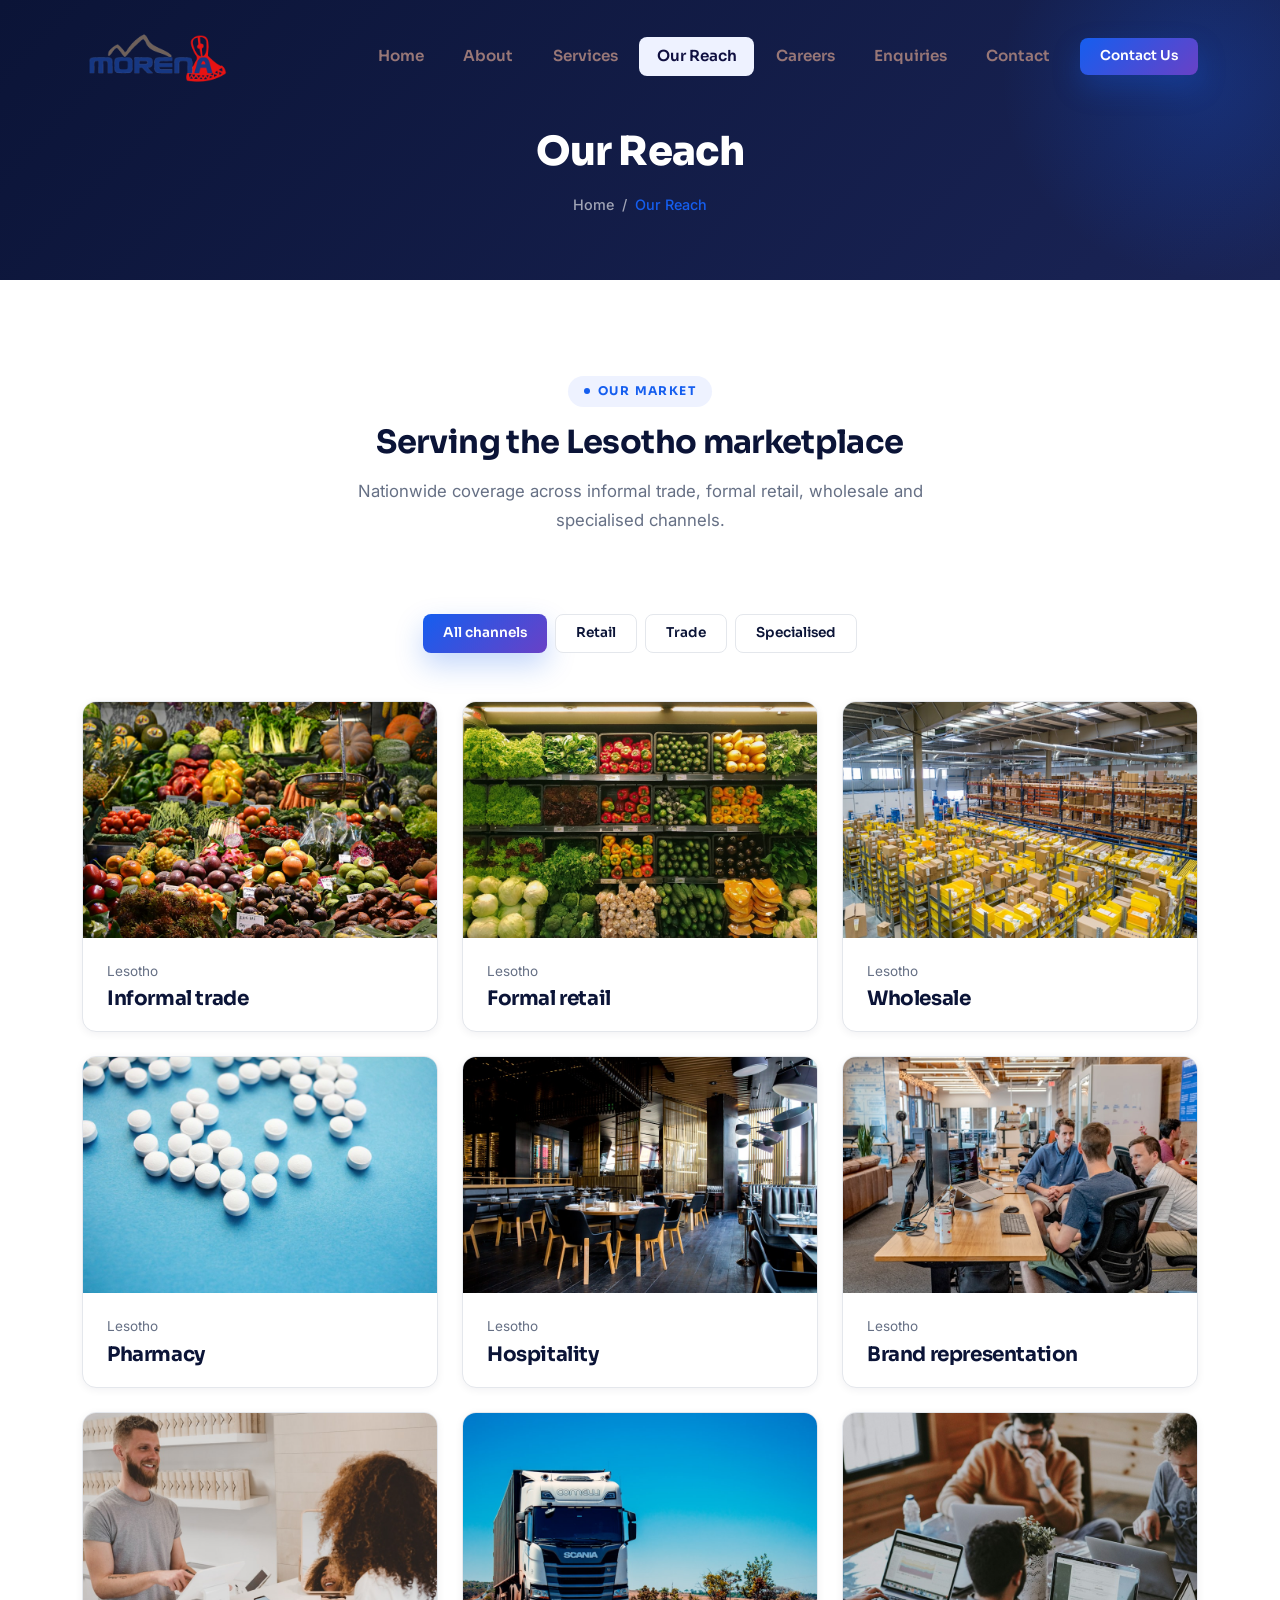
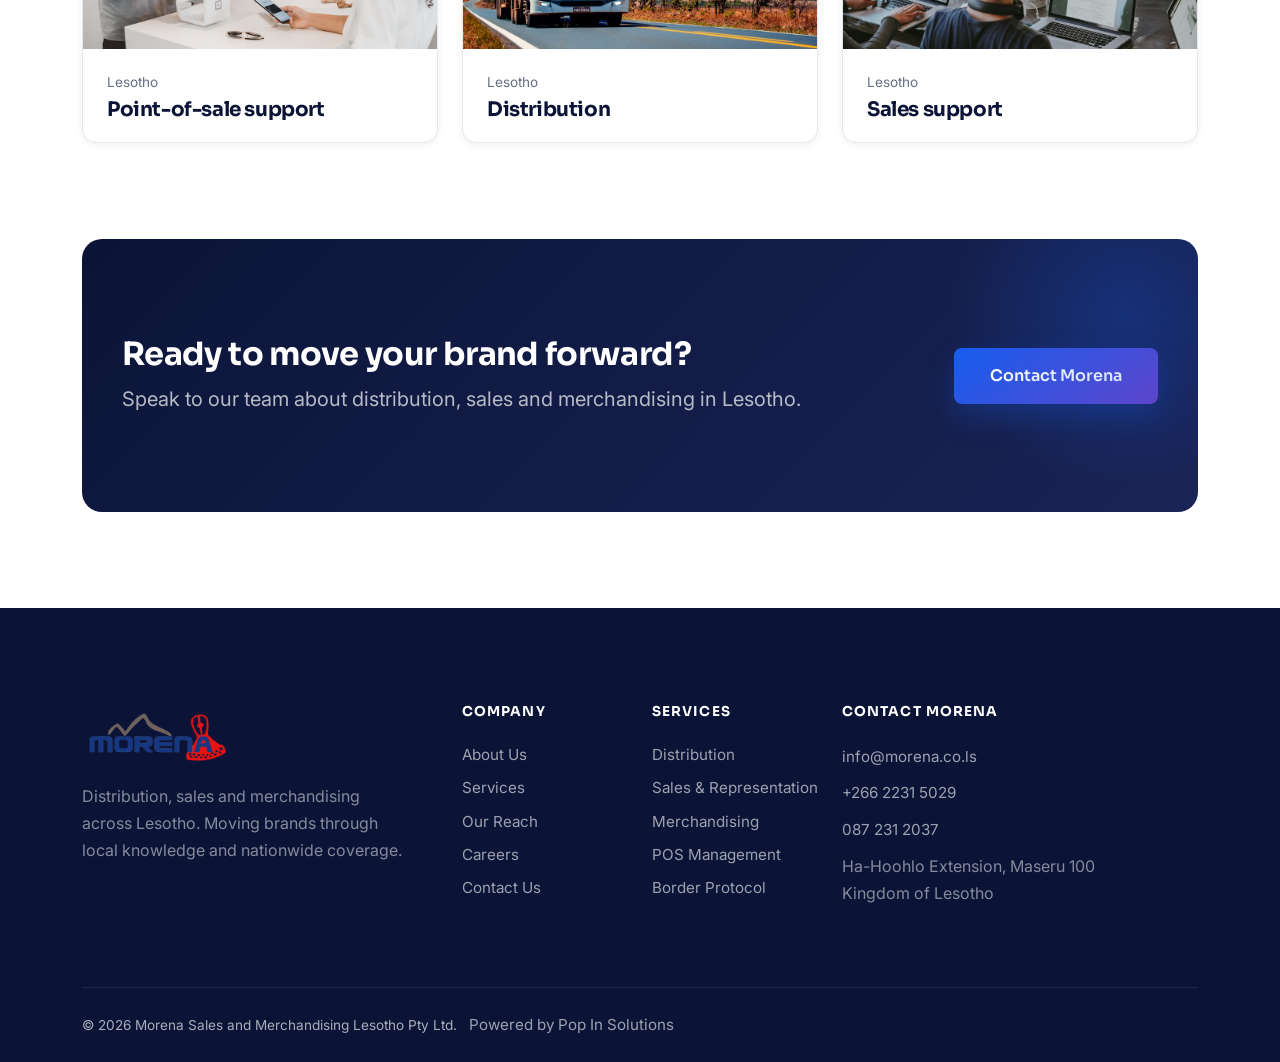
<file: portfolio.html>
<!DOCTYPE html>

<html lang="en" style="overflow-x:clip;">
<head>
<meta charset="utf-8"/>
<meta content="width=device-width, initial-scale=1.0" name="viewport"/>
<title>Our Reach — Morena Sales</title>
<meta content="Morena Sales and Merchandising is a proudly registered Lesotho distribution, sales and merchandising company. Headquartered in Maseru, we cover the entire country and bring more than 20 years of experience in this market." name="description"/>
<link href="assets/morena-logo.png" rel="icon" type="image/png"/>
<link href="https://fonts.googleapis.com" rel="preconnect"/>
<link crossorigin="" href="https://fonts.gstatic.com" rel="preconnect"/>
<link href="https://fonts.googleapis.com/css2?family=Inter:wght@400;500;600;700&amp;family=Sora:wght@400;600;700;800&amp;display=swap" rel="stylesheet"/>
<link href="https://cdn.jsdelivr.net/npm/bootstrap@5.3.3/dist/css/bootstrap.min.css" rel="stylesheet"/>
<link href="https://cdn.jsdelivr.net/npm/bootstrap-icons@1.11.3/font/bootstrap-icons.css" rel="stylesheet"/>
<link href="css/custom.css" rel="stylesheet"/>
</head>
<body>
<nav class="navbar navbar-expand-lg navbar-nexora fixed-top">
<div class="container">
<a class="navbar-brand navbar-brand-custom" href="index.html"><img alt="Morena Sales and Merchandising" height="63" src="assets/morena-logo.png" style="width:151px;height:auto;background:transparent;border-radius:4px;padding:3px;" width="151"/></a>
<button aria-controls="mainNav" aria-expanded="false" aria-label="Toggle navigation" class="navbar-toggler navbar-toggler-custom" data-bs-target="#mainNav" data-bs-toggle="collapse" type="button">
<span class="bar"></span><span class="bar"></span><span class="bar"></span>
</button>
<div class="collapse navbar-collapse" id="mainNav">
<ul class="navbar-nav ms-auto align-items-lg-center gap-1 mt-3 mt-lg-0">
<li class="nav-item"><a class="nav-link" href="index.html">Home</a></li>
<li class="nav-item"><a class="nav-link" href="about.html">About</a></li>
<li class="nav-item"><a class="nav-link" href="services.html">Services</a></li>
<li class="nav-item"><a class="nav-link active" href="portfolio.html">Our Reach</a></li>
<li class="nav-item"><a class="nav-link" href="blog.html">Careers</a></li>
<li class="nav-item"><a class="nav-link" href="pricing.html">Enquiries</a></li>
<li class="nav-item"><a class="nav-link" href="contact.html">Contact</a></li>
<li class="nav-item ms-lg-2 mt-2 mt-lg-0">
<a class="btn btn-primary btn-sm-custom w-100" href="contact.html">Contact Us</a>
</li>
</ul>
</div>
</div>
</nav>
<header class="page-header">
<div class="container">
<h1 class="mb-3">Our Reach</h1>
<div class="breadcrumb-custom">
<a href="index.html">Home</a> <span>/</span> <span class="active">Our Reach</span>
</div>
</div>
</header><section class="section pb-0">
<div class="container">
<div class="row section-header justify-content-center text-center">
<div class="col-lg-7 reveal">
<span class="eyebrow">Our market</span>
<h2 class="section-title">Serving the Lesotho marketplace</h2>
<p class="section-subtitle mx-auto">Nationwide coverage across informal trade, formal retail, wholesale and specialised channels.</p>
</div>
</div>
<div class="d-flex flex-wrap justify-content-center gap-2 mb-5 reveal">
<button class="btn btn-primary btn-sm-custom filter-btn active" data-filter="all">All channels</button>
<button class="btn btn-light-custom btn-sm-custom filter-btn" data-filter="retail">Retail</button>
<button class="btn btn-light-custom btn-sm-custom filter-btn" data-filter="trade">Trade</button>
<button class="btn btn-light-custom btn-sm-custom filter-btn" data-filter="specialised">Specialised</button>
</div>
</div>
</section><section class="section pt-0">
<div class="container">
<div class="row g-4">
<div class="col-md-6 col-lg-4 reveal" data-category="trade">
<a class="portfolio-card reach-card d-block" href="portfolio-single.html">
<img alt="Fresh produce displayed at a market stall" src="assets/reach/informal-trade.jpg" width="900" height="600" loading="lazy"/>
<div class="reach-card-caption">
<span>Lesotho</span>
<h5>Informal trade</h5>
</div>
</a>
</div>
<div class="col-md-6 col-lg-4 reveal" data-category="retail">
<a class="portfolio-card reach-card d-block" href="portfolio-single.html">
<img alt="Grocery shelves and produce in a supermarket" src="assets/reach/formal-retail.jpg" width="900" height="600" loading="lazy"/>
<div class="reach-card-caption">
<span>Lesotho</span>
<h5>Formal retail</h5>
</div>
</a>
</div>
<div class="col-md-6 col-lg-4 reveal" data-category="trade">
<a class="portfolio-card reach-card d-block" href="portfolio-single.html">
<img alt="Stock and shelving inside a warehouse" src="assets/reach/wholesale.jpg" width="900" height="600" loading="lazy"/>
<div class="reach-card-caption">
<span>Lesotho</span>
<h5>Wholesale</h5>
</div>
</a>
</div>
<div class="col-md-6 col-lg-4 reveal" data-category="specialised">
<a class="portfolio-card reach-card d-block" href="portfolio-single.html">
<img alt="Medication tablets" src="assets/reach/pharmacy.jpg" width="900" height="600" loading="lazy"/>
<div class="reach-card-caption">
<span>Lesotho</span>
<h5>Pharmacy</h5>
</div>
</a>
</div>
<div class="col-md-6 col-lg-4 reveal" data-category="specialised">
<a class="portfolio-card reach-card d-block" href="portfolio-single.html">
<img alt="Tables and seating inside a restaurant" src="assets/reach/hospitality.jpg" width="900" height="600" loading="lazy"/>
<div class="reach-card-caption">
<span>Lesotho</span>
<h5>Hospitality</h5>
</div>
</a>
</div>
<div class="col-md-6 col-lg-4 reveal" data-category="trade">
<a class="portfolio-card reach-card d-block" href="portfolio-single.html">
<img alt="Business team discussing their work" src="assets/reach/brand-representation.jpg" width="900" height="600" loading="lazy"/>
<div class="reach-card-caption">
<span>Lesotho</span>
<h5>Brand representation</h5>
</div>
</a>
</div>
<div class="col-md-6 col-lg-4 reveal" data-category="retail">
<a class="portfolio-card reach-card d-block" href="portfolio-single.html">
<img alt="Customer service at a retail checkout" src="assets/reach/point-of-sale.jpg" width="900" height="600" loading="lazy"/>
<div class="reach-card-caption">
<span>Lesotho</span>
<h5>Point-of-sale support</h5>
</div>
</a>
</div>
<div class="col-md-6 col-lg-4 reveal" data-category="trade">
<a class="portfolio-card reach-card d-block" href="portfolio-single.html">
<img alt="Delivery truck transporting goods" src="assets/reach/distribution.jpg" width="900" height="600" loading="lazy"/>
<div class="reach-card-caption">
<span>Lesotho</span>
<h5>Distribution</h5>
</div>
</a>
</div>
<div class="col-md-6 col-lg-4 reveal" data-category="trade">
<a class="portfolio-card reach-card d-block" href="portfolio-single.html">
<img alt="Colleagues collaborating at work" src="assets/reach/sales-support.jpg" width="900" height="600" loading="lazy"/>
<div class="reach-card-caption">
<span>Lesotho</span>
<h5>Sales support</h5>
</div>
</a>
</div>
</div>
</div>
</section><section class="section pt-0">
<div class="container">
<div class="cta-section reveal">
<div class="row align-items-center">
<div class="col-lg-8">
<h2 class="mb-2">Ready to move your brand forward?</h2>
<p class="mb-0 fs-5">Speak to our team about distribution, sales and merchandising in Lesotho.</p>
</div>
<div class="col-lg-4 text-lg-end mt-4 mt-lg-0">
<a class="btn btn-primary btn-lg-custom" href="contact.html">Contact Morena</a>
</div>
</div>
</div>
</div>
</section>
<footer class="footer-nexora">
<div class="container">
<div class="row gy-4">
<div class="col-lg-4 col-md-6">
<a class="navbar-brand-custom d-inline-block mb-3" href="index.html" style="color:#fff !important;"><img alt="Morena Sales and Merchandising" height="63" src="assets/morena-logo.png" style="width:151px;height:auto;background:transparent;border-radius:4px;padding:3px;" width="151"/></a>
<p class="text-white-50 mb-4" style="max-width:320px;">Distribution, sales and merchandising across Lesotho. Moving brands through local knowledge and nationwide coverage.</p>
<div class="d-flex gap-2">
</div>
</div>
<div class="col-lg-2 col-md-6 col-6">
<h6>Company</h6>
<a href="about.html">About Us</a>
<a href="services.html">Services</a>
<a href="portfolio.html">Our Reach</a>
<a href="blog.html">Careers</a>
<a href="contact.html">Contact Us</a>
</div>
<div class="col-lg-2 col-md-6 col-6">
<h6>Services</h6>
<a href="service-details.html">Distribution</a>
<a href="service-details.html">Sales &amp; Representation</a>
<a href="service-details.html">Merchandising</a>
<a href="service-details.html">POS Management</a>
<a href="service-details.html">Border Protocol</a>
</div>
<div class="col-lg-4 col-md-6">
<h6>Contact Morena</h6>
<p class="text-white-50 mb-3"><a href="mailto:info@morena.co.ls">info@morena.co.ls</a><a href="tel:+26622315029">+266 2231 5029</a><a href="tel:0872312037">087 231 2037</a>Ha-Hoohlo Extension, Maseru 100<br/>Kingdom of Lesotho</p>
</div>
</div>
<div class="footer-bottom d-flex flex-column flex-md-row justify-content-between align-items-center gap-2 text-center text-md-start">
<p class="mb-0">© 2026 Morena Sales and Merchandising Lesotho Pty Ltd. <a class="ms-2 d-inline mb-0" href="https://popinsolutions.co.za/">Powered by Pop In Solutions</a></p>
<div class="d-flex gap-4">
</div>
</div>
</div>
</footer>
<button aria-label="Back to top" class="back-to-top"><i class="bi bi-arrow-up"></i></button>
<script src="https://cdn.jsdelivr.net/npm/bootstrap@5.3.3/dist/js/bootstrap.bundle.min.js"></script>
<script src="js/main.js"></script>
<script>
    // Portfolio filter (vanilla JS)
    document.querySelectorAll('.filter-btn').forEach(btn => {
      btn.addEventListener('click', function () {
        document.querySelectorAll('.filter-btn').forEach(b => {
          b.classList.remove('active', 'btn-primary');
          b.classList.add('btn-light-custom');
        });
        this.classList.add('active', 'btn-primary');
        this.classList.remove('btn-light-custom');

        const filter = this.dataset.filter;
        document.querySelectorAll('[data-category]').forEach(item => {
          if (filter === 'all' || item.dataset.category === filter) {
            item.style.display = '';
          } else {
            item.style.display = 'none';
          }
        });
      });
    });
  </script>
</body>
</html>
</file>
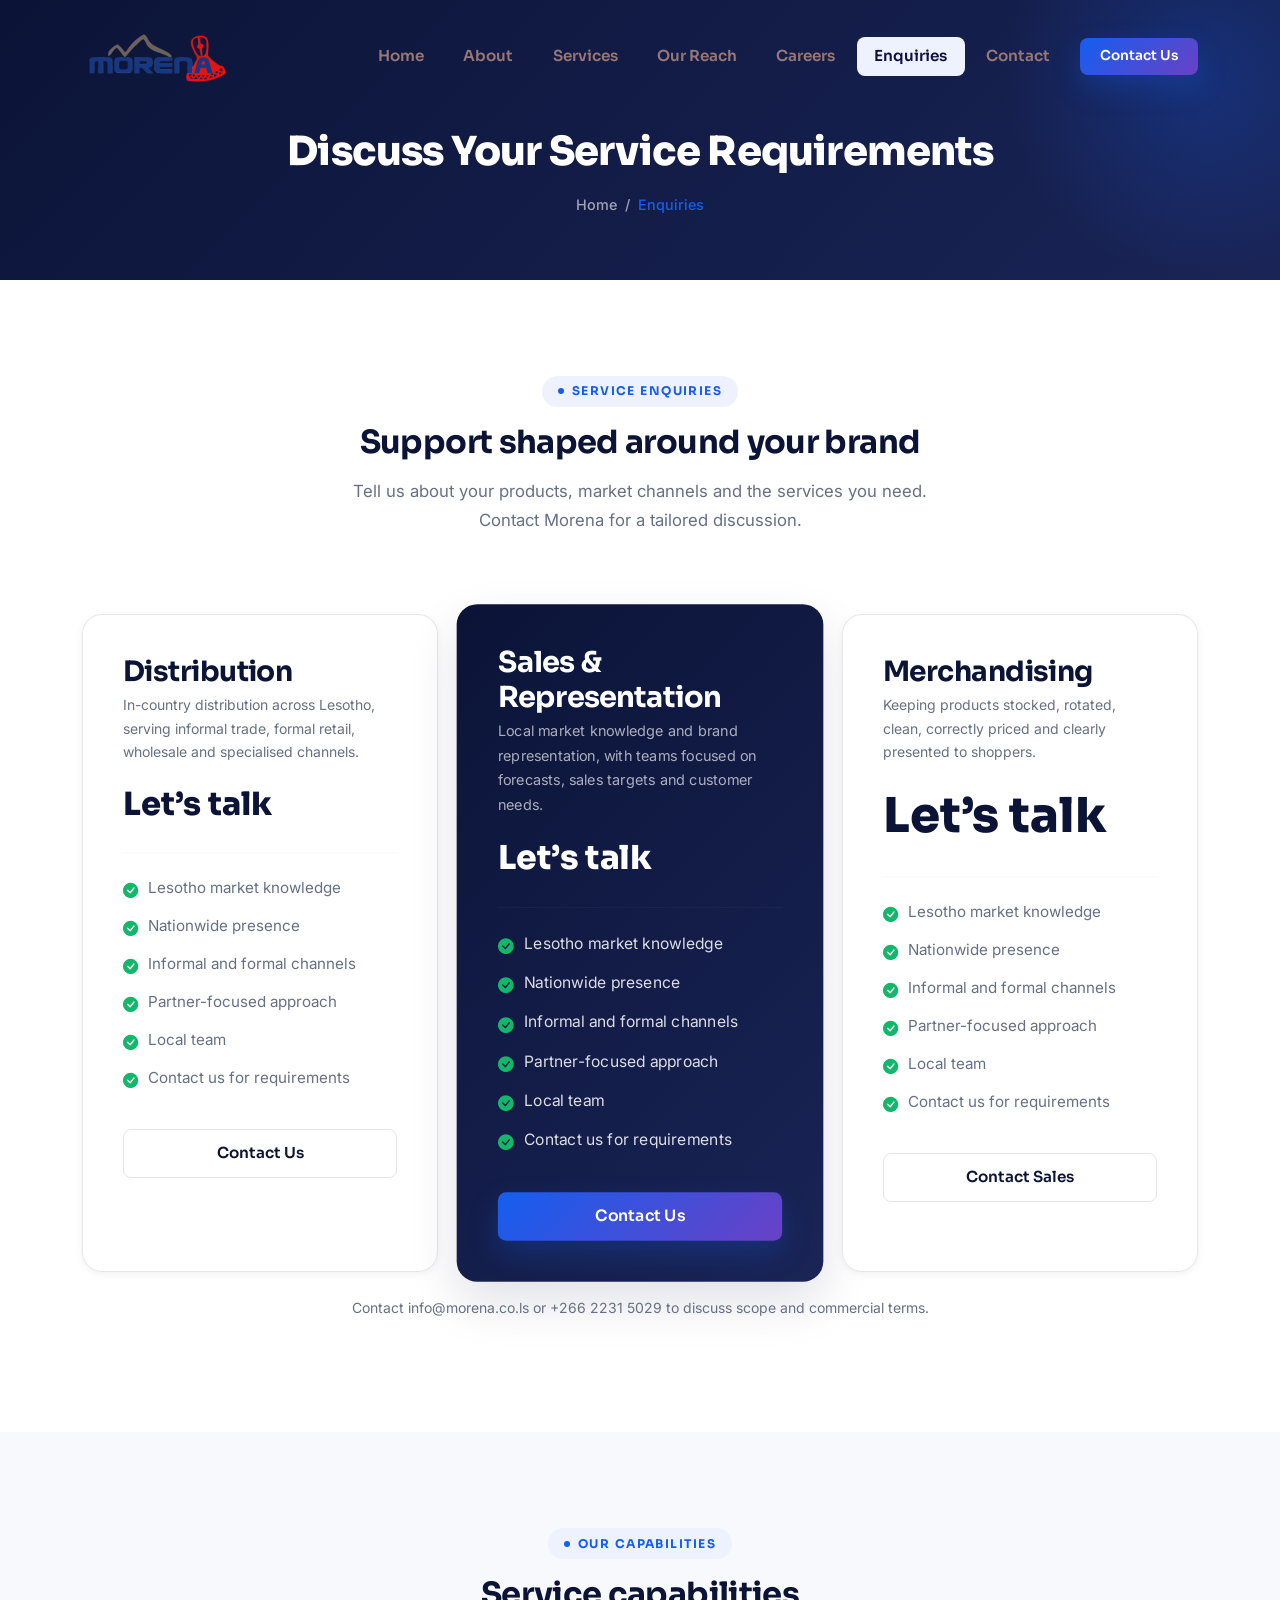
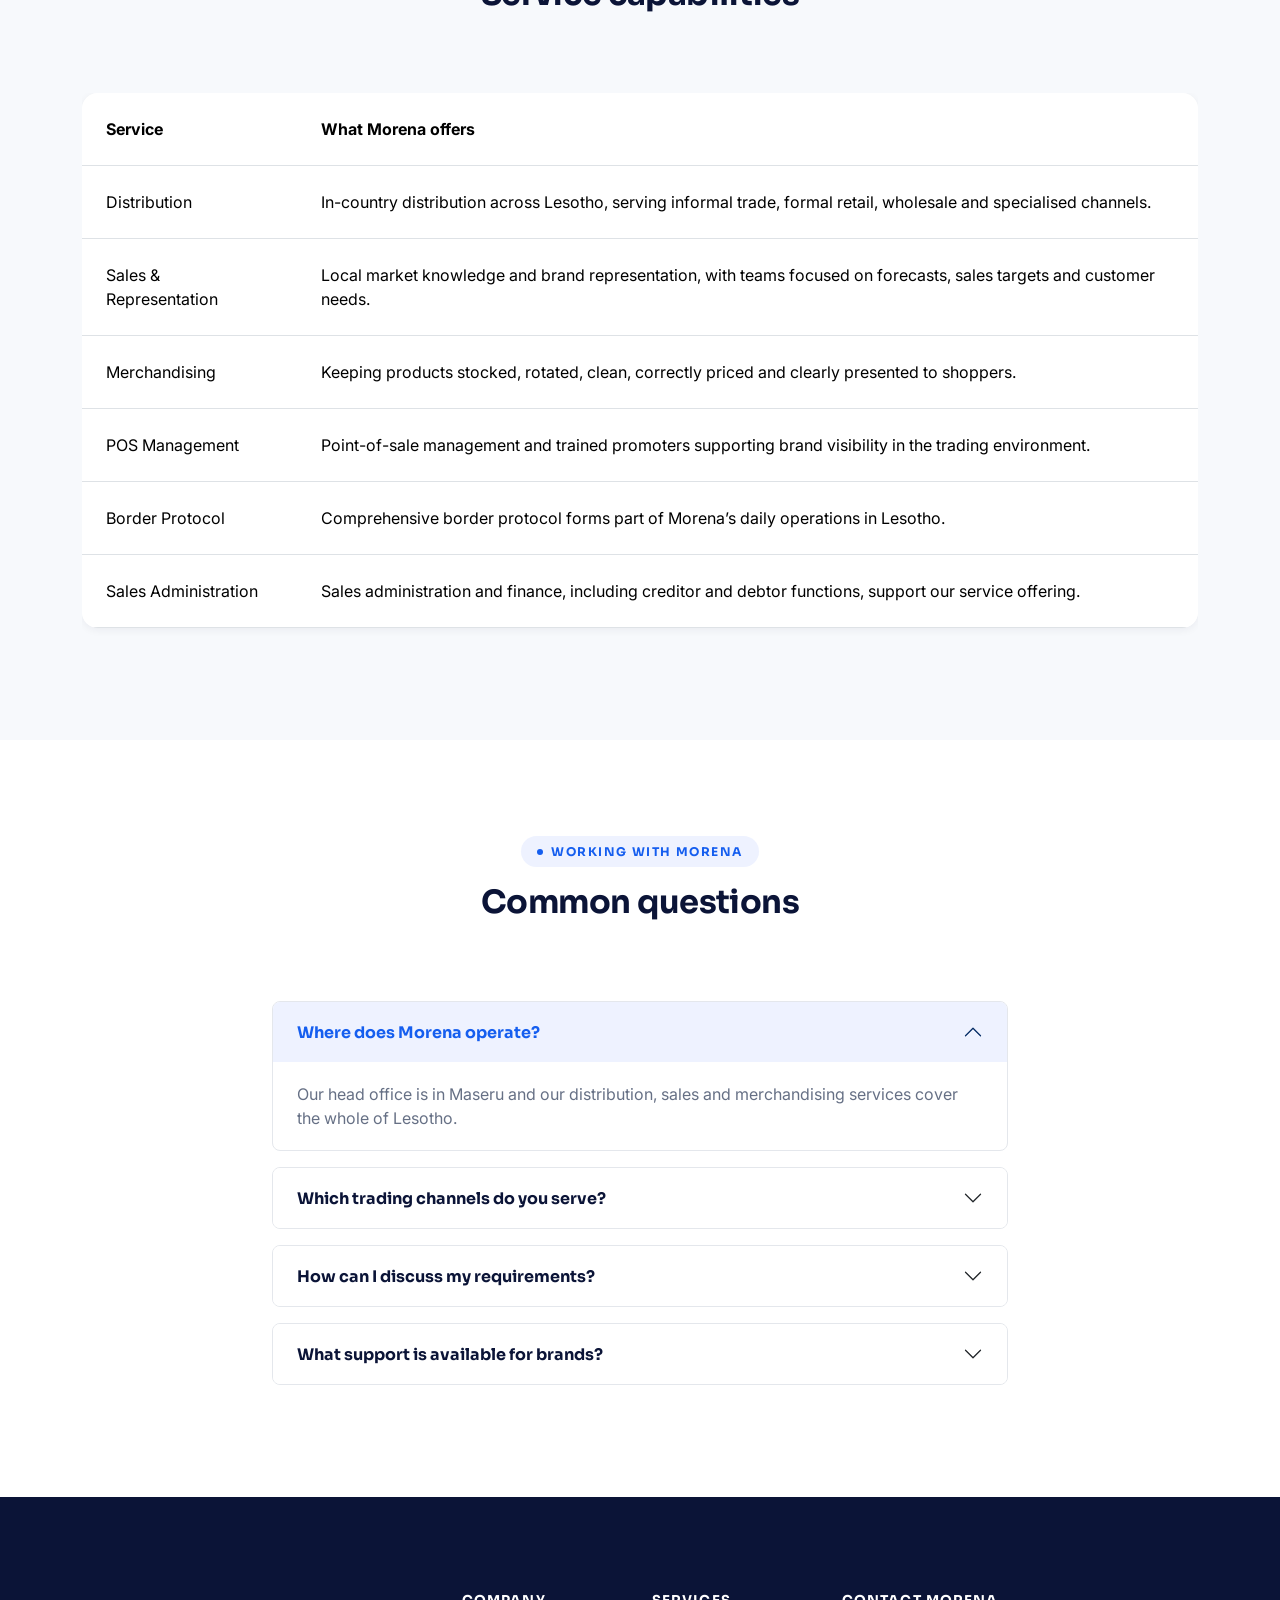
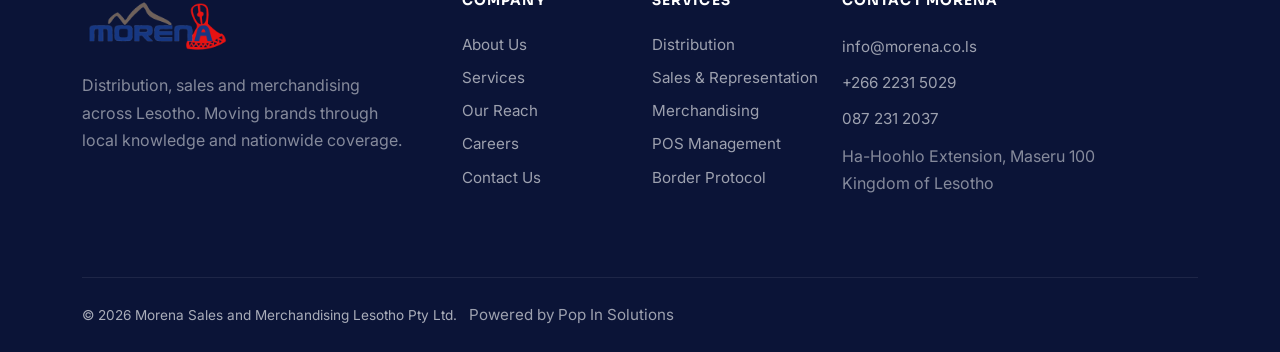
<file: pricing.html>
<!DOCTYPE html>

<html lang="en" style="overflow-x:clip;">
<head>
<meta charset="utf-8"/>
<meta content="width=device-width, initial-scale=1.0" name="viewport"/>
<title>Service Enquiries — Morena Sales</title>
<meta content="Morena Sales and Merchandising is a proudly registered Lesotho distribution, sales and merchandising company. Headquartered in Maseru, we cover the entire country and bring more than 20 years of experience in this market." name="description"/>
<link href="assets/morena-logo.png" rel="icon" type="image/png"/>
<link href="https://fonts.googleapis.com" rel="preconnect"/>
<link crossorigin="" href="https://fonts.gstatic.com" rel="preconnect"/>
<link href="https://fonts.googleapis.com/css2?family=Inter:wght@400;500;600;700&amp;family=Sora:wght@400;600;700;800&amp;display=swap" rel="stylesheet"/>
<link href="https://cdn.jsdelivr.net/npm/bootstrap@5.3.3/dist/css/bootstrap.min.css" rel="stylesheet"/>
<link href="https://cdn.jsdelivr.net/npm/bootstrap-icons@1.11.3/font/bootstrap-icons.css" rel="stylesheet"/>
<link href="css/custom.css" rel="stylesheet"/>
</head>
<body>
<nav class="navbar navbar-expand-lg navbar-nexora fixed-top">
<div class="container">
<a class="navbar-brand navbar-brand-custom" href="index.html"><img alt="Morena Sales and Merchandising" height="63" src="assets/morena-logo.png" style="width:151px;height:auto;background:transparent;border-radius:4px;padding:3px;" width="151"/></a>
<button aria-controls="mainNav" aria-expanded="false" aria-label="Toggle navigation" class="navbar-toggler navbar-toggler-custom" data-bs-target="#mainNav" data-bs-toggle="collapse" type="button">
<span class="bar"></span><span class="bar"></span><span class="bar"></span>
</button>
<div class="collapse navbar-collapse" id="mainNav">
<ul class="navbar-nav ms-auto align-items-lg-center gap-1 mt-3 mt-lg-0">
<li class="nav-item"><a class="nav-link" href="index.html">Home</a></li>
<li class="nav-item"><a class="nav-link" href="about.html">About</a></li>
<li class="nav-item"><a class="nav-link" href="services.html">Services</a></li>
<li class="nav-item"><a class="nav-link" href="portfolio.html">Our Reach</a></li>
<li class="nav-item"><a class="nav-link" href="blog.html">Careers</a></li>
<li class="nav-item"><a class="nav-link active" href="pricing.html">Enquiries</a></li>
<li class="nav-item"><a class="nav-link" href="contact.html">Contact</a></li>
<li class="nav-item ms-lg-2 mt-2 mt-lg-0">
<a class="btn btn-primary btn-sm-custom w-100" href="contact.html">Contact Us</a>
</li>
</ul>
</div>
</div>
</nav>
<header class="page-header">
<div class="container">
<h1 class="mb-3">Discuss Your Service Requirements</h1>
<div class="breadcrumb-custom">
<a href="index.html">Home</a> <span>/</span> <span class="active">Enquiries</span>
</div>
</div>
</header><section class="section pb-0">
<div class="container">
<div class="row section-header justify-content-center text-center">
<div class="col-lg-7 reveal">
<span class="eyebrow">Service enquiries</span>
<h2 class="section-title">Support shaped around your brand</h2>
<p class="section-subtitle mx-auto">Tell us about your products, market channels and the services you need. Contact Morena for a tailored discussion.</p>
</div>
</div>
</div>
</section><section class="section pt-0">
<div class="container">
<div class="row g-4 align-items-stretch">
<div class="col-lg-4 reveal">
<div class="pricing-card">
<h3 class="mb-1">Distribution</h3>
<p class="text-slate small mb-3">In-country distribution across Lesotho, serving informal trade, formal retail, wholesale and specialised channels.</p>
<div class="price-wrap">
<span class="price" style="font-size:2rem">Let’s talk</span>
<span class="price-period"></span>
</div>
<hr class="pricing-divider"/>
<ul class="feature-list">
<li class=""><i class="bi bi-check-circle-fill"></i> Lesotho market knowledge</li>
<li class=""><i class="bi bi-check-circle-fill"></i> Nationwide presence</li>
<li class=""><i class="bi bi-check-circle-fill"></i> Informal and formal channels</li>
<li class=""><i class="bi bi-check-circle-fill"></i> Partner-focused approach</li>
<li class=""><i class="bi bi-check-circle-fill"></i> Local team</li>
<li class=""><i class="bi bi-check-circle-fill"></i> Contact us for requirements</li>
</ul>
<a class="btn btn-light-custom w-100 mt-4" href="contact.html">Contact Us</a>
</div>
</div>
<div class="col-lg-4 reveal">
<div class="pricing-card featured">
<h3 class="mb-1">Sales &amp; Representation</h3>
<p class="text-slate small mb-3">Local market knowledge and brand representation, with teams focused on forecasts, sales targets and customer needs.</p>
<div class="price-wrap">
<span class="price" style="font-size:2rem">Let’s talk</span>
<span class="price-period"></span>
</div>
<hr class="pricing-divider"/>
<ul class="feature-list">
<li class=""><i class="bi bi-check-circle-fill"></i> Lesotho market knowledge</li>
<li class=""><i class="bi bi-check-circle-fill"></i> Nationwide presence</li>
<li class=""><i class="bi bi-check-circle-fill"></i> Informal and formal channels</li>
<li class=""><i class="bi bi-check-circle-fill"></i> Partner-focused approach</li>
<li class=""><i class="bi bi-check-circle-fill"></i> Local team</li>
<li class=""><i class="bi bi-check-circle-fill"></i> Contact us for requirements</li>
</ul>
<a class="btn btn-primary w-100 mt-4" href="contact.html">Contact Us</a>
</div>
</div>
<div class="col-lg-4 reveal">
<div class="pricing-card">
<h3 class="mb-1">Merchandising</h3>
<p class="text-slate small mb-3">Keeping products stocked, rotated, clean, correctly priced and clearly presented to shoppers.</p>
<div class="price-wrap">
<span class="price">Let’s talk</span>
</div>
<hr class="pricing-divider"/>
<ul class="feature-list">
<li class=""><i class="bi bi-check-circle-fill"></i> Lesotho market knowledge</li>
<li class=""><i class="bi bi-check-circle-fill"></i> Nationwide presence</li>
<li class=""><i class="bi bi-check-circle-fill"></i> Informal and formal channels</li>
<li class=""><i class="bi bi-check-circle-fill"></i> Partner-focused approach</li>
<li class=""><i class="bi bi-check-circle-fill"></i> Local team</li>
<li class=""><i class="bi bi-check-circle-fill"></i> Contact us for requirements</li>
</ul>
<a class="btn btn-light-custom w-100 mt-4" href="contact.html">Contact Sales</a>
</div>
</div>
</div>
<p class="text-center text-slate small mt-4 reveal">Contact info@morena.co.ls or +266 2231 5029 to discuss scope and commercial terms.</p>
</div>
</section><section class="section bg-soft">
<div class="container">
<div class="row section-header justify-content-center text-center">
<div class="col-lg-7 reveal">
<span class="eyebrow">Our capabilities</span>
<h2 class="section-title">Service capabilities</h2>
</div>
</div>
<div class="table-responsive reveal">
<table class="table align-middle bg-white rounded-4 overflow-hidden" style="box-shadow: var(--n-shadow-sm);"><thead><tr><th class="p-4">Service</th><th class="p-4">What Morena offers</th></tr></thead><tbody><tr><td class="p-4">Distribution</td><td class="p-4">In-country distribution across Lesotho, serving informal trade, formal retail, wholesale and specialised channels.</td></tr><tr><td class="p-4">Sales &amp; Representation</td><td class="p-4">Local market knowledge and brand representation, with teams focused on forecasts, sales targets and customer needs.</td></tr><tr><td class="p-4">Merchandising</td><td class="p-4">Keeping products stocked, rotated, clean, correctly priced and clearly presented to shoppers.</td></tr><tr><td class="p-4">POS Management</td><td class="p-4">Point-of-sale management and trained promoters supporting brand visibility in the trading environment.</td></tr><tr><td class="p-4">Border Protocol</td><td class="p-4">Comprehensive border protocol forms part of Morena’s daily operations in Lesotho.</td></tr><tr><td class="p-4">Sales Administration</td><td class="p-4">Sales administration and finance, including creditor and debtor functions, support our service offering.</td></tr></tbody></table>
</div>
</div>
</section><section class="section">
<div class="container">
<div class="row section-header justify-content-center text-center">
<div class="col-lg-7 reveal">
<span class="eyebrow">Working with Morena</span>
<h2 class="section-title">Common questions</h2>
</div>
</div>
<div class="row justify-content-center">
<div class="col-lg-8 reveal">
<div class="accordion accordion-custom" id="pricingFaq">
<div class="accordion-item">
<h2 class="accordion-header">
<button class="accordion-button" data-bs-target="#pfaq1" data-bs-toggle="collapse" type="button">Where does Morena operate?</button>
</h2>
<div class="accordion-collapse collapse show" data-bs-parent="#pricingFaq" id="pfaq1">
<div class="accordion-body">Our head office is in Maseru and our distribution, sales and merchandising services cover the whole of Lesotho.</div>
</div>
</div>
<div class="accordion-item">
<h2 class="accordion-header">
<button class="accordion-button collapsed" data-bs-target="#pfaq2" data-bs-toggle="collapse" type="button">Which trading channels do you serve?</button>
</h2>
<div class="accordion-collapse collapse" data-bs-parent="#pricingFaq" id="pfaq2">
<div class="accordion-body">We serve informal markets, corporate formal retail and wholesale, as well as pharmacy and hospitality channels.</div>
</div>
</div>
<div class="accordion-item">
<h2 class="accordion-header">
<button class="accordion-button collapsed" data-bs-target="#pfaq3" data-bs-toggle="collapse" type="button">How can I discuss my requirements?</button>
</h2>
<div class="accordion-collapse collapse" data-bs-parent="#pricingFaq" id="pfaq3">
<div class="accordion-body">Email info@morena.co.ls or call +266 2231 5029 to discuss your brand, products and service requirements.</div>
</div>
</div>
<div class="accordion-item">
<h2 class="accordion-header">
<button class="accordion-button collapsed" data-bs-target="#pfaq4" data-bs-toggle="collapse" type="button">What support is available for brands?</button>
</h2>
<div class="accordion-collapse collapse" data-bs-parent="#pricingFaq" id="pfaq4">
<div class="accordion-body">Our services include distribution, representation, merchandising, point-of-sale management, border protocol and sales administration.</div>
</div>
</div>
</div>
</div>
</div>
</div>
</section>
<footer class="footer-nexora">
<div class="container">
<div class="row gy-4">
<div class="col-lg-4 col-md-6">
<a class="navbar-brand-custom d-inline-block mb-3" href="index.html" style="color:#fff !important;"><img alt="Morena Sales and Merchandising" height="63" src="assets/morena-logo.png" style="width:151px;height:auto;background:transparent;border-radius:4px;padding:3px;" width="151"/></a>
<p class="text-white-50 mb-4" style="max-width:320px;">Distribution, sales and merchandising across Lesotho. Moving brands through local knowledge and nationwide coverage.</p>
<div class="d-flex gap-2">
</div>
</div>
<div class="col-lg-2 col-md-6 col-6">
<h6>Company</h6>
<a href="about.html">About Us</a>
<a href="services.html">Services</a>
<a href="portfolio.html">Our Reach</a>
<a href="blog.html">Careers</a>
<a href="contact.html">Contact Us</a>
</div>
<div class="col-lg-2 col-md-6 col-6">
<h6>Services</h6>
<a href="service-details.html">Distribution</a>
<a href="service-details.html">Sales &amp; Representation</a>
<a href="service-details.html">Merchandising</a>
<a href="service-details.html">POS Management</a>
<a href="service-details.html">Border Protocol</a>
</div>
<div class="col-lg-4 col-md-6">
<h6>Contact Morena</h6>
<p class="text-white-50 mb-3"><a href="mailto:info@morena.co.ls">info@morena.co.ls</a><a href="tel:+26622315029">+266 2231 5029</a><a href="tel:0872312037">087 231 2037</a>Ha-Hoohlo Extension, Maseru 100<br/>Kingdom of Lesotho</p>
</div>
</div>
<div class="footer-bottom d-flex flex-column flex-md-row justify-content-between align-items-center gap-2 text-center text-md-start">
<p class="mb-0">© 2026 Morena Sales and Merchandising Lesotho Pty Ltd. <a class="ms-2 d-inline mb-0" href="https://popinsolutions.co.za/">Powered by Pop In Solutions</a></p>
<div class="d-flex gap-4">
</div>
</div>
</div>
</footer>
<button aria-label="Back to top" class="back-to-top"><i class="bi bi-arrow-up"></i></button>
<script src="https://cdn.jsdelivr.net/npm/bootstrap@5.3.3/dist/js/bootstrap.bundle.min.js"></script>
<script src="js/main.js"></script>
</body>
</html>
</file>
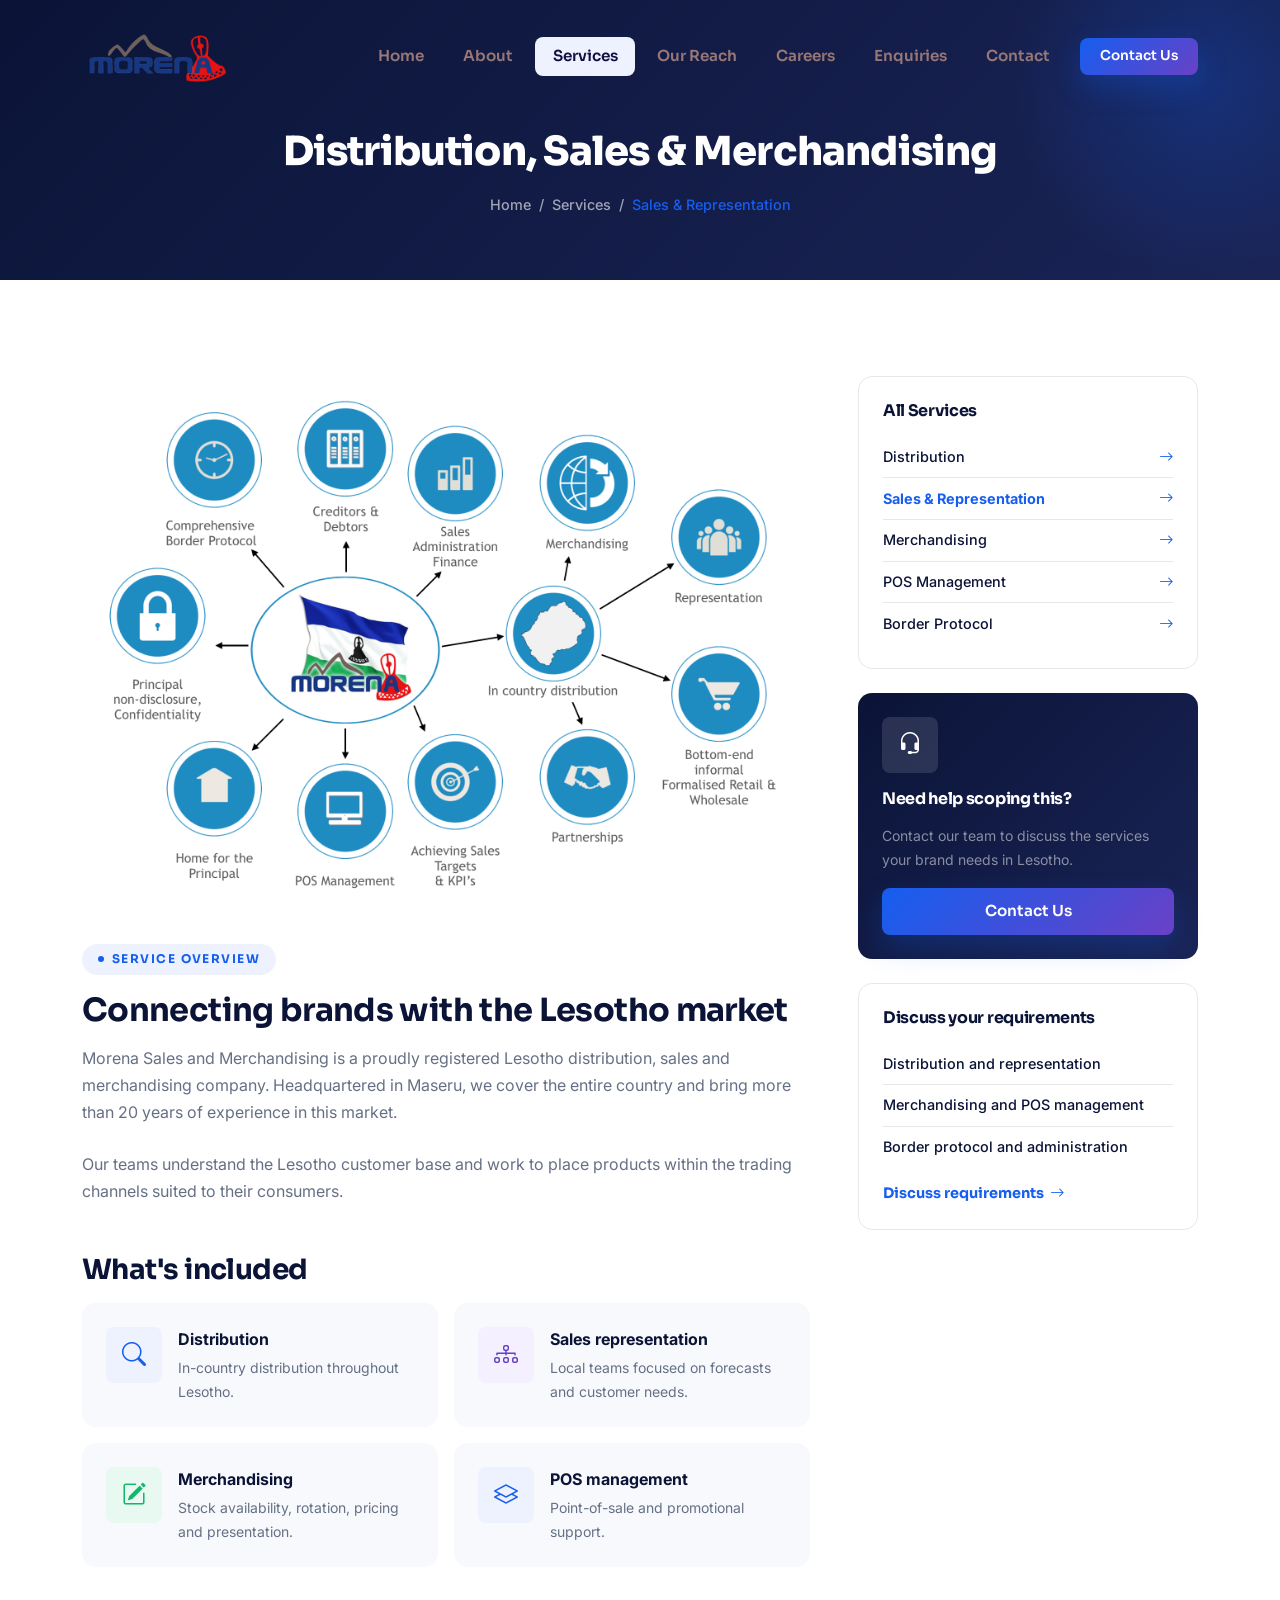
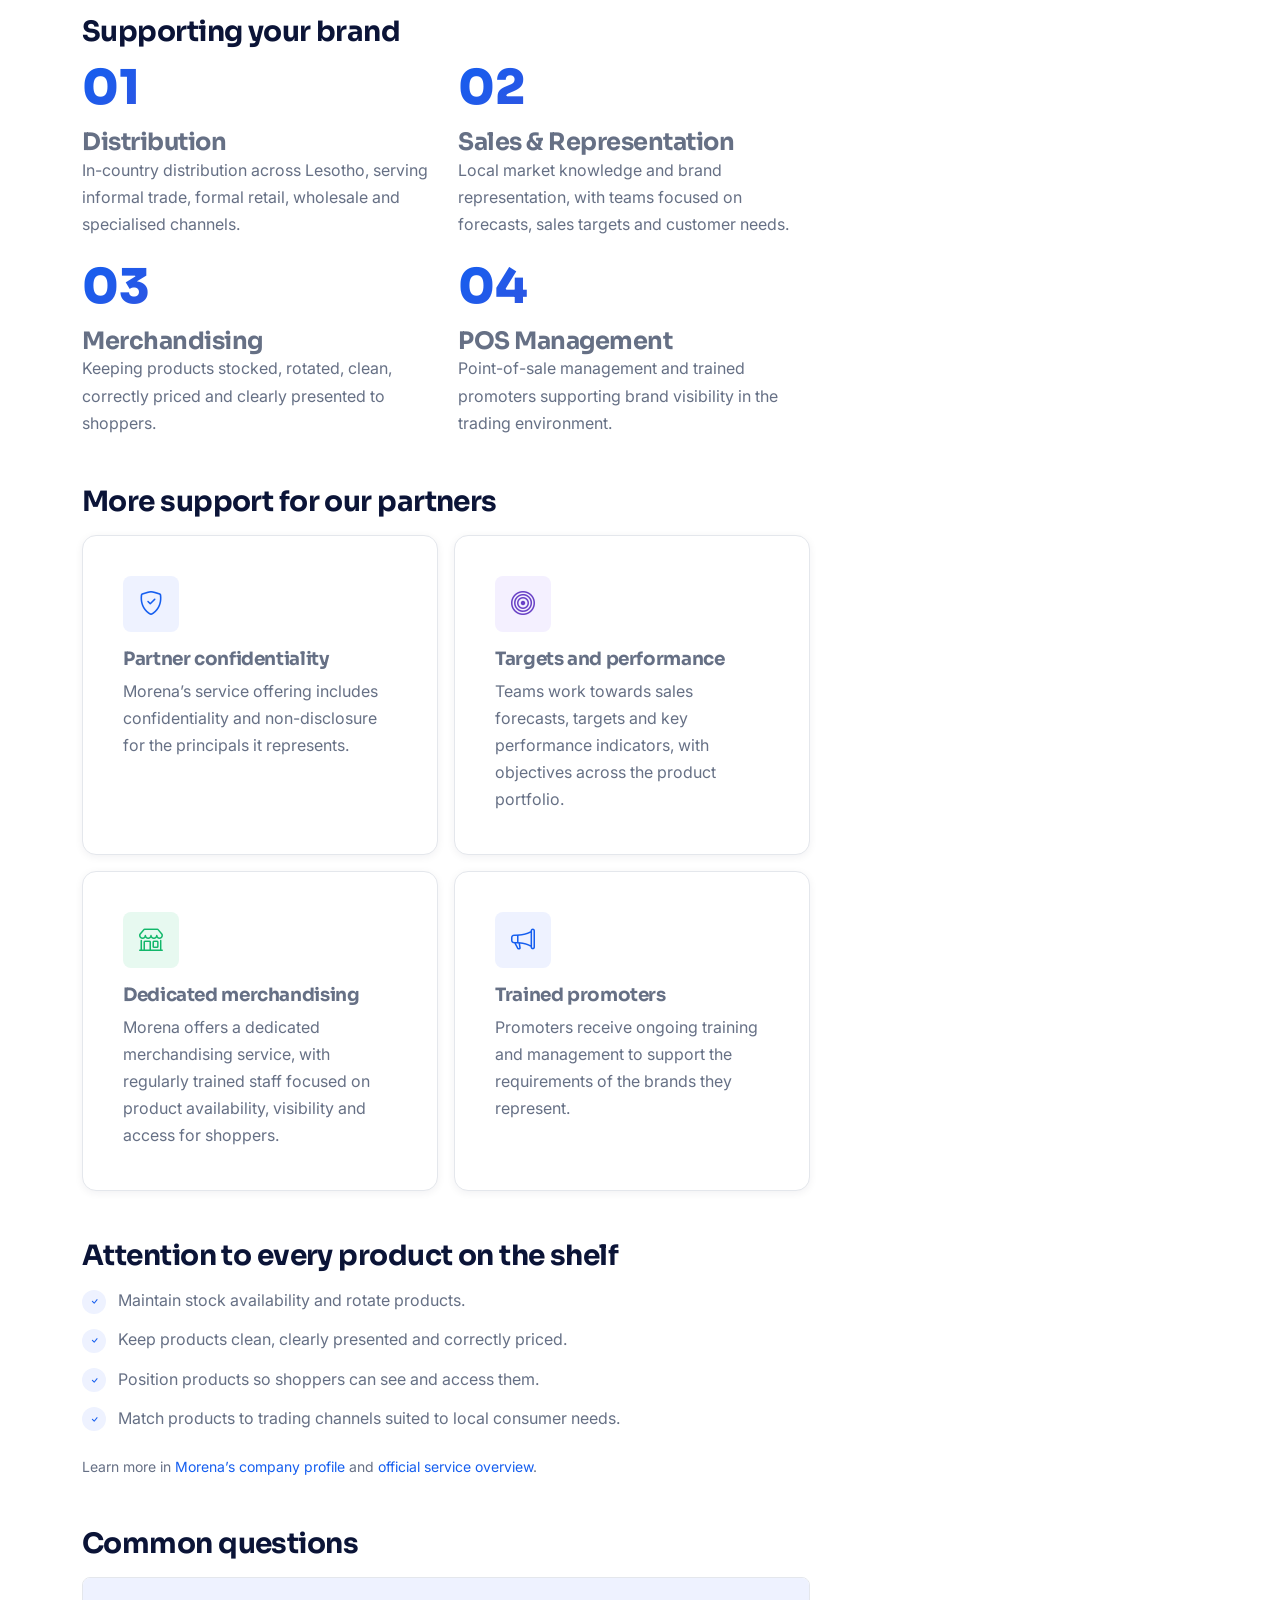
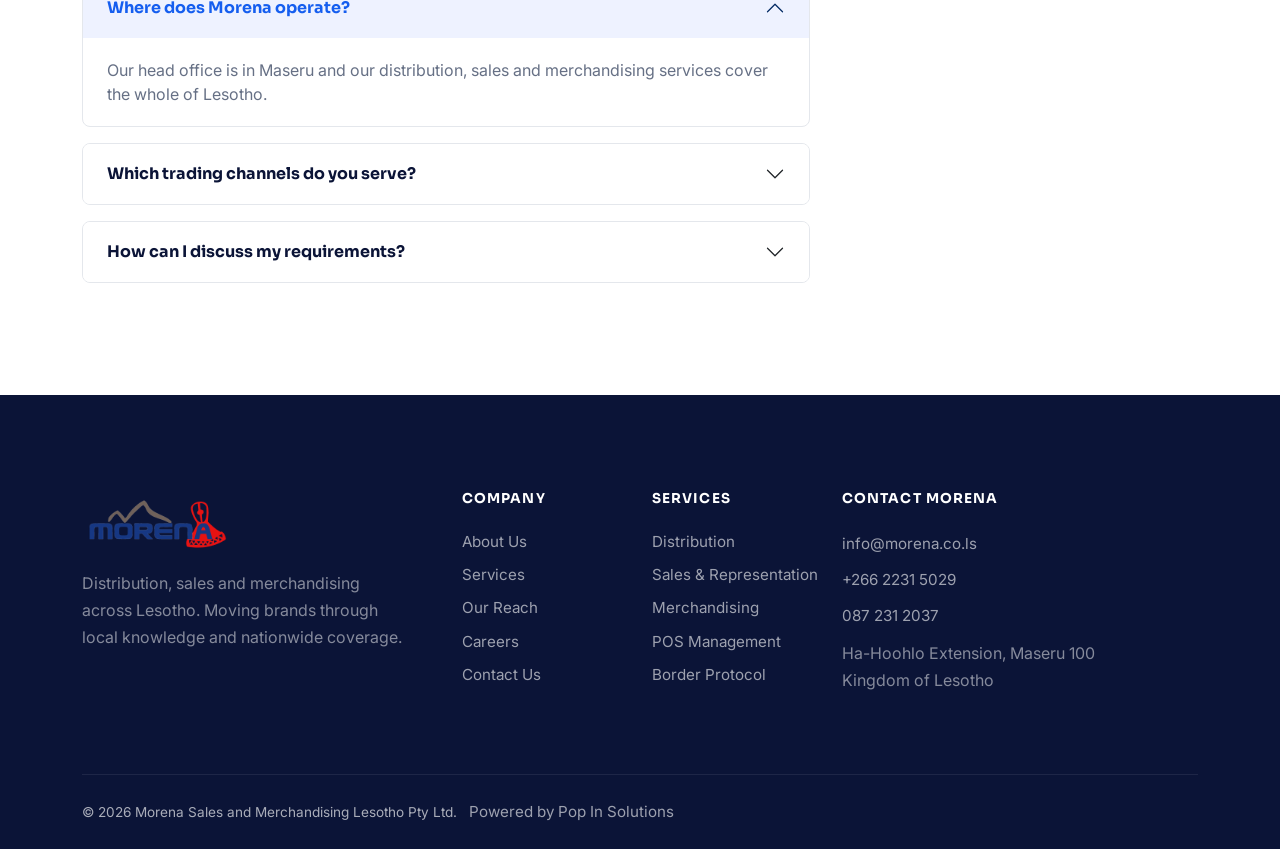
<file: service-details.html>
<!DOCTYPE html>

<html lang="en" style="overflow-x:clip;">
<head>
<meta charset="utf-8"/>
<meta content="width=device-width, initial-scale=1.0" name="viewport"/>
<title>Service Capabilities — Morena Sales</title>
<meta content="Morena Sales and Merchandising is a proudly registered Lesotho distribution, sales and merchandising company. Headquartered in Maseru, we cover the entire country and bring more than 20 years of experience in this market." name="description"/>
<link href="assets/morena-logo.png" rel="icon" type="image/png"/>
<link href="https://fonts.googleapis.com" rel="preconnect"/>
<link crossorigin="" href="https://fonts.gstatic.com" rel="preconnect"/>
<link href="https://fonts.googleapis.com/css2?family=Inter:wght@400;500;600;700&amp;family=Sora:wght@400;600;700;800&amp;display=swap" rel="stylesheet"/>
<link href="https://cdn.jsdelivr.net/npm/bootstrap@5.3.3/dist/css/bootstrap.min.css" rel="stylesheet"/>
<link href="https://cdn.jsdelivr.net/npm/bootstrap-icons@1.11.3/font/bootstrap-icons.css" rel="stylesheet"/>
<link href="css/custom.css" rel="stylesheet"/>
</head>
<body>
<nav class="navbar navbar-expand-lg navbar-nexora fixed-top">
<div class="container">
<a class="navbar-brand navbar-brand-custom" href="index.html"><img alt="Morena Sales and Merchandising" height="63" src="assets/morena-logo.png" style="width:151px;height:auto;background:transparent;border-radius:4px;padding:3px;" width="151"/></a>
<button aria-controls="mainNav" aria-expanded="false" aria-label="Toggle navigation" class="navbar-toggler navbar-toggler-custom" data-bs-target="#mainNav" data-bs-toggle="collapse" type="button">
<span class="bar"></span><span class="bar"></span><span class="bar"></span>
</button>
<div class="collapse navbar-collapse" id="mainNav">
<ul class="navbar-nav ms-auto align-items-lg-center gap-1 mt-3 mt-lg-0">
<li class="nav-item"><a class="nav-link" href="index.html">Home</a></li>
<li class="nav-item"><a class="nav-link" href="about.html">About</a></li>
<li class="nav-item"><a class="nav-link active" href="services.html">Services</a></li>
<li class="nav-item"><a class="nav-link" href="portfolio.html">Our Reach</a></li>
<li class="nav-item"><a class="nav-link" href="blog.html">Careers</a></li>
<li class="nav-item"><a class="nav-link" href="pricing.html">Enquiries</a></li>
<li class="nav-item"><a class="nav-link" href="contact.html">Contact</a></li>
<li class="nav-item ms-lg-2 mt-2 mt-lg-0">
<a class="btn btn-primary btn-sm-custom w-100" href="contact.html">Contact Us</a>
</li>
</ul>
</div>
</div>
</nav>
<header class="page-header">
<div class="container">
<h1 class="mb-3">Distribution, Sales &amp; Merchandising</h1>
<div class="breadcrumb-custom">
<a href="index.html">Home</a> <span>/</span> <a href="services.html">Services</a> <span>/</span> <span class="active">Sales &amp; Representation</span>
</div>
</div>
</header>
<section class="section">
<div class="container">
<div class="row g-4 g-lg-5"><div class="col-lg-8 reveal">
<img alt="Morena official service overview" class="rounded-img w-100 mb-4" src="assets/services-overview.png" style="width:100%;object-fit:contain;background:#fff;"/>
<span class="eyebrow">Service overview</span>
<h2 class="mb-3">Connecting brands with the Lesotho market</h2>
<p class="mb-4">Morena Sales and Merchandising is a proudly registered Lesotho distribution, sales and merchandising company. Headquartered in Maseru, we cover the entire country and bring more than 20 years of experience in this market.</p>
<p class="mb-4">Our teams understand the Lesotho customer base and work to place products within the trading channels suited to their consumers.</p>
<h3 class="mb-3 mt-5">What's included</h3>
<div class="row g-3 mb-4">
<div class="col-md-6">
<div class="feature-grid-item">
<div class="icon-box icon-box-primary"><i class="bi bi-search"></i></div>
<div><strong class="text-navy d-block mb-1">Distribution</strong><span class="small">In-country distribution throughout Lesotho.</span></div>
</div>
</div>
<div class="col-md-6">
<div class="feature-grid-item">
<div class="icon-box icon-box-secondary"><i class="bi bi-diagram-3"></i></div>
<div><strong class="text-navy d-block mb-1">Sales representation</strong><span class="small">Local teams focused on forecasts and customer needs.</span></div>
</div>
</div>
<div class="col-md-6">
<div class="feature-grid-item">
<div class="icon-box icon-box-success"><i class="bi bi-pencil-square"></i></div>
<div><strong class="text-navy d-block mb-1">Merchandising</strong><span class="small">Stock availability, rotation, pricing and presentation.</span></div>
</div>
</div>
<div class="col-md-6">
<div class="feature-grid-item">
<div class="icon-box icon-box-primary"><i class="bi bi-layers"></i></div>
<div><strong class="text-navy d-block mb-1">POS management</strong><span class="small">Point-of-sale and promotional support.</span></div>
</div>
</div>
</div>
<h3 class="mb-3 mt-5">Supporting your brand</h3>
<div class="row g-4 mb-4">
<div class="col-md-6">
<div class="process-step">
<span class="process-number">01</span>
<h4 class="card-title">Distribution</h4>
<p class="mb-0">In-country distribution across Lesotho, serving informal trade, formal retail, wholesale and specialised channels.</p>
</div>
</div>
<div class="col-md-6">
<div class="process-step">
<span class="process-number">02</span>
<h4 class="card-title">Sales &amp; Representation</h4>
<p class="mb-0">Local market knowledge and brand representation, with teams focused on forecasts, sales targets and customer needs.</p>
</div>
</div>
<div class="col-md-6">
<div class="process-step">
<span class="process-number">03</span>
<h4 class="card-title">Merchandising</h4>
<p class="mb-0">Keeping products stocked, rotated, clean, correctly priced and clearly presented to shoppers.</p>
</div>
</div>
<div class="col-md-6">
<div class="process-step">
<span class="process-number">04</span>
<h4 class="card-title">POS Management</h4>
<p class="mb-0">Point-of-sale management and trained promoters supporting brand visibility in the trading environment.</p>
</div>
</div>
</div><div id="partner-support"><h3 class="mb-3 mt-5">More support for our partners</h3><div class="row g-3 mb-4"><div class="col-md-6"><div class="card-premium"><div class="icon-box icon-box-primary mb-3"><i aria-hidden="true" class="bi bi-shield-check"></i></div><h4 class="card-title">Partner confidentiality</h4><p class="mb-0">Morena’s service offering includes confidentiality and non-disclosure for the principals it represents.</p></div></div><div class="col-md-6"><div class="card-premium"><div class="icon-box icon-box-secondary mb-3"><i aria-hidden="true" class="bi bi-bullseye"></i></div><h4 class="card-title">Targets and performance</h4><p class="mb-0">Teams work towards sales forecasts, targets and key performance indicators, with objectives across the product portfolio.</p></div></div><div class="col-md-6"><div class="card-premium"><div class="icon-box icon-box-success mb-3"><i aria-hidden="true" class="bi bi-shop"></i></div><h4 class="card-title">Dedicated merchandising</h4><p class="mb-0">Morena offers a dedicated merchandising service, with regularly trained staff focused on product availability, visibility and access for shoppers.</p></div></div><div class="col-md-6"><div class="card-premium"><div class="icon-box icon-box-primary mb-3"><i aria-hidden="true" class="bi bi-megaphone"></i></div><h4 class="card-title">Trained promoters</h4><p class="mb-0">Promoters receive ongoing training and management to support the requirements of the brands they represent.</p></div></div></div><h3 class="mb-3 mt-5">Attention to every product on the shelf</h3><ul class="list-check mb-4"><li><i aria-hidden="true" class="bi bi-check"></i><div>Maintain stock availability and rotate products.</div></li><li><i aria-hidden="true" class="bi bi-check"></i><div>Keep products clean, clearly presented and correctly priced.</div></li><li><i aria-hidden="true" class="bi bi-check"></i><div>Position products so shoppers can see and access them.</div></li><li><i aria-hidden="true" class="bi bi-check"></i><div>Match products to trading channels suited to local consumer needs.</div></li></ul><p class="small text-slate">Learn more in <a class="text-primary-custom" href="https://morenasales.com/about-us/" rel="noopener noreferrer" target="_blank">Morena’s company profile</a> and <a class="text-primary-custom" href="assets/services-overview.png">official service overview</a>.</p></div><h3 class="mb-3 mt-5">Common questions</h3>
<div class="accordion accordion-custom" id="serviceDetailFaq">
<div class="accordion-item">
<h2 class="accordion-header">
<button class="accordion-button" data-bs-target="#sdfaq1" data-bs-toggle="collapse" type="button">Where does Morena operate?</button>
</h2>
<div class="accordion-collapse collapse show" data-bs-parent="#serviceDetailFaq" id="sdfaq1">
<div class="accordion-body">Our head office is in Maseru and our distribution, sales and merchandising services cover the whole of Lesotho.</div>
</div>
</div>
<div class="accordion-item">
<h2 class="accordion-header">
<button class="accordion-button collapsed" data-bs-target="#sdfaq2" data-bs-toggle="collapse" type="button">Which trading channels do you serve?</button>
</h2>
<div class="accordion-collapse collapse" data-bs-parent="#serviceDetailFaq" id="sdfaq2">
<div class="accordion-body">We serve informal markets, corporate formal retail and wholesale, as well as pharmacy and hospitality channels.</div>
</div>
</div>
<div class="accordion-item">
<h2 class="accordion-header">
<button class="accordion-button collapsed" data-bs-target="#sdfaq3" data-bs-toggle="collapse" type="button">How can I discuss my requirements?</button>
</h2>
<div class="accordion-collapse collapse" data-bs-parent="#serviceDetailFaq" id="sdfaq3">
<div class="accordion-body">Email info@morena.co.ls or call +266 2231 5029 to discuss your brand, products and service requirements.</div>
</div>
</div>
</div>
</div><div class="col-lg-4 reveal">
<div class="widget">
<h5>All Services</h5>
<ul class="widget-link-list">
<li><a class="text-decoration-none text-navy" href="service-details.html">Distribution</a> <i class="bi bi-arrow-right text-primary-custom"></i></li>
<li><a class="text-decoration-none text-primary-custom fw-bold" href="service-details.html">Sales &amp; Representation</a> <i class="bi bi-arrow-right text-primary-custom"></i></li>
<li><a class="text-decoration-none text-navy" href="service-details.html">Merchandising</a> <i class="bi bi-arrow-right text-primary-custom"></i></li>
<li><a class="text-decoration-none text-navy" href="service-details.html">POS Management</a> <i class="bi bi-arrow-right text-primary-custom"></i></li>
<li><a class="text-decoration-none text-navy" href="service-details.html">Border Protocol</a> <i class="bi bi-arrow-right text-primary-custom"></i></li>
</ul>
</div>
<div class="widget bg-gradient-dark text-white border-0">
<div class="icon-box icon-box-white mb-3"><i class="bi bi-headset"></i></div>
<h5 class="text-white">Need help scoping this?</h5>
<p class="text-white-50 small mb-3">Contact our team to discuss the services your brand needs in Lesotho.</p>
<a class="btn btn-primary w-100" href="contact.html">Contact Us</a>
</div>
<div class="widget">
<h5>Discuss your requirements</h5>
<ul class="widget-link-list">
<li>Distribution and representation</li>
<li>Merchandising and POS management</li>
<li>Border protocol and administration</li>
</ul>
<a class="card-link-arrow mt-3 d-inline-flex" href="pricing.html">Discuss requirements <i class="bi bi-arrow-right"></i></a>
</div>
</div>
</div>
</div>
</section>
<footer class="footer-nexora">
<div class="container">
<div class="row gy-4">
<div class="col-lg-4 col-md-6">
<a class="navbar-brand-custom d-inline-block mb-3" href="index.html" style="color:#fff !important;"><img alt="Morena Sales and Merchandising" height="63" src="assets/morena-logo.png" style="width:151px;height:auto;background:transparent;border-radius:4px;padding:3px;" width="151"/></a>
<p class="text-white-50 mb-4" style="max-width:320px;">Distribution, sales and merchandising across Lesotho. Moving brands through local knowledge and nationwide coverage.</p>
<div class="d-flex gap-2">
</div>
</div>
<div class="col-lg-2 col-md-6 col-6">
<h6>Company</h6>
<a href="about.html">About Us</a>
<a href="services.html">Services</a>
<a href="portfolio.html">Our Reach</a>
<a href="blog.html">Careers</a>
<a href="contact.html">Contact Us</a>
</div>
<div class="col-lg-2 col-md-6 col-6">
<h6>Services</h6>
<a href="service-details.html">Distribution</a>
<a href="service-details.html">Sales &amp; Representation</a>
<a href="service-details.html">Merchandising</a>
<a href="service-details.html">POS Management</a>
<a href="service-details.html">Border Protocol</a>
</div>
<div class="col-lg-4 col-md-6">
<h6>Contact Morena</h6>
<p class="text-white-50 mb-3"><a href="mailto:info@morena.co.ls">info@morena.co.ls</a><a href="tel:+26622315029">+266 2231 5029</a><a href="tel:0872312037">087 231 2037</a>Ha-Hoohlo Extension, Maseru 100<br/>Kingdom of Lesotho</p>
</div>
</div>
<div class="footer-bottom d-flex flex-column flex-md-row justify-content-between align-items-center gap-2 text-center text-md-start">
<p class="mb-0">© 2026 Morena Sales and Merchandising Lesotho Pty Ltd. <a class="ms-2 d-inline mb-0" href="https://popinsolutions.co.za/">Powered by Pop In Solutions</a></p>
<div class="d-flex gap-4">
</div>
</div>
</div>
</footer>
<button aria-label="Back to top" class="back-to-top"><i class="bi bi-arrow-up"></i></button>
<script src="https://cdn.jsdelivr.net/npm/bootstrap@5.3.3/dist/js/bootstrap.bundle.min.js"></script>
<script src="js/main.js"></script>
</body>
</html>
</file>
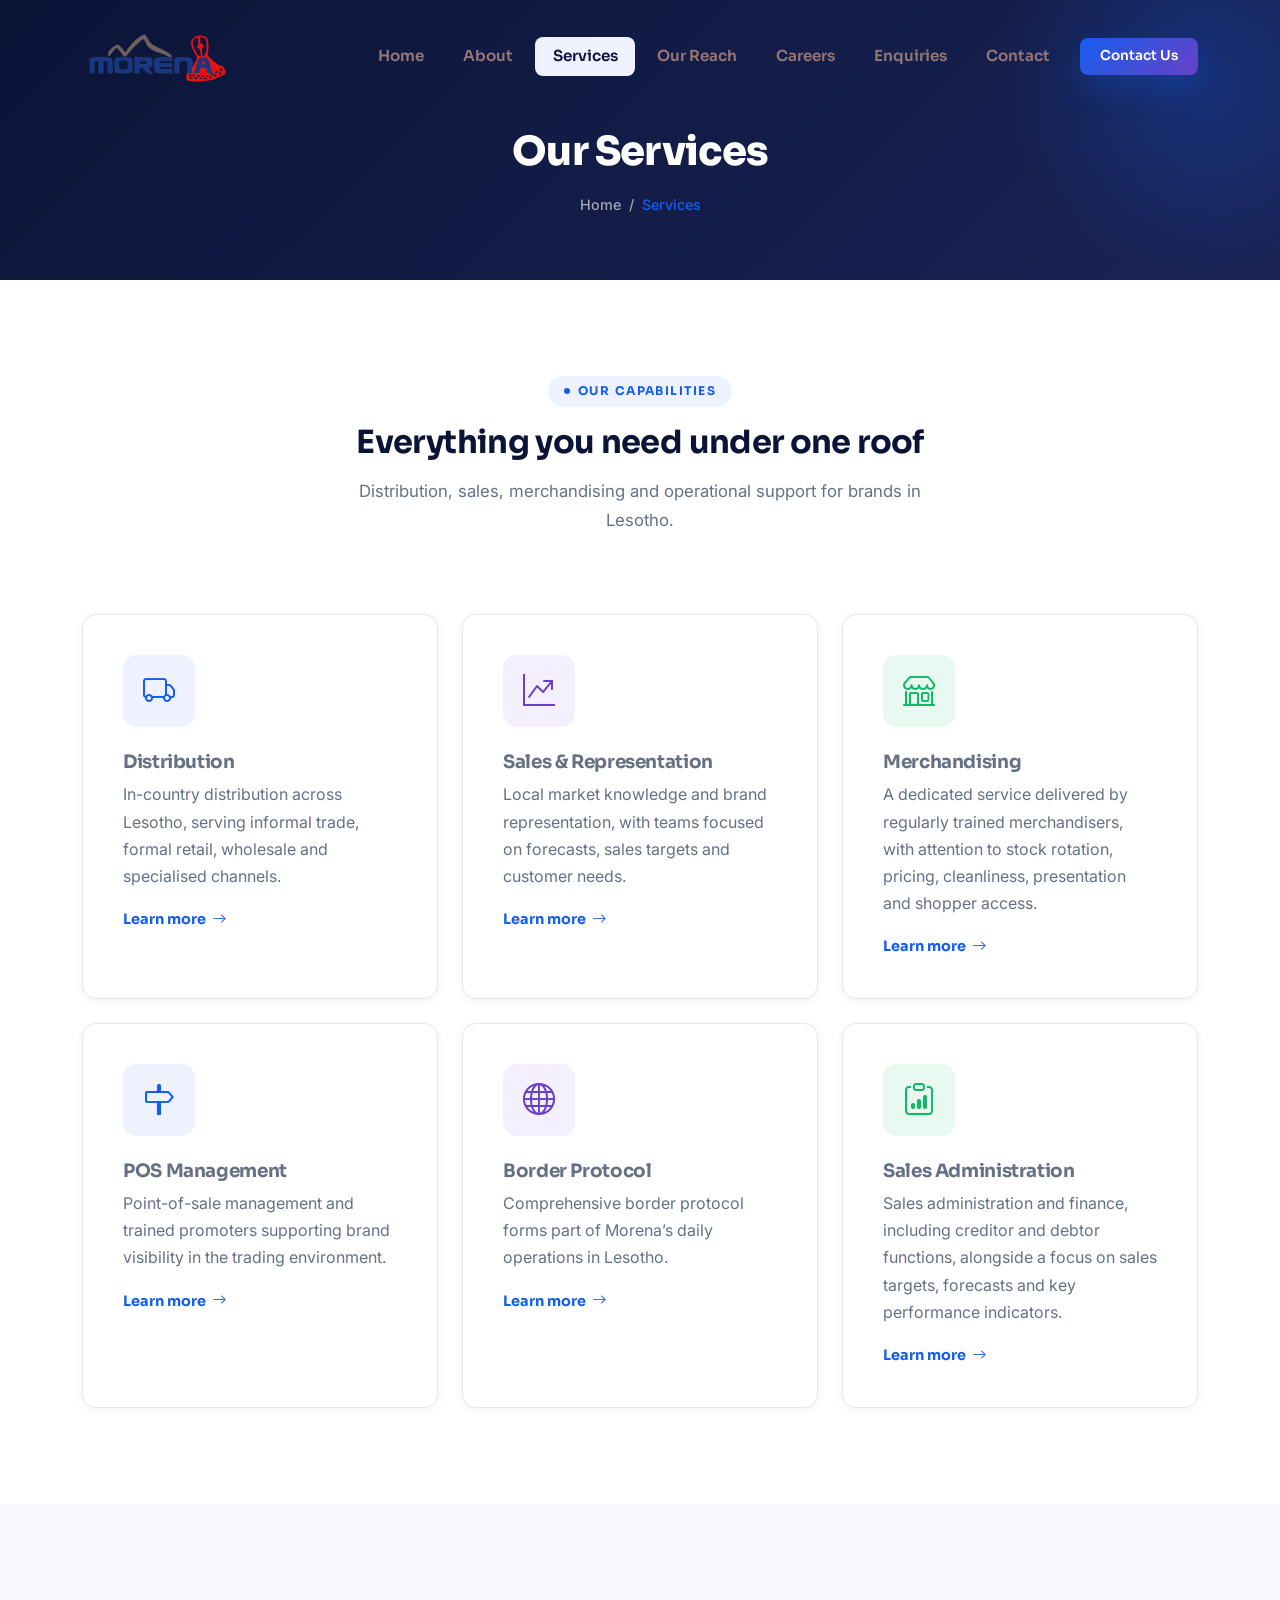
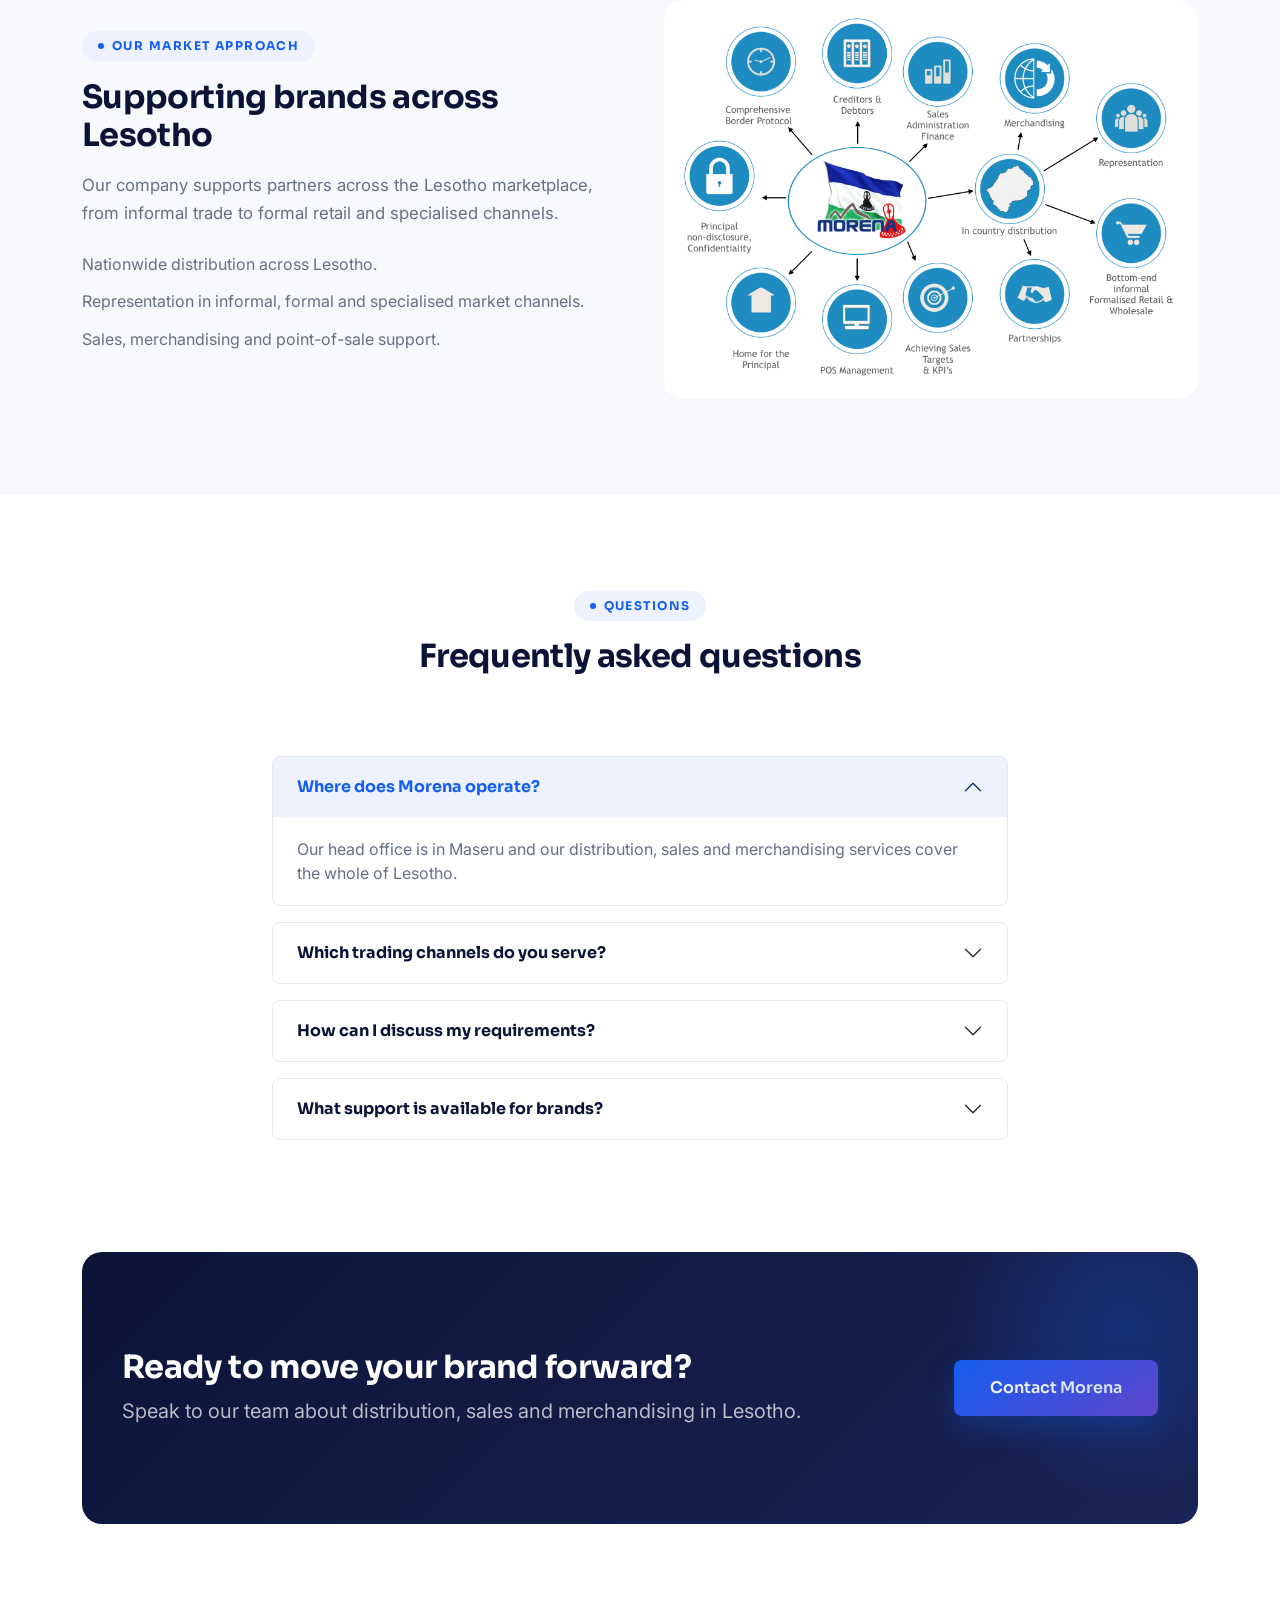
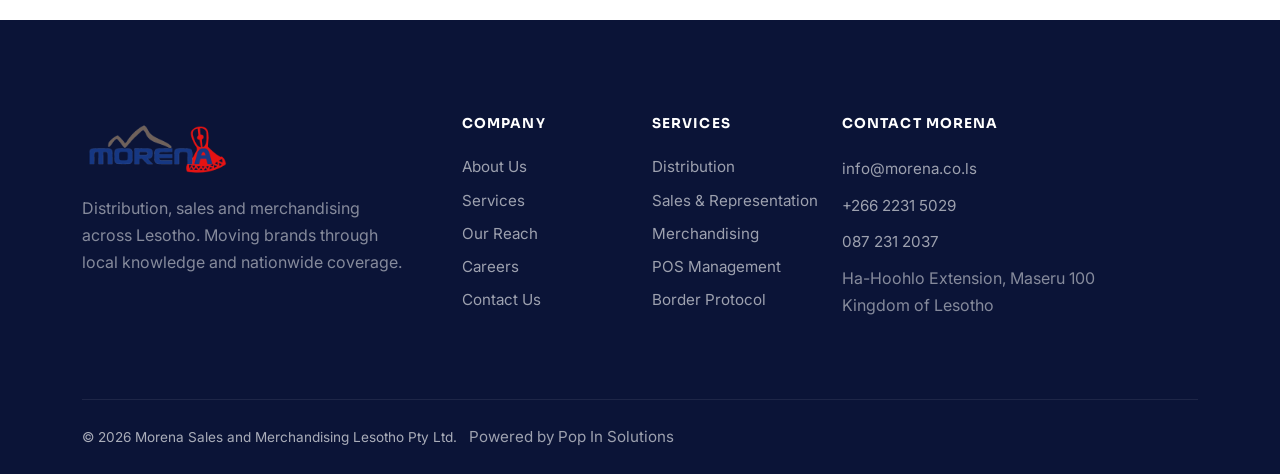
<file: services.html>
<!DOCTYPE html>

<html lang="en" style="overflow-x:clip;">
<head>
<meta charset="utf-8"/>
<meta content="width=device-width, initial-scale=1.0" name="viewport"/>
<title>Our Services — Morena Sales</title>
<meta content="Morena Sales and Merchandising is a proudly registered Lesotho distribution, sales and merchandising company. Headquartered in Maseru, we cover the entire country and bring more than 20 years of experience in this market." name="description"/>
<link href="assets/morena-logo.png" rel="icon" type="image/png"/>
<link href="https://fonts.googleapis.com" rel="preconnect"/>
<link crossorigin="" href="https://fonts.gstatic.com" rel="preconnect"/>
<link href="https://fonts.googleapis.com/css2?family=Inter:wght@400;500;600;700&amp;family=Sora:wght@400;600;700;800&amp;display=swap" rel="stylesheet"/>
<link href="https://cdn.jsdelivr.net/npm/bootstrap@5.3.3/dist/css/bootstrap.min.css" rel="stylesheet"/>
<link href="https://cdn.jsdelivr.net/npm/bootstrap-icons@1.11.3/font/bootstrap-icons.css" rel="stylesheet"/>
<link href="css/custom.css" rel="stylesheet"/>
</head>
<body>
<nav class="navbar navbar-expand-lg navbar-nexora fixed-top">
<div class="container">
<a class="navbar-brand navbar-brand-custom" href="index.html"><img alt="Morena Sales and Merchandising" height="63" src="assets/morena-logo.png" style="width:151px;height:auto;background:transparent;border-radius:4px;padding:3px;" width="151"/></a>
<button aria-controls="mainNav" aria-expanded="false" aria-label="Toggle navigation" class="navbar-toggler navbar-toggler-custom" data-bs-target="#mainNav" data-bs-toggle="collapse" type="button">
<span class="bar"></span><span class="bar"></span><span class="bar"></span>
</button>
<div class="collapse navbar-collapse" id="mainNav">
<ul class="navbar-nav ms-auto align-items-lg-center gap-1 mt-3 mt-lg-0">
<li class="nav-item"><a class="nav-link" href="index.html">Home</a></li>
<li class="nav-item"><a class="nav-link" href="about.html">About</a></li>
<li class="nav-item"><a class="nav-link active" href="services.html">Services</a></li>
<li class="nav-item"><a class="nav-link" href="portfolio.html">Our Reach</a></li>
<li class="nav-item"><a class="nav-link" href="blog.html">Careers</a></li>
<li class="nav-item"><a class="nav-link" href="pricing.html">Enquiries</a></li>
<li class="nav-item"><a class="nav-link" href="contact.html">Contact</a></li>
<li class="nav-item ms-lg-2 mt-2 mt-lg-0">
<a class="btn btn-primary btn-sm-custom w-100" href="contact.html">Contact Us</a>
</li>
</ul>
</div>
</div>
</nav>
<header class="page-header">
<div class="container">
<h1 class="mb-3">Our Services</h1>
<div class="breadcrumb-custom">
<a href="index.html">Home</a> <span>/</span> <span class="active">Services</span>
</div>
</div>
</header><section class="section">
<div class="container">
<div class="row section-header justify-content-center text-center">
<div class="col-lg-7 reveal">
<span class="eyebrow">Our capabilities</span>
<h2 class="section-title">Everything you need under one roof</h2>
<p class="section-subtitle mx-auto">Distribution, sales, merchandising and operational support for brands in Lesotho.</p>
</div>
</div>
<div class="row g-4">
<div class="col-md-6 col-lg-4 reveal">
<div class="card-premium">
<div class="icon-box icon-box-lg icon-box-primary mb-4"><i class="bi bi-truck"></i></div>
<h3 class="card-title">Distribution</h3>
<p class="mb-3">In-country distribution across Lesotho, serving informal trade, formal retail, wholesale and specialised channels.</p>
<a class="card-link-arrow" href="service-details.html">Learn more <i class="bi bi-arrow-right"></i></a>
</div>
</div>
<div class="col-md-6 col-lg-4 reveal">
<div class="card-premium">
<div class="icon-box icon-box-lg icon-box-secondary mb-4"><i class="bi bi-graph-up-arrow"></i></div>
<h3 class="card-title">Sales &amp; Representation</h3>
<p class="mb-3">Local market knowledge and brand representation, with teams focused on forecasts, sales targets and customer needs.</p>
<a class="card-link-arrow" href="service-details.html">Learn more <i class="bi bi-arrow-right"></i></a>
</div>
</div>
<div class="col-md-6 col-lg-4 reveal">
<div class="card-premium">
<div class="icon-box icon-box-lg icon-box-success mb-4"><i class="bi bi-shop"></i></div>
<h3 class="card-title">Merchandising</h3>
<p class="mb-3">A dedicated service delivered by regularly trained merchandisers, with attention to stock rotation, pricing, cleanliness, presentation and shopper access.</p>
<a class="card-link-arrow" href="service-details.html">Learn more <i class="bi bi-arrow-right"></i></a>
</div>
</div>
<div class="col-md-6 col-lg-4 reveal">
<div class="card-premium">
<div class="icon-box icon-box-lg icon-box-primary mb-4"><i class="bi bi-signpost"></i></div>
<h3 class="card-title">POS Management</h3>
<p class="mb-3">Point-of-sale management and trained promoters supporting brand visibility in the trading environment.</p>
<a class="card-link-arrow" href="service-details.html">Learn more <i class="bi bi-arrow-right"></i></a>
</div>
</div>
<div class="col-md-6 col-lg-4 reveal">
<div class="card-premium">
<div class="icon-box icon-box-lg icon-box-secondary mb-4"><i class="bi bi-globe"></i></div>
<h3 class="card-title">Border Protocol</h3>
<p class="mb-3">Comprehensive border protocol forms part of Morena’s daily operations in Lesotho.</p>
<a class="card-link-arrow" href="service-details.html">Learn more <i class="bi bi-arrow-right"></i></a>
</div>
</div>
<div class="col-md-6 col-lg-4 reveal">
<div class="card-premium">
<div class="icon-box icon-box-lg icon-box-success mb-4"><i class="bi bi-clipboard-data"></i></div>
<h3 class="card-title">Sales Administration</h3>
<p class="mb-3">Sales administration and finance, including creditor and debtor functions, alongside a focus on sales targets, forecasts and key performance indicators.</p>
<a class="card-link-arrow" href="service-details.html">Learn more <i class="bi bi-arrow-right"></i></a>
</div>
</div>
</div>
</div>
</section><section class="section bg-soft">
<div class="container">
<div class="row align-items-center g-4 g-lg-5">
<div class="col-lg-6 reveal">
<span class="eyebrow">Our market approach</span>
<h2 class="section-title">Supporting brands across Lesotho</h2>
<p class="section-subtitle mb-4">Our company supports partners across the Lesotho marketplace, from informal trade to formal retail and specialised channels.</p>
<ul class="list-check">
<li>Nationwide distribution across Lesotho.</li>
<li>Representation in informal, formal and specialised market channels.</li>
<li>Sales, merchandising and point-of-sale support.</li>
</ul>
</div>
<div class="col-lg-6 reveal">
<img alt="Morena’s official service overview: distribution, merchandising, representation, border protocol, administration and POS management" class="rounded-img w-100" src="assets/services-overview.png" style="width:100%;object-fit:contain;background:#fff;"/>
</div>
</div>
</div>
</section><section class="section">
<div class="container">
<div class="row section-header justify-content-center text-center">
<div class="col-lg-7 reveal">
<span class="eyebrow">Questions</span>
<h2 class="section-title">Frequently asked questions</h2>
</div>
</div>
<div class="row justify-content-center">
<div class="col-lg-8 reveal">
<div class="accordion accordion-custom" id="servicesFaq">
<div class="accordion-item">
<h2 class="accordion-header">
<button class="accordion-button" data-bs-target="#faq1" data-bs-toggle="collapse" type="button">Where does Morena operate?</button>
</h2>
<div class="accordion-collapse collapse show" data-bs-parent="#servicesFaq" id="faq1">
<div class="accordion-body">Our head office is in Maseru and our distribution, sales and merchandising services cover the whole of Lesotho.</div>
</div>
</div>
<div class="accordion-item">
<h2 class="accordion-header">
<button class="accordion-button collapsed" data-bs-target="#faq2" data-bs-toggle="collapse" type="button">Which trading channels do you serve?</button>
</h2>
<div class="accordion-collapse collapse" data-bs-parent="#servicesFaq" id="faq2">
<div class="accordion-body">We serve informal markets, corporate formal retail and wholesale, as well as pharmacy and hospitality channels.</div>
</div>
</div>
<div class="accordion-item">
<h2 class="accordion-header">
<button class="accordion-button collapsed" data-bs-target="#faq3" data-bs-toggle="collapse" type="button">How can I discuss my requirements?</button>
</h2>
<div class="accordion-collapse collapse" data-bs-parent="#servicesFaq" id="faq3">
<div class="accordion-body">Email info@morena.co.ls or call +266 2231 5029 to discuss your brand, products and service requirements.</div>
</div>
</div>
<div class="accordion-item">
<h2 class="accordion-header">
<button class="accordion-button collapsed" data-bs-target="#faq4" data-bs-toggle="collapse" type="button">What support is available for brands?</button>
</h2>
<div class="accordion-collapse collapse" data-bs-parent="#servicesFaq" id="faq4">
<div class="accordion-body">Our services include distribution, representation, merchandising, point-of-sale management, border protocol and sales administration.</div>
</div>
</div>
</div>
</div>
</div>
</div>
</section><section class="section pt-0">
<div class="container">
<div class="cta-section reveal">
<div class="row align-items-center">
<div class="col-lg-8">
<h2 class="mb-2">Ready to move your brand forward?</h2>
<p class="mb-0 fs-5">Speak to our team about distribution, sales and merchandising in Lesotho.</p>
</div>
<div class="col-lg-4 text-lg-end mt-4 mt-lg-0">
<a class="btn btn-primary btn-lg-custom" href="contact.html">Contact Morena</a>
</div>
</div>
</div>
</div>
</section>
<footer class="footer-nexora">
<div class="container">
<div class="row gy-4">
<div class="col-lg-4 col-md-6">
<a class="navbar-brand-custom d-inline-block mb-3" href="index.html" style="color:#fff !important;"><img alt="Morena Sales and Merchandising" height="63" src="assets/morena-logo.png" style="width:151px;height:auto;background:transparent;border-radius:4px;padding:3px;" width="151"/></a>
<p class="text-white-50 mb-4" style="max-width:320px;">Distribution, sales and merchandising across Lesotho. Moving brands through local knowledge and nationwide coverage.</p>
<div class="d-flex gap-2">
</div>
</div>
<div class="col-lg-2 col-md-6 col-6">
<h6>Company</h6>
<a href="about.html">About Us</a>
<a href="services.html">Services</a>
<a href="portfolio.html">Our Reach</a>
<a href="blog.html">Careers</a>
<a href="contact.html">Contact Us</a>
</div>
<div class="col-lg-2 col-md-6 col-6">
<h6>Services</h6>
<a href="service-details.html">Distribution</a>
<a href="service-details.html">Sales &amp; Representation</a>
<a href="service-details.html">Merchandising</a>
<a href="service-details.html">POS Management</a>
<a href="service-details.html">Border Protocol</a>
</div>
<div class="col-lg-4 col-md-6">
<h6>Contact Morena</h6>
<p class="text-white-50 mb-3"><a href="mailto:info@morena.co.ls">info@morena.co.ls</a><a href="tel:+26622315029">+266 2231 5029</a><a href="tel:0872312037">087 231 2037</a>Ha-Hoohlo Extension, Maseru 100<br/>Kingdom of Lesotho</p>
</div>
</div>
<div class="footer-bottom d-flex flex-column flex-md-row justify-content-between align-items-center gap-2 text-center text-md-start">
<p class="mb-0">© 2026 Morena Sales and Merchandising Lesotho Pty Ltd. <a class="ms-2 d-inline mb-0" href="https://popinsolutions.co.za/">Powered by Pop In Solutions</a></p>
<div class="d-flex gap-4">
</div>
</div>
</div>
</footer>
<button aria-label="Back to top" class="back-to-top"><i class="bi bi-arrow-up"></i></button>
<script src="https://cdn.jsdelivr.net/npm/bootstrap@5.3.3/dist/js/bootstrap.bundle.min.js"></script>
<script src="js/main.js"></script>
</body>
</html>
</file>
<file: css/custom.css>
/* =====================================================
   NEXORA — Premium Bootstrap 5 Business Theme
   Custom Design System (overrides + extensions)
   ===================================================== */

:root {
  /* Color system */
  --n-primary: #155EEF;
  --n-primary-dark: #0E3FB0;
  --n-secondary: #6941C6;
  --n-navy: #0B1437;
  --n-success: #12B76A;
  --n-slate: #667085;
  --n-slate-light: #98A2B3;
  --n-bg: #F7F9FC;
  --n-bg-alt: #EEF2FF;
  --n-border: #E4E7EC;
  --n-white: #FFFFFF;

  /* Gradients */
  --n-gradient-primary: linear-gradient(135deg, #155EEF 0%, #6941C6 100%);
  --n-gradient-soft: linear-gradient(135deg, #EEF2FF 0%, #F4F0FF 100%);
  --n-gradient-dark: linear-gradient(135deg, #0B1437 0%, #1A2456 100%);

  /* Typography */
  --n-font-display: 'Sora', sans-serif;
  --n-font-body: 'Inter', sans-serif;

  /* Spacing rhythm (8px base) */
  --n-space-xs: 0.5rem;
  --n-space-sm: 1rem;
  --n-space-md: 1.5rem;
  --n-space-lg: 2.5rem;
  --n-space-xl: 4rem;
  --n-space-2xl: 6rem;

  /* Radius */
  --n-radius-sm: 8px;
  --n-radius-md: 14px;
  --n-radius-lg: 20px;
  --n-radius-pill: 100px;

  /* Shadows */
  --n-shadow-sm: 0 2px 8px rgba(11, 20, 55, 0.06);
  --n-shadow-md: 0 8px 24px rgba(11, 20, 55, 0.08);
  --n-shadow-lg: 0 20px 48px rgba(11, 20, 55, 0.12);
  --n-shadow-primary: 0 12px 28px rgba(21, 94, 239, 0.25);

  /* Bootstrap overrides */
  --bs-primary: #155EEF;
  --bs-primary-rgb: 21, 94, 239;
  --bs-body-font-family: var(--n-font-body);
  --bs-body-color: var(--n-slate);
  --bs-body-bg: var(--n-white);
}

/* =====================================================
   BASE
   ===================================================== */
html { scroll-behavior: smooth; }

body {
  font-family: var(--n-font-body);
  color: var(--n-slate);
  background-color: var(--n-white);
  -webkit-font-smoothing: antialiased;
  overflow-x: hidden;
}

h1, h2, h3, h4, h5, h6,
.font-display {
  font-family: var(--n-font-display);
  color: var(--n-navy);
  font-weight: 700;
  letter-spacing: -0.02em;
}

h1 { font-weight: 800; }

p { line-height: 1.7; }

a { text-decoration: none; }

.text-primary-custom { color: var(--n-primary) !important; }
.text-slate { color: var(--n-slate) !important; }
.text-navy { color: var(--n-navy) !important; }
.bg-soft { background-color: var(--n-bg) !important; }
.bg-soft-alt { background: var(--n-gradient-soft) !important; }
.bg-navy { background-color: var(--n-navy) !important; }
.bg-gradient-primary { background: var(--n-gradient-primary) !important; }
.bg-gradient-dark { background: var(--n-gradient-dark) !important; }

/* Section spacing rhythm */
.section { padding-top: var(--n-space-2xl); padding-bottom: var(--n-space-2xl); }
.section-sm { padding-top: var(--n-space-xl); padding-bottom: var(--n-space-xl); }

@media (max-width: 767.98px) {
  .section { padding-top: var(--n-space-xl); padding-bottom: var(--n-space-xl); }
  .section-sm { padding-top: var(--n-space-lg); padding-bottom: var(--n-space-lg); }
}

/* Eyebrow label */
.eyebrow {
  display: inline-flex;
  align-items: center;
  gap: 0.5rem;
  font-family: var(--n-font-display);
  font-size: 0.75rem;
  font-weight: 700;
  letter-spacing: 0.12em;
  text-transform: uppercase;
  color: var(--n-primary);
  background: var(--n-bg-alt);
  padding: 0.4rem 1rem;
  border-radius: var(--n-radius-pill);
  margin-bottom: var(--n-space-sm);
}

.eyebrow::before {
  content: '';
  width: 6px;
  height: 6px;
  border-radius: 50%;
  background: var(--n-primary);
  display: inline-block;
}

.section-title { margin-bottom: var(--n-space-sm); }
.section-subtitle {
  font-size: 1.05rem;
  color: var(--n-slate);
  max-width: 620px;
}
.section-header { margin-bottom: var(--n-space-xl); }

/* =====================================================
   BUTTONS
   ===================================================== */
.btn {
  font-family: var(--n-font-display);
  font-weight: 600;
  border-radius: var(--n-radius-sm);
  padding: 0.75rem 1.75rem;
  font-size: 0.95rem;
  transition: all 0.25s ease;
  border-width: 1.5px;
}

.btn-primary {
  background: var(--n-gradient-primary);
  border: none;
  box-shadow: var(--n-shadow-primary);
  color: #fff;
}

.btn-primary:hover {
  transform: translateY(-2px);
  box-shadow: 0 16px 32px rgba(21, 94, 239, 0.32);
  color: #fff;
}

.btn-outline-primary {
  border-color: var(--n-primary);
  color: var(--n-primary);
  background: transparent;
}

.btn-outline-primary:hover {
  background: var(--n-primary);
  border-color: var(--n-primary);
  transform: translateY(-2px);
}

.btn-light-custom {
  background: #fff;
  color: var(--n-navy);
  border: 1.5px solid var(--n-border);
}

.btn-light-custom:hover {
  background: var(--n-bg);
  transform: translateY(-2px);
}

.btn-outline-white {
  border-color: rgba(255,255,255,0.4);
  color: #fff;
}

.btn-outline-white:hover {
  background: rgba(255,255,255,0.12);
  border-color: #fff;
  color: #fff;
}

.btn-lg-custom { padding: 1rem 2.25rem; font-size: 1rem; }
.btn-sm-custom { padding: 0.5rem 1.25rem; font-size: 0.85rem; }

/* =====================================================
   NAVBAR
   ===================================================== */
.navbar-nexora {
  padding: 1.25rem 0;
  transition: all 0.3s ease;
  background: rgba(255, 255, 255, 0.0);
}

.navbar-nexora.scrolled {
  padding: 0.75rem 0;
  background: rgba(255, 255, 255, 0.92);
  backdrop-filter: blur(12px);
  box-shadow: var(--n-shadow-sm);
}

.navbar-brand-custom {
  font-family: var(--n-font-display);
  font-weight: 800;
  font-size: 1.5rem;
  color: var(--n-navy) !important;
  letter-spacing: -0.02em;
}

.navbar-brand-custom span { color: var(--n-primary); }

.navbar-nexora .nav-link {
  font-family: var(--n-font-display);
  font-weight: 600;
  font-size: 0.95rem;
  color: rgb(152, 119, 119) !important;
  padding: 0.5rem 1.1rem !important;
  border-radius: var(--n-radius-sm);
  transition: all 0.2s ease;
}

.nav2{
  color: yellow !important;;
}
.navbar-nexora .nav-link:hover,
.navbar-nexora .nav-link.active {
  color: rgb(15, 15, 64) !important;
  background: var(--n-bg-alt);
}

.navbar-toggler-custom {
  border: none;
  width: 44px;
  height: 44px;
  border-radius: var(--n-radius-sm);
  background: var(--n-bg-alt);
  display: flex;
  align-items: center;
  justify-content: center;
  gap: 4px;
  flex-direction: column;
  padding: 0;
}

.navbar-toggler-custom .bar {
  width: 20px;
  height: 2px;
  background: var(--n-navy);
  border-radius: 2px;
  transition: all 0.3s ease;
}

.navbar-toggler-custom.active .bar:nth-child(1) {
  transform: translateY(6px) rotate(45deg);
}
.navbar-toggler-custom.active .bar:nth-child(2) { opacity: 0; }
.navbar-toggler-custom.active .bar:nth-child(3) {
  transform: translateY(-6px) rotate(-45deg);
}

@media (max-width: 991.98px) {
  .navbar-nexora,
  .navbar-nexora.scrolled {
    padding: 0.75rem 0;
    background: var(--n-white);
    backdrop-filter: none;
    box-shadow: var(--n-shadow-sm);
    max-height: 100vh;
    max-height: 100dvh;
    overflow-y: auto;
    overscroll-behavior-y: contain;
  }

  .navbar-nexora .navbar-collapse {
    padding-bottom: 0.5rem;
  }

  .navbar-nexora .nav-link {
    color: var(--n-navy) !important;
    min-height: 44px;
    display: flex;
    align-items: center;
  }
}

/* =====================================================
   HERO
   ===================================================== */
.hero {
  position: relative;
  padding-top: 9rem;
  padding-bottom: 5rem;
  background: var(--n-gradient-soft);
  overflow: hidden;
}

.hero::before {
  content: '';
  position: absolute;
  top: -150px;
  right: -150px;
  width: 500px;
  height: 500px;
  border-radius: 50%;
  background: radial-gradient(circle, rgba(105,65,198,0.14) 0%, rgba(21,94,239,0.06) 60%, transparent 100%);
  z-index: 0;
}

.hero::after {
  content: '';
  position: absolute;
  bottom: -200px;
  left: -150px;
  width: 450px;
  height: 450px;
  border-radius: 50%;
  background: radial-gradient(circle, rgba(21,94,239,0.10) 0%, transparent 70%);
  z-index: 0;
}

.hero-content { position: relative; z-index: 2; }

.hero h1 { font-size: 3.25rem; line-height: 1.15; }

@media (max-width: 991.98px) {
  .hero { padding-top: 7rem; text-align: center; }
  .hero h1 { font-size: 2.4rem; }
}

@media (max-width: 575.98px) {
  .hero h1 { font-size: 2rem; }
}

/* Hero visual / dashboard mock card */
.hero-visual {
  position: relative;
  z-index: 1;
}

.hero-mock-card {
  background: #fff;
  border-radius: var(--n-radius-lg);
  box-shadow: var(--n-shadow-lg);
  padding: var(--n-space-md);
  border: 1px solid var(--n-border);
  position: relative;
}

.hero-mock-card .mock-bar {
  height: 10px;
  border-radius: var(--n-radius-pill);
  background: var(--n-bg-alt);
  margin-bottom: 0.75rem;
}

.hero-float-badge {
  position: absolute;
  background: #fff;
  border-radius: var(--n-radius-md);
  box-shadow: var(--n-shadow-md);
  padding: 0.9rem 1.25rem;
  display: flex;
  align-items: center;
  gap: 0.75rem;
  font-family: var(--n-font-display);
  font-weight: 700;
  font-size: 0.9rem;
  color: var(--n-navy);
  z-index: 3;
}

.hero-float-badge.badge-1 { top: -1.5rem; left: -1.5rem; }
.hero-float-badge.badge-2 { bottom: -1.5rem; right: -1.5rem; }

.hero-float-badge .icon-box {
  width: 36px;
  height: 36px;
  border-radius: 10px;
  display: flex;
  align-items: center;
  justify-content: center;
  flex-shrink: 0;
}

@media (max-width: 767.98px) {
  .hero-float-badge { padding: 0.6rem 0.9rem; font-size: 0.75rem; }
  .hero-float-badge.badge-1 { top: -1rem; left: -0.5rem; }
  .hero-float-badge.badge-2 { bottom: -1rem; right: -0.5rem; }
}

/* Stats strip */
.stats-strip {
  border-top: 1px solid var(--n-border);
  border-bottom: 1px solid var(--n-border);
}

.stat-item .stat-number {
  font-family: var(--n-font-display);
  font-size: 2.25rem;
  font-weight: 800;
  color: var(--n-navy);
}

.stat-item .stat-label {
  font-size: 0.9rem;
  color: var(--n-slate);
  font-weight: 500;
}

/* =====================================================
   ICON BOXES
   ===================================================== */
.icon-box {
  width: 56px;
  height: 56px;
  border-radius: var(--n-radius-sm);
  display: flex;
  align-items: center;
  justify-content: center;
  font-size: 1.5rem;
  flex-shrink: 0;
}

.icon-box-primary { background: var(--n-bg-alt); color: var(--n-primary); }
.icon-box-secondary { background: #F4F0FF; color: var(--n-secondary); }
.icon-box-success { background: #E7F9F0; color: var(--n-success); }

.icon-box-lg { width: 72px; height: 72px; font-size: 2rem; border-radius: var(--n-radius-md); }

.icon-box-white {
  background: rgba(255,255,255,0.12);
  color: #fff;
}

/* =====================================================
   CARDS — premium card system
   ===================================================== */
.card-premium {
  background: #fff;
  border: 1px solid var(--n-border);
  border-radius: var(--n-radius-md);
  box-shadow: var(--n-shadow-sm);
  transition: all 0.3s ease;
  padding: var(--n-space-lg);
  height: 100%;
}

.card-premium:hover {
  box-shadow: var(--n-shadow-md);
  transform: translateY(-6px);
  border-color: transparent;
}

.card-premium .card-title {
  font-size: 1.15rem;
  margin-bottom: 0.5rem;
}

.card-link-arrow {
  font-family: var(--n-font-display);
  font-weight: 700;
  font-size: 0.9rem;
  color: var(--n-primary);
  display: inline-flex;
  align-items: center;
  gap: 0.4rem;
  transition: gap 0.2s ease;
}

.card-link-arrow:hover { gap: 0.7rem; color: var(--n-primary-dark); }

/* Pricing card */
.pricing-card {
  background: #fff;
  border: 1px solid var(--n-border);
  border-radius: var(--n-radius-lg);
  padding: var(--n-space-lg);
  box-shadow: var(--n-shadow-sm);
  transition: all 0.3s ease;
  height: 100%;
  position: relative;
}

.pricing-card:hover { box-shadow: var(--n-shadow-md); transform: translateY(-6px); }

.pricing-card.featured {
  background: var(--n-gradient-dark);
  border: none;
  color: #fff;
  box-shadow: var(--n-shadow-lg);
  transform: scale(1.03);
}

.pricing-card.featured .price, .pricing-card.featured h3 { color: #fff; }
.pricing-card.featured .text-slate { color: rgba(255,255,255,0.65) !important; }
.pricing-card.featured ul li { color: rgba(255,255,255,0.85); }
.pricing-card.featured .pricing-divider { border-color: rgba(255,255,255,0.12); }

@media (max-width: 991.98px) {
  .pricing-card.featured { transform: none; }
}

.pricing-badge {
  position: absolute;
  top: -14px;
  right: 2rem;
  background: var(--n-gradient-primary);
  color: #fff;
  font-family: var(--n-font-display);
  font-weight: 700;
  font-size: 0.75rem;
  padding: 0.4rem 1rem;
  border-radius: var(--n-radius-pill);
  letter-spacing: 0.05em;
}

.price {
  font-family: var(--n-font-display);
  font-size: 3rem;
  font-weight: 800;
  color: var(--n-navy);
}

.price-period { font-size: 1rem; font-weight: 500; color: var(--n-slate); }

.pricing-divider { border-color: var(--n-border); margin: var(--n-space-md) 0; }

.feature-list { list-style: none; padding: 0; margin: 0; }
.feature-list li {
  display: flex;
  align-items: flex-start;
  gap: 0.65rem;
  margin-bottom: 0.75rem;
  font-size: 0.95rem;
  color: var(--n-slate);
}

.feature-list li i { color: var(--n-success); margin-top: 0.2rem; flex-shrink: 0; }
.feature-list li.disabled { opacity: 0.45; }
.feature-list li.disabled i { color: var(--n-slate-light); }

/* Blog cards */
.blog-card-img {
  border-radius: var(--n-radius-md) var(--n-radius-md) 0 0;
  overflow: hidden;
  aspect-ratio: 16/10;
}

.blog-card-img img { transition: transform 0.4s ease; width: 100%; height: 100%; object-fit: cover; }
.card-premium:hover .blog-card-img img { transform: scale(1.06); }

.blog-card-body { padding: var(--n-space-md) var(--n-space-md) 0; }

.tag-pill {
  display: inline-block;
  font-family: var(--n-font-display);
  font-size: 0.7rem;
  font-weight: 700;
  letter-spacing: 0.06em;
  text-transform: uppercase;
  color: var(--n-primary);
  background: var(--n-bg-alt);
  padding: 0.3rem 0.8rem;
  border-radius: var(--n-radius-pill);
  margin-bottom: 0.75rem;
}

.meta-row {
  display: flex;
  align-items: center;
  gap: 1rem;
  font-size: 0.85rem;
  color: var(--n-slate-light);
  margin-top: 1rem;
  padding-top: 1rem;
  border-top: 1px solid var(--n-border);
}

/* Portfolio card */
.portfolio-card {
  position: relative;
  border-radius: var(--n-radius-md);
  overflow: hidden;
  box-shadow: var(--n-shadow-sm);
  aspect-ratio: 4/3;
}

.portfolio-card img { width: 100%; height: 100%; object-fit: cover; transition: transform 0.5s ease; }

.portfolio-overlay {
  position: absolute;
  inset: 0;
  background: linear-gradient(180deg, rgba(11,20,55,0) 30%, rgba(11,20,55,0.88) 100%);
  display: flex;
  flex-direction: column;
  justify-content: flex-end;
  padding: var(--n-space-md);
  opacity: 0;
  transition: opacity 0.35s ease;
}

.portfolio-card:hover .portfolio-overlay { opacity: 1; }
.portfolio-card:hover img { transform: scale(1.08); }

.portfolio-overlay h5 { color: #fff; margin-bottom: 0.25rem; }
.portfolio-overlay span { color: rgba(255,255,255,0.7); font-size: 0.85rem; }

/* Reach captions stay readable on touch screens and before hover. */
.reach-card {
  aspect-ratio: auto;
  height: 100%;
  background: var(--n-white);
  border: 1px solid var(--n-border);
}

.reach-card img {
  display: block;
  aspect-ratio: 3 / 2;
  height: auto;
  object-fit: cover;
}

.reach-card:hover img { transform: none; }

.reach-card-caption { padding: 1.25rem 1.5rem; }
.reach-card-caption span { color: var(--n-slate); font-size: 0.85rem; }
.reach-card-caption h5 { color: var(--n-navy); margin: 0.35rem 0 0; }
.reach-card:hover h5 { color: var(--n-primary); }
.reach-card:focus-visible { outline: 3px solid var(--n-primary); outline-offset: 4px; }

/* Testimonial card */
.testimonial-card {
  background: #fff;
  border-radius: var(--n-radius-md);
  box-shadow: var(--n-shadow-sm);
  border: 1px solid var(--n-border);
  padding: var(--n-space-lg);
  height: 100%;
}

.testimonial-card .stars { color: #FFB400; letter-spacing: 0.15em; font-size: 0.9rem; margin-bottom: 1rem; }

.testimonial-author {
  display: flex;
  align-items: center;
  gap: 0.85rem;
  margin-top: var(--n-space-md);
}

.testimonial-author img {
  width: 48px; height: 48px; border-radius: 50%; object-fit: cover;
}

.testimonial-author .name { font-family: var(--n-font-display); font-weight: 700; color: var(--n-navy); font-size: 0.95rem; }
.testimonial-author .role { font-size: 0.8rem; color: var(--n-slate-light); }

/* Process steps (numbered — real sequence) */
.process-step {
  position: relative;
  padding-left: 0;
}

.process-number {
  font-family: var(--n-font-display);
  font-size: 3rem;
  font-weight: 800;
  background: var(--n-gradient-primary);
  -webkit-background-clip: text;
  background-clip: text;
  -webkit-text-fill-color: transparent;
  color: transparent;
  line-height: 1;
  margin-bottom: 1rem;
  display: block;
}

/* Logo cloud */
.logo-cloud-item {
  display: flex;
  align-items: center;
  justify-content: center;
  font-family: var(--n-font-display);
  font-weight: 800;
  font-size: 1.25rem;
  color: var(--n-slate-light);
  opacity: 0.7;
  transition: opacity 0.2s ease;
}

.logo-cloud-item:hover { opacity: 1; color: var(--n-navy); }

/* =====================================================
   FORMS
   ===================================================== */
.form-control,
.form-select {
  border: 1.5px solid var(--n-border);
  border-radius: var(--n-radius-sm);
  padding: 0.85rem 1.1rem;
  font-size: 0.95rem;
  background-color: var(--n-bg);
  transition: all 0.2s ease;
}

.form-control:focus,
.form-select:focus {
  border-color: var(--n-primary);
  box-shadow: 0 0 0 4px rgba(21, 94, 239, 0.1);
  background-color: #fff;
}

.form-label {
  font-family: var(--n-font-display);
  font-weight: 600;
  font-size: 0.9rem;
  color: var(--n-navy);
  margin-bottom: 0.5rem;
}

.form-control.is-invalid, .form-select.is-invalid { border-color: #DC3545; }
.form-control.is-valid, .form-select.is-valid { border-color: var(--n-success); }

/* Newsletter / CTA section */
.cta-section {
  background: var(--n-gradient-dark);
  border-radius: var(--n-radius-lg);
  padding: var(--n-space-2xl) var(--n-space-lg);
  position: relative;
  overflow: hidden;
}

.cta-section::before {
  content: '';
  position: absolute;
  top: -100px;
  right: -100px;
  width: 350px;
  height: 350px;
  border-radius: 50%;
  background: radial-gradient(circle, rgba(21,94,239,0.25) 0%, transparent 70%);
}

.cta-section h2, .cta-section p { color: #fff; position: relative; z-index: 1; }
.cta-section p { color: rgba(255,255,255,0.7); }

/* =====================================================
   FOOTER
   ===================================================== */
.footer-nexora {
  background: var(--n-navy);
  color: rgba(255,255,255,0.65);
  padding-top: var(--n-space-2xl);
}

.footer-nexora h6 {
  color: #fff;
  font-size: 0.85rem;
  letter-spacing: 0.08em;
  text-transform: uppercase;
  margin-bottom: var(--n-space-md);
}

.footer-nexora a {
  color: rgba(255,255,255,0.6);
  transition: color 0.2s ease;
  display: block;
  margin-bottom: 0.65rem;
  font-size: 0.95rem;
}

.footer-nexora a:hover { color: #fff; }

.footer-bottom {
  border-top: 1px solid rgba(255,255,255,0.08);
  margin-top: var(--n-space-xl);
  padding: var(--n-space-md) 0;
  font-size: 0.85rem;
}

.social-icon {
  width: 40px;
  height: 40px;
  border-radius: 50%;
  background: rgba(255,255,255,0.06);
  display: flex;
  align-items: center;
  justify-content: center;
  color: #fff !important;
  transition: all 0.2s ease;
  margin-bottom: 0 !important;
}

.social-icon:hover { background: var(--n-primary); transform: translateY(-3px); }

/* =====================================================
   PAGE HEADER (sub-pages)
   ===================================================== */
.page-header {
  background: var(--n-gradient-dark);
  padding: 8rem 0 4rem;
  position: relative;
  overflow: hidden;
  text-align: center;
}

.page-header::before {
  content: '';
  position: absolute;
  top: -120px;
  right: -120px;
  width: 400px;
  height: 400px;
  border-radius: 50%;
  background: radial-gradient(circle, rgba(21,94,239,0.25) 0%, transparent 70%);
}

.page-header h1 { color: #fff; }

.breadcrumb-custom {
  display: inline-flex;
  gap: 0.5rem;
  font-size: 0.9rem;
  color: rgba(255,255,255,0.6);
  font-weight: 500;
}

.breadcrumb-custom a { color: rgba(255,255,255,0.6); }
.breadcrumb-custom a:hover { color: #fff; }
.breadcrumb-custom .active { color: var(--n-primary); }

/* =====================================================
   SCROLL REVEAL (lightweight)
   ===================================================== */
.reveal {
  opacity: 0;
  transform: translateY(24px);
  transition: opacity 0.6s ease, transform 0.6s ease;
}

.reveal.is-visible {
  opacity: 1;
  transform: translateY(0);
}

@media (prefers-reduced-motion: reduce) {
  .reveal { opacity: 1; transform: none; transition: none; }
  .card-premium:hover, .pricing-card:hover, .btn:hover, .portfolio-card img { transform: none; }
}

/* =====================================================
   MISC UTILITIES
   ===================================================== */
.divider-line { height: 1px; background: var(--n-border); border: none; }

.rounded-img { border-radius: var(--n-radius-lg); }

.badge-soft {
  background: var(--n-bg-alt);
  color: var(--n-primary);
  font-weight: 600;
  padding: 0.35rem 0.85rem;
  border-radius: var(--n-radius-pill);
  font-size: 0.8rem;
}

.list-check {
  list-style: none;
  padding: 0;
}

.list-check li {
  display: flex;
  align-items: flex-start;
  gap: 0.75rem;
  margin-bottom: 0.85rem;
}

.list-check li i {
  color: var(--n-primary);
  background: var(--n-bg-alt);
  width: 24px;
  height: 24px;
  border-radius: 50%;
  display: flex;
  align-items: center;
  justify-content: center;
  font-size: 0.7rem;
  flex-shrink: 0;
  margin-top: 0.1rem;
}

/* Author / sidebar widgets (blog details) */
.widget {
  background: #fff;
  border: 1px solid var(--n-border);
  border-radius: var(--n-radius-md);
  padding: var(--n-space-md);
  margin-bottom: var(--n-space-md);
}

.widget h5 { font-size: 1rem; margin-bottom: var(--n-space-sm); }

.widget-link-list { list-style: none; padding: 0; margin: 0; }
.widget-link-list li {
  display: flex;
  justify-content: space-between;
  padding: 0.6rem 0;
  border-bottom: 1px solid var(--n-border);
  font-size: 0.9rem;
  color: var(--n-navy);
  font-weight: 500;
}
.widget-link-list li:last-child { border-bottom: none; }
.widget-link-list li span { color: var(--n-slate-light); font-weight: 400; }

/* FAQ accordion custom */
.accordion-custom .accordion-item {
  border: 1px solid var(--n-border);
  border-radius: var(--n-radius-sm) !important;
  margin-bottom: 1rem;
  overflow: hidden;
}

.accordion-custom .accordion-button {
  font-family: var(--n-font-display);
  font-weight: 700;
  color: var(--n-navy);
  background: #fff;
  padding: 1.25rem 1.5rem;
}

.accordion-custom .accordion-button:not(.collapsed) {
  color: var(--n-primary);
  background: var(--n-bg-alt);
  box-shadow: none;
}

.accordion-custom .accordion-button:focus { box-shadow: none; border-color: var(--n-border); }
.accordion-custom .accordion-body { padding: 1.25rem 1.5rem; color: var(--n-slate); }

/* Back to top */
.back-to-top {
  position: fixed;
  bottom: 2rem;
  right: 2rem;
  width: 48px;
  height: 48px;
  border-radius: 50%;
  background: var(--n-gradient-primary);
  color: #fff;
  display: flex;
  align-items: center;
  justify-content: center;
  box-shadow: var(--n-shadow-primary);
  opacity: 0;
  visibility: hidden;
  transform: translateY(10px);
  transition: all 0.3s ease;
  z-index: 999;
  border: none;
}

.back-to-top.show { opacity: 1; visibility: visible; transform: translateY(0); }

/* Contact map placeholder */
.map-frame {
  border-radius: var(--n-radius-md);
  overflow: hidden;
  border: 1px solid var(--n-border);
  height: 50%;
  min-height: 320px;
}

.map-frame iframe { width: 100%; height: 100%; min-height: 320px; border: 0; display: block; }

/* Service detail icon list */
.feature-grid-item {
  display: flex;
  gap: 1rem;
  padding: var(--n-space-md);
  background: var(--n-bg);
  border-radius: var(--n-radius-md);
  height: 100%;
}
</file>
